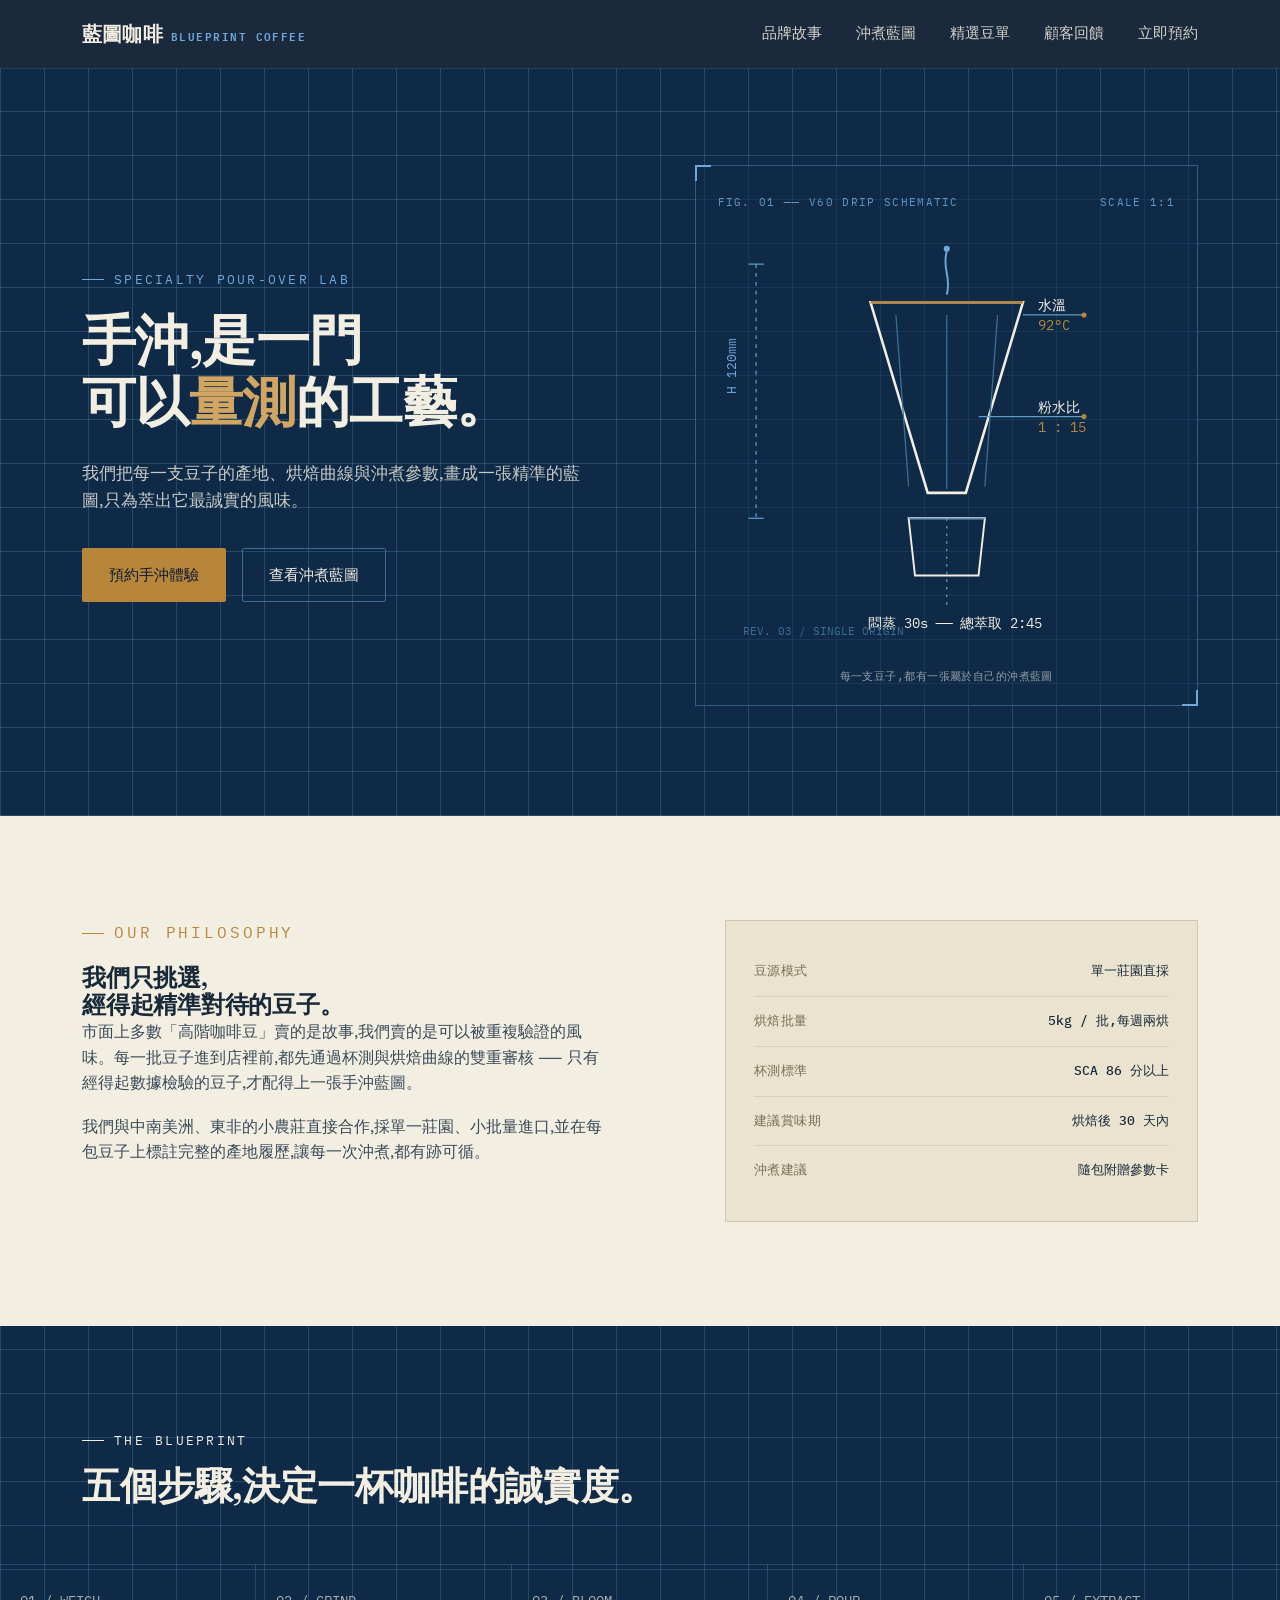
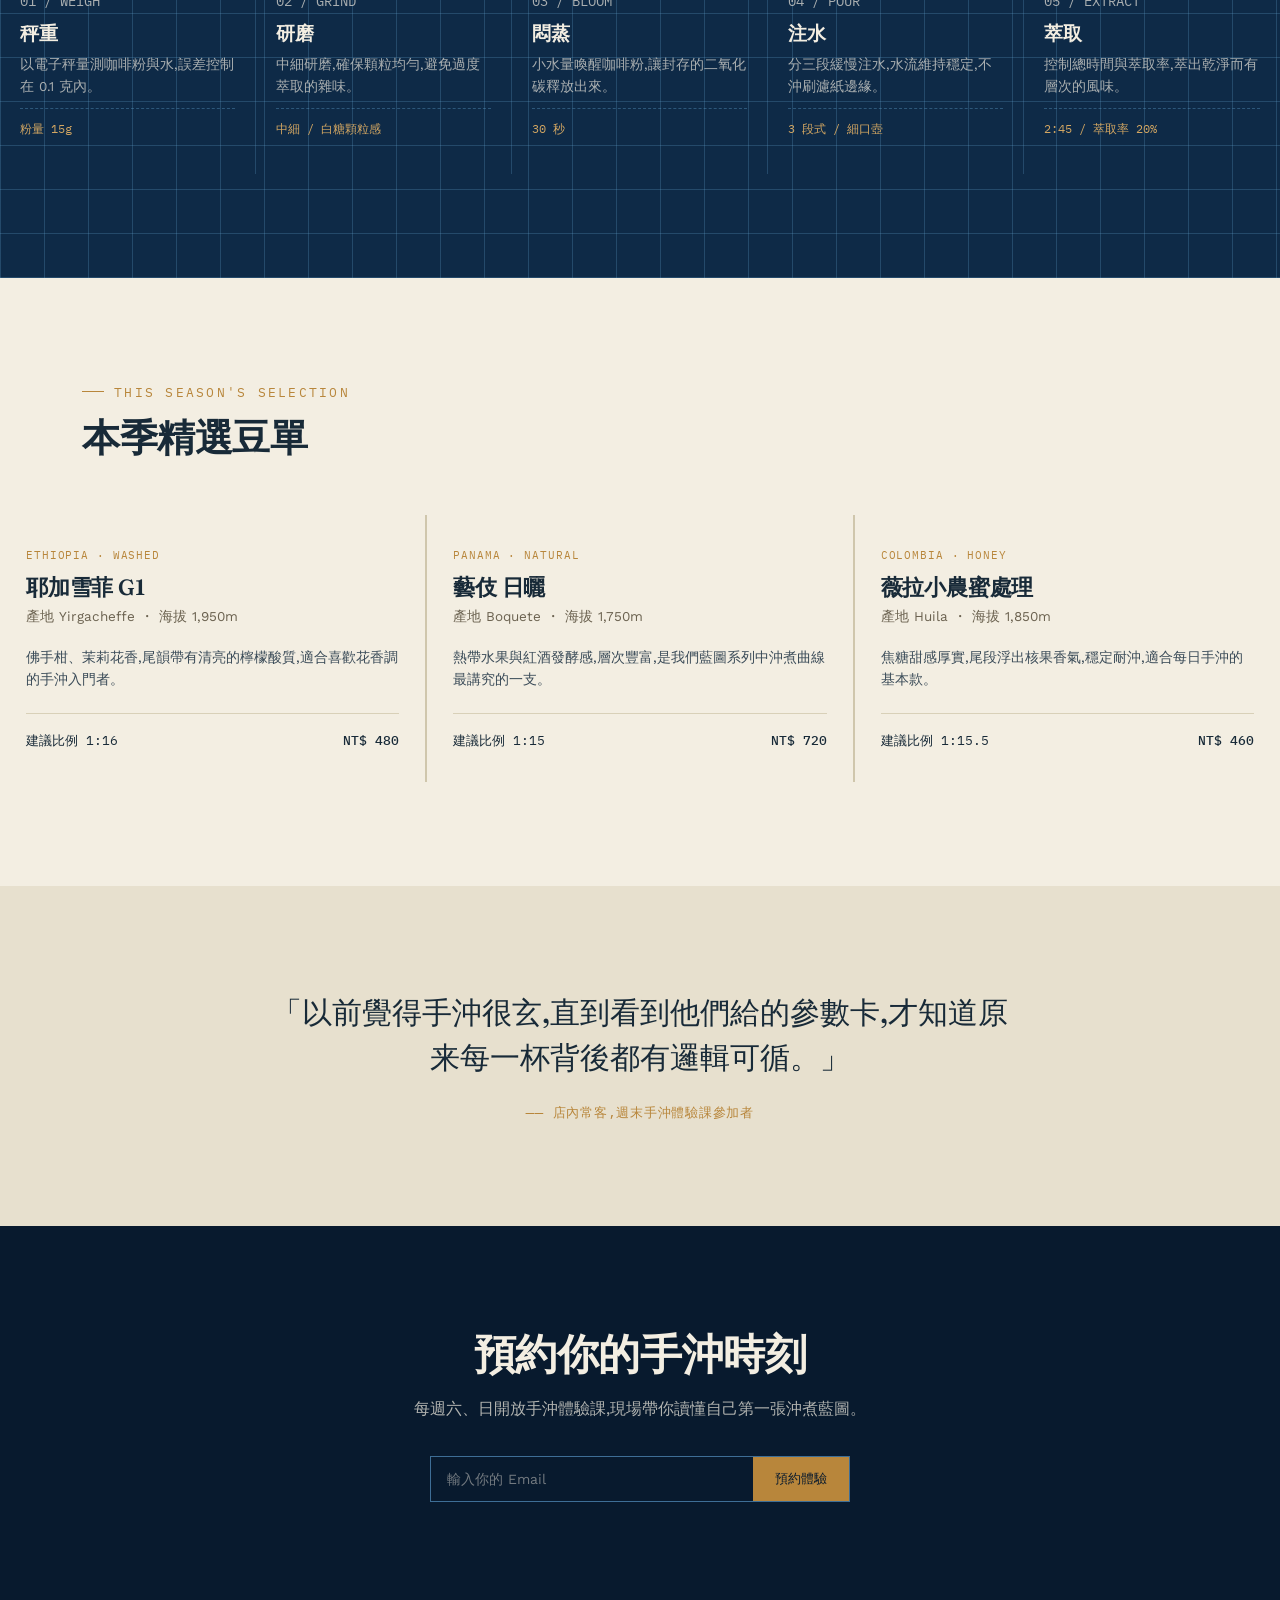
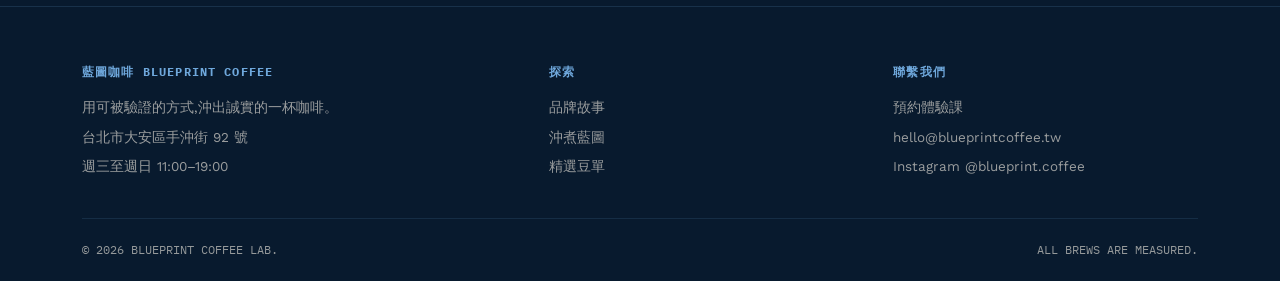
<file: docs/index.html>
<!DOCTYPE html>
<html lang="zh-Hant">
<head>
<meta charset="UTF-8">
<meta name="viewport" content="width=device-width, initial-scale=1.0">
<title>藍圖咖啡 Blueprint Coffee ── 精準手沖,誠實風味</title>
<link rel="preconnect" href="https://fonts.googleapis.com">
<link rel="preconnect" href="https://fonts.gstatic.com" crossorigin>
<link href="https://fonts.googleapis.com/css2?family=Fraunces:opsz,wght@9..144,400;9..144,500;9..144,600;9..144,700&family=Work+Sans:wght@300;400;500;600&family=IBM+Plex+Mono:wght@400;500&display=swap" rel="stylesheet">
<style>
  :root{
    --ink-black:#081A2E;
    --blueprint:#0E2A47;
    --blueprint-line:#3E6E96;
    --blueprint-line-soft:rgba(94,155,197,0.28);
    --paper:#F3EEE2;
    --paper-dim:#E7E0CE;
    --brass:#B8863B;
    --brass-light:#D2A662;
    --sky:#6FA8DC;
    --ink-on-paper:#182A38;
    --max-w:1180px;
  }

  *{margin:0;padding:0;box-sizing:border-box;}
  html{scroll-behavior:smooth;}
  body{
    font-family:'Work Sans', sans-serif;
    background:var(--paper);
    color:var(--ink-on-paper);
    line-height:1.6;
    -webkit-font-smoothing:antialiased;
  }
  a{color:inherit;text-decoration:none;}
  img,svg{display:block;max-width:100%;}
  .container{max-width:var(--max-w);margin:0 auto;padding:0 32px;}
  .eyebrow{
    font-family:'IBM Plex Mono', monospace;
    font-size:12.5px;
    letter-spacing:0.18em;
    text-transform:uppercase;
    display:flex;
    align-items:center;
    gap:10px;
  }
  .eyebrow::before{
    content:"";
    width:22px;height:1px;
    background:currentColor;
    display:inline-block;
  }
  h1,h2,h3{
    font-family:'Fraunces', serif;
    font-weight:600;
    line-height:1.15;
    letter-spacing:-0.01em;
  }
  .btn{
    display:inline-flex;
    align-items:center;
    gap:10px;
    padding:14px 26px;
    border-radius:2px;
    font-family:'Work Sans', sans-serif;
    font-size:15px;
    font-weight:500;
    border:1px solid transparent;
    cursor:pointer;
    transition:transform .25s ease, background .25s ease, border-color .25s ease, color .25s ease;
  }
  .btn:focus-visible{outline:2px solid var(--sky);outline-offset:3px;}
  .btn-primary{background:var(--brass);color:var(--ink-black);}
  .btn-primary:hover{background:var(--brass-light);transform:translateY(-1px);}
  .btn-ghost{border-color:var(--blueprint-line);color:var(--paper);}
  .btn-ghost:hover{border-color:var(--sky);color:var(--sky);}
  .btn-ghost.on-paper{border-color:var(--ink-on-paper);color:var(--ink-on-paper);}
  .btn-ghost.on-paper:hover{border-color:var(--brass);color:var(--brass);}

  /* ---------- NAV ---------- */
  header{
    position:sticky;top:0;z-index:50;
    background:rgba(8,26,46,0.92);
    backdrop-filter:blur(6px);
    border-bottom:1px solid rgba(94,155,197,0.2);
  }
  nav{
    max-width:var(--max-w);margin:0 auto;padding:18px 32px;
    display:flex;align-items:center;justify-content:space-between;
    color:var(--paper);
  }
  .logo{
    font-family:'Fraunces', serif;
    font-size:20px;font-weight:600;letter-spacing:0.01em;
    color:var(--paper);display:flex;align-items:baseline;gap:8px;
  }
  .logo span{
    font-family:'IBM Plex Mono', monospace;
    font-size:10.5px;letter-spacing:0.14em;color:var(--sky);
  }
  .nav-links{display:flex;gap:34px;font-size:14.5px;}
  .nav-links a{opacity:0.85;transition:opacity .2s;}
  .nav-links a:hover{opacity:1;color:var(--sky);}
  .nav-toggle{display:none;background:none;border:none;color:var(--paper);font-size:24px;cursor:pointer;}

  @media (max-width:860px){
    .nav-links{
      position:absolute;top:100%;left:0;right:0;
      background:var(--ink-black);
      flex-direction:column;gap:0;
      max-height:0;overflow:hidden;
      transition:max-height .3s ease;
    }
    .nav-links.open{max-height:320px;}
    .nav-links a{padding:16px 32px;border-top:1px solid rgba(94,155,197,0.15);}
    .nav-toggle{display:block;}
  }

  /* ---------- HERO ---------- */
  .hero{
    background:
      repeating-linear-gradient(0deg, var(--blueprint-line-soft) 0, var(--blueprint-line-soft) 1px, transparent 1px, transparent 44px),
      repeating-linear-gradient(90deg, var(--blueprint-line-soft) 0, var(--blueprint-line-soft) 1px, transparent 1px, transparent 44px),
      var(--blueprint);
    color:var(--paper);
    padding:96px 0 110px;
    position:relative;
    overflow:hidden;
  }
  .hero-grid{
    max-width:var(--max-w);margin:0 auto;padding:0 32px;
    display:grid;grid-template-columns:1.05fr 0.95fr;gap:56px;align-items:center;
  }
  .hero h1{font-size:clamp(34px,4.6vw,54px);margin:20px 0 26px;color:var(--paper);}
  .hero h1 em{font-style:normal;color:var(--brass-light);}
  .hero p.lede{font-size:17px;max-width:46ch;color:rgba(243,238,226,0.82);margin-bottom:34px;}
  .hero-cta{display:flex;gap:16px;flex-wrap:wrap;}
  .hero-eyebrow{color:var(--sky);margin-bottom:6px;}

  .blueprint-plate{
    position:relative;
    border:1px solid rgba(94,155,197,0.45);
    background:rgba(15,42,71,0.55);
    padding:28px 22px 20px;
  }
  .blueprint-plate::before,.blueprint-plate::after,
  .plate-corner-tl,.plate-corner-br{
    content:"";position:absolute;width:14px;height:14px;
    border-color:var(--sky);
  }
  .blueprint-plate::before{top:-1px;left:-1px;border-top:2px solid var(--sky);border-left:2px solid var(--sky);}
  .blueprint-plate::after{bottom:-1px;right:-1px;border-bottom:2px solid var(--sky);border-right:2px solid var(--sky);}
  .plate-label{
    font-family:'IBM Plex Mono', monospace;font-size:11px;letter-spacing:0.12em;
    color:var(--sky);display:flex;justify-content:space-between;margin-bottom:14px;opacity:0.85;
  }
  .plate-caption{
    font-family:'IBM Plex Mono', monospace;font-size:11px;color:rgba(243,238,226,0.6);
    text-align:center;margin-top:10px;letter-spacing:0.04em;
  }

  @media (max-width:900px){
    .hero-grid{grid-template-columns:1fr;}
    .hero{padding:64px 0 76px;}
  }

  /* ---------- SECTION SHARED ---------- */
  section{padding:104px 0;}
  .section-head{max-width:640px;margin-bottom:56px;}
  .section-head h2{font-size:clamp(26px,3.2vw,38px);margin-top:14px;}
  .on-dark{background:var(--ink-black);color:var(--paper);}
  .on-dark .eyebrow{color:var(--sky);}
  .on-paper .eyebrow{color:var(--brass);}

  /* ---------- ABOUT / SPEC SHEET ---------- */
  .about-grid{display:grid;grid-template-columns:1.1fr 0.9fr;gap:64px;align-items:start;}
  .about-grid p{font-size:16px;color:#3a4b58;max-width:52ch;margin-bottom:18px;}
  .spec-sheet{border:1px solid #cfc6ac;background:#EAE3D0;padding:26px 28px;}
  .spec-row{
    display:flex;justify-content:space-between;gap:20px;
    padding:14px 0;border-bottom:1px solid #d8d0b8;
    font-family:'IBM Plex Mono', monospace;font-size:13px;
  }
  .spec-row:last-child{border-bottom:none;}
  .spec-row dt{color:#7a6f52;letter-spacing:0.04em;}
  .spec-row dd{font-weight:500;color:var(--ink-on-paper);text-align:right;}

  @media (max-width:860px){ .about-grid{grid-template-columns:1fr;} }

  /* ---------- PROCESS BLUEPRINT ---------- */
  .process{
    background:
      repeating-linear-gradient(0deg, var(--blueprint-line-soft) 0, var(--blueprint-line-soft) 1px, transparent 1px, transparent 44px),
      repeating-linear-gradient(90deg, var(--blueprint-line-soft) 0, var(--blueprint-line-soft) 1px, transparent 1px, transparent 44px),
      var(--blueprint);
    color:var(--paper);
  }
  .steps{
    display:grid;grid-template-columns:repeat(5,1fr);gap:0;
    border-top:1px solid var(--blueprint-line-soft);
  }
  .step{
    padding:26px 20px;border-right:1px solid var(--blueprint-line-soft);position:relative;
  }
  .step:last-child{border-right:none;}
  .step-index{font-family:'IBM Plex Mono', monospace;font-size:12px;color:var(--sky);margin-bottom:14px;}
  .step h3{font-size:19px;color:var(--paper);margin-bottom:10px;font-weight:600;}
  .step p{font-size:13.5px;color:rgba(243,238,226,0.68);margin-bottom:10px;}
  .step .metric{
    font-family:'IBM Plex Mono', monospace;font-size:12px;color:var(--brass-light);
    border-top:1px dashed rgba(94,155,197,0.4);padding-top:10px;
  }
  @media (max-width:960px){
    .steps{grid-template-columns:1fr 1fr;}
    .step{border-right:1px solid var(--blueprint-line-soft);border-bottom:1px solid var(--blueprint-line-soft);}
    .step:nth-child(2n){border-right:none;}
  }
  @media (max-width:560px){
    .steps{grid-template-columns:1fr;}
    .step{border-right:none;}
  }

  /* ---------- BEANS ---------- */
  .bean-grid{display:grid;grid-template-columns:repeat(3,1fr);gap:2px;background:#cfc6ac;}
  .bean-card{
    background:var(--paper);padding:32px 26px;position:relative;
    display:flex;flex-direction:column;height:100%;
  }
  .bean-tag{
    font-family:'IBM Plex Mono', monospace;font-size:11px;color:var(--brass);
    letter-spacing:0.08em;margin-bottom:10px;
  }
  .bean-card h3{font-size:22px;margin-bottom:6px;}
  .bean-origin{font-size:13.5px;color:#6b6250;margin-bottom:18px;}
  .bean-notes{font-size:14px;color:#3a4b58;margin-bottom:22px;flex-grow:1;}
  .bean-meta{
    display:flex;justify-content:space-between;align-items:center;
    border-top:1px solid #d8d0b8;padding-top:16px;
    font-family:'IBM Plex Mono', monospace;font-size:12.5px;
  }
  .bean-price{color:var(--ink-on-paper);font-weight:500;}
  @media (max-width:900px){ .bean-grid{grid-template-columns:1fr 1fr;} }
  @media (max-width:600px){ .bean-grid{grid-template-columns:1fr;} }

  /* ---------- QUOTE ---------- */
  .quote-section{background:var(--paper-dim);}
  .quote-wrap{max-width:760px;margin:0 auto;text-align:center;}
  blockquote{
    font-family:'Fraunces', serif;font-size:clamp(22px,2.6vw,30px);
    font-weight:500;line-height:1.5;color:var(--ink-on-paper);margin-bottom:22px;
  }
  .quote-attr{font-family:'IBM Plex Mono', monospace;font-size:12.5px;color:var(--brass);letter-spacing:0.06em;}

  /* ---------- CTA / FOOTER ---------- */
  .cta-section{background:var(--ink-black);color:var(--paper);text-align:center;}
  .cta-section h2{font-size:clamp(28px,3.6vw,42px);margin-bottom:18px;}
  .cta-section p{color:rgba(243,238,226,0.72);max-width:48ch;margin:0 auto 34px;}
  .cta-form{
    display:flex;max-width:420px;margin:0 auto;gap:0;border:1px solid var(--blueprint-line);
  }
  .cta-form input{
    flex:1;background:transparent;border:none;padding:14px 16px;
    color:var(--paper);font-family:'Work Sans', sans-serif;font-size:14px;
  }
  .cta-form input::placeholder{color:rgba(243,238,226,0.45);}
  .cta-form input:focus{outline:none;}
  .cta-form button{
    background:var(--brass);color:var(--ink-black);border:none;
    padding:0 22px;font-weight:500;cursor:pointer;font-family:'Work Sans', sans-serif;
    transition:background .2s;
  }
  .cta-form button:hover{background:var(--brass-light);}

  footer{background:var(--ink-black);border-top:1px solid rgba(94,155,197,0.18);color:rgba(243,238,226,0.6);}
  .footer-grid{
    display:grid;grid-template-columns:1.4fr 1fr 1fr;gap:40px;padding:56px 0 32px;
    font-size:13.5px;
  }
  .footer-grid h4{
    font-family:'IBM Plex Mono', monospace;font-size:11.5px;letter-spacing:0.1em;
    color:var(--sky);margin-bottom:16px;text-transform:uppercase;
  }
  .footer-grid p, .footer-grid a{display:block;margin-bottom:8px;color:rgba(243,238,226,0.62);}
  .footer-grid a:hover{color:var(--paper);}
  .footer-bottom{
    border-top:1px solid rgba(94,155,197,0.15);padding:22px 0;
    font-family:'IBM Plex Mono', monospace;font-size:11.5px;
    display:flex;justify-content:space-between;flex-wrap:wrap;gap:10px;
  }
  @media (max-width:700px){ .footer-grid{grid-template-columns:1fr;} }

  /* ---------- REVEAL ---------- */
  .reveal{opacity:0;transform:translateY(18px);transition:opacity .7s ease, transform .7s ease;}
  .reveal.in{opacity:1;transform:translateY(0);}
  @media (prefers-reduced-motion: reduce){
    .reveal{opacity:1;transform:none;transition:none;}
    html{scroll-behavior:auto;}
  }
</style>
</head>
<body>

<header>
  <nav>
    <a href="#top" class="logo">藍圖咖啡<span>BLUEPRINT COFFEE</span></a>
    <button class="nav-toggle" id="navToggle" aria-label="開啟選單" aria-expanded="false">☰</button>
    <div class="nav-links" id="navLinks">
      <a href="#about">品牌故事</a>
      <a href="#process">沖煮藍圖</a>
      <a href="#beans">精選豆單</a>
      <a href="#quote">顧客回饋</a>
      <a href="#cta">立即預約</a>
    </div>
  </nav>
</header>

<section class="hero" id="top">
  <div class="hero-grid">
    <div>
      <p class="eyebrow hero-eyebrow">SPECIALTY POUR-OVER LAB</p>
      <h1>手沖,是一門<br>可以<em>量測</em>的工藝。</h1>
      <p class="lede">我們把每一支豆子的產地、烘焙曲線與沖煮參數,畫成一張精準的藍圖,只為萃出它最誠實的風味。</p>
      <div class="hero-cta">
        <a href="#cta" class="btn btn-primary">預約手沖體驗</a>
        <a href="#process" class="btn btn-ghost">查看沖煮藍圖</a>
      </div>
    </div>

    <div class="blueprint-plate reveal">
      <div class="plate-label"><span>FIG. 01 ── V60 DRIP SCHEMATIC</span><span>SCALE 1:1</span></div>
      <svg viewBox="0 0 360 340" xmlns="http://www.w3.org/2000/svg" role="img" aria-label="V60 手沖濾杯示意圖,標註水溫、粉水比、悶蒸與總萃取時間">
        <!-- dimension lines -->
        <line x1="30" y1="30" x2="30" y2="230" stroke="#5E9BC5" stroke-width="1" stroke-dasharray="3 4"/>
        <line x1="24" y1="30" x2="36" y2="30" stroke="#5E9BC5" stroke-width="1"/>
        <line x1="24" y1="230" x2="36" y2="230" stroke="#5E9BC5" stroke-width="1"/>
        <text x="14" y="132" fill="#6FA8DC" font-size="10" font-family="IBM Plex Mono, monospace" transform="rotate(-90 14 132)">H 120mm</text>

        <!-- dripper cone -->
        <path d="M120 60 L240 60 L195 210 L165 210 Z" fill="none" stroke="#F3EEE2" stroke-width="2"/>
        <path d="M120 60 L240 60" stroke="#B8863B" stroke-width="2"/>
        <!-- ribs -->
        <line x1="140" y1="70" x2="150" y2="205" stroke="#3E6E96" stroke-width="1"/>
        <line x1="180" y1="70" x2="180" y2="207" stroke="#3E6E96" stroke-width="1"/>
        <line x1="220" y1="70" x2="210" y2="205" stroke="#3E6E96" stroke-width="1"/>

        <!-- server -->
        <path d="M150 230 L210 230 L205 275 L155 275 Z" fill="none" stroke="#F3EEE2" stroke-width="1.5"/>
        <line x1="150" y1="230" x2="210" y2="230" stroke="#5E9BC5" stroke-width="1"/>

        <!-- pour line + droplets -->
        <path d="M180 20 C176 34, 184 40, 180 54" stroke="#6FA8DC" stroke-width="1.5" fill="none"/>
        <circle cx="180" cy="18" r="2.4" fill="#6FA8DC"/>

        <!-- annotation callouts -->
        <line x1="240" y1="70" x2="288" y2="70" stroke="#5E9BC5" stroke-width="1"/>
        <circle cx="288" cy="70" r="2" fill="#B8863B"/>
        <text x="252" y="66" fill="#F3EEE2" font-size="11" font-family="IBM Plex Mono, monospace">水溫</text>
        <text x="252" y="82" fill="#B8863B" font-size="11" font-family="IBM Plex Mono, monospace">92°C</text>

        <line x1="205" y1="150" x2="288" y2="150" stroke="#5E9BC5" stroke-width="1"/>
        <circle cx="288" cy="150" r="2" fill="#B8863B"/>
        <text x="252" y="146" fill="#F3EEE2" font-size="11" font-family="IBM Plex Mono, monospace">粉水比</text>
        <text x="252" y="162" fill="#B8863B" font-size="11" font-family="IBM Plex Mono, monospace">1 : 15</text>

        <line x1="180" y1="230" x2="180" y2="300" stroke="#5E9BC5" stroke-width="1" stroke-dasharray="2 4"/>
        <text x="118" y="316" fill="#F3EEE2" font-size="11" font-family="IBM Plex Mono, monospace">悶蒸 30s ── 總萃取 2:45</text>

        <!-- corner tick -->
        <text x="20" y="322" fill="#3E6E96" font-size="9" font-family="IBM Plex Mono, monospace">REV. 03 / SINGLE ORIGIN</text>
      </svg>
      <p class="plate-caption">每一支豆子,都有一張屬於自己的沖煮藍圖</p>
    </div>
  </div>
</section>

<section class="on-paper" id="about">
  <div class="container">
    <div class="about-grid">
      <div class="reveal">
        <p class="eyebrow">OUR PHILOSOPHY</p>
        <h2>我們只挑選,<br>經得起精準對待的豆子。</h2>
        <p>市面上多數「高階咖啡豆」賣的是故事,我們賣的是可以被重複驗證的風味。每一批豆子進到店裡前,都先通過杯測與烘焙曲線的雙重審核 ── 只有經得起數據檢驗的豆子,才配得上一張手沖藍圖。</p>
        <p>我們與中南美洲、東非的小農莊直接合作,採單一莊園、小批量進口,並在每包豆子上標註完整的產地履歷,讓每一次沖煮,都有跡可循。</p>
      </div>
      <dl class="spec-sheet reveal">
        <div class="spec-row"><dt>豆源模式</dt><dd>單一莊園直採</dd></div>
        <div class="spec-row"><dt>烘焙批量</dt><dd>5kg / 批,每週兩烘</dd></div>
        <div class="spec-row"><dt>杯測標準</dt><dd>SCA 86 分以上</dd></div>
        <div class="spec-row"><dt>建議賞味期</dt><dd>烘焙後 30 天內</dd></div>
        <div class="spec-row"><dt>沖煮建議</dt><dd>隨包附贈參數卡</dd></div>
      </dl>
    </div>
  </div>
</section>

<section class="process" id="process">
  <div class="container">
    <div class="section-head reveal">
      <p class="eyebrow">THE BLUEPRINT</p>
      <h2>五個步驟,決定一杯咖啡的誠實度。</h2>
    </div>
  </div>
  <div class="steps reveal">
    <div class="step">
      <p class="step-index">01 / WEIGH</p>
      <h3>秤重</h3>
      <p>以電子秤量測咖啡粉與水,誤差控制在 0.1 克內。</p>
      <p class="metric">粉量 15g</p>
    </div>
    <div class="step">
      <p class="step-index">02 / GRIND</p>
      <h3>研磨</h3>
      <p>中細研磨,確保顆粒均勻,避免過度萃取的雜味。</p>
      <p class="metric">中細 / 白糖顆粒感</p>
    </div>
    <div class="step">
      <p class="step-index">03 / BLOOM</p>
      <h3>悶蒸</h3>
      <p>小水量喚醒咖啡粉,讓封存的二氧化碳釋放出來。</p>
      <p class="metric">30 秒</p>
    </div>
    <div class="step">
      <p class="step-index">04 / POUR</p>
      <h3>注水</h3>
      <p>分三段緩慢注水,水流維持穩定,不沖刷濾紙邊緣。</p>
      <p class="metric">3 段式 / 細口壺</p>
    </div>
    <div class="step">
      <p class="step-index">05 / EXTRACT</p>
      <h3>萃取</h3>
      <p>控制總時間與萃取率,萃出乾淨而有層次的風味。</p>
      <p class="metric">2:45 / 萃取率 20%</p>
    </div>
  </div>
</section>

<section class="on-paper" id="beans">
  <div class="container">
    <div class="section-head reveal">
      <p class="eyebrow">THIS SEASON'S SELECTION</p>
      <h2>本季精選豆單</h2>
    </div>
  </div>
  <div class="bean-grid reveal">
    <div class="bean-card">
      <p class="bean-tag">ETHIOPIA · WASHED</p>
      <h3>耶加雪菲 G1</h3>
      <p class="bean-origin">產地 Yirgacheffe ・ 海拔 1,950m</p>
      <p class="bean-notes">佛手柑、茉莉花香,尾韻帶有清亮的檸檬酸質,適合喜歡花香調的手沖入門者。</p>
      <div class="bean-meta"><span>建議比例 1:16</span><span class="bean-price">NT$ 480</span></div>
    </div>
    <div class="bean-card">
      <p class="bean-tag">PANAMA · NATURAL</p>
      <h3>藝伎 日曬</h3>
      <p class="bean-origin">產地 Boquete ・ 海拔 1,750m</p>
      <p class="bean-notes">熱帶水果與紅酒發酵感,層次豐富,是我們藍圖系列中沖煮曲線最講究的一支。</p>
      <div class="bean-meta"><span>建議比例 1:15</span><span class="bean-price">NT$ 720</span></div>
    </div>
    <div class="bean-card">
      <p class="bean-tag">COLOMBIA · HONEY</p>
      <h3>薇拉小農蜜處理</h3>
      <p class="bean-origin">產地 Huila ・ 海拔 1,850m</p>
      <p class="bean-notes">焦糖甜感厚實,尾段浮出核果香氣,穩定耐沖,適合每日手沖的基本款。</p>
      <div class="bean-meta"><span>建議比例 1:15.5</span><span class="bean-price">NT$ 460</span></div>
    </div>
  </div>
</section>

<section class="quote-section" id="quote">
  <div class="container">
    <div class="quote-wrap reveal">
      <blockquote>「以前覺得手沖很玄,直到看到他們給的參數卡,才知道原来每一杯背後都有邏輯可循。」</blockquote>
      <p class="quote-attr">── 店內常客,週末手沖體驗課參加者</p>
    </div>
  </div>
</section>

<section class="cta-section" id="cta">
  <div class="container">
    <h2 class="reveal">預約你的手沖時刻</h2>
    <p class="reveal">每週六、日開放手沖體驗課,現場帶你讀懂自己第一張沖煮藍圖。</p>
    <form class="cta-form reveal" onsubmit="event.preventDefault(); this.querySelector('button').textContent='已收到,我們會盡快聯繫';">
      <input type="email" placeholder="輸入你的 Email" required aria-label="Email">
      <button type="submit">預約體驗</button>
    </form>
  </div>
</section>

<footer>
  <div class="container">
    <div class="footer-grid">
      <div>
        <h4>藍圖咖啡 BLUEPRINT COFFEE</h4>
        <p>用可被驗證的方式,沖出誠實的一杯咖啡。</p>
        <p>台北市大安區手沖街 92 號</p>
        <p>週三至週日 11:00–19:00</p>
      </div>
      <div>
        <h4>探索</h4>
        <a href="#about">品牌故事</a>
        <a href="#process">沖煮藍圖</a>
        <a href="#beans">精選豆單</a>
      </div>
      <div>
        <h4>聯繫我們</h4>
        <a href="#cta">預約體驗課</a>
        <a href="mailto:hello@blueprintcoffee.tw">hello@blueprintcoffee.tw</a>
        <a href="#top">Instagram @blueprint.coffee</a>
      </div>
    </div>
    <div class="footer-bottom">
      <span>© 2026 BLUEPRINT COFFEE LAB.</span>
      <span>ALL BREWS ARE MEASURED.</span>
    </div>
  </div>
</footer>

<script>
  // mobile nav toggle
  const navToggle = document.getElementById('navToggle');
  const navLinks = document.getElementById('navLinks');
  navToggle.addEventListener('click', () => {
    const isOpen = navLinks.classList.toggle('open');
    navToggle.setAttribute('aria-expanded', isOpen);
  });
  navLinks.querySelectorAll('a').forEach(a => a.addEventListener('click', () => {
    navLinks.classList.remove('open');
    navToggle.setAttribute('aria-expanded', 'false');
  }));

  // scroll reveal
  const prefersReduced = window.matchMedia('(prefers-reduced-motion: reduce)').matches;
  if (!prefersReduced && 'IntersectionObserver' in window) {
    const io = new IntersectionObserver((entries) => {
      entries.forEach(entry => {
        if (entry.isIntersecting) {
          entry.target.classList.add('in');
          io.unobserve(entry.target);
        }
      });
    }, { threshold: 0.15 });
    document.querySelectorAll('.reveal').forEach(el => io.observe(el));
  } else {
    document.querySelectorAll('.reveal').forEach(el => el.classList.add('in'));
  }
</script>

</body>
</html>
</file>
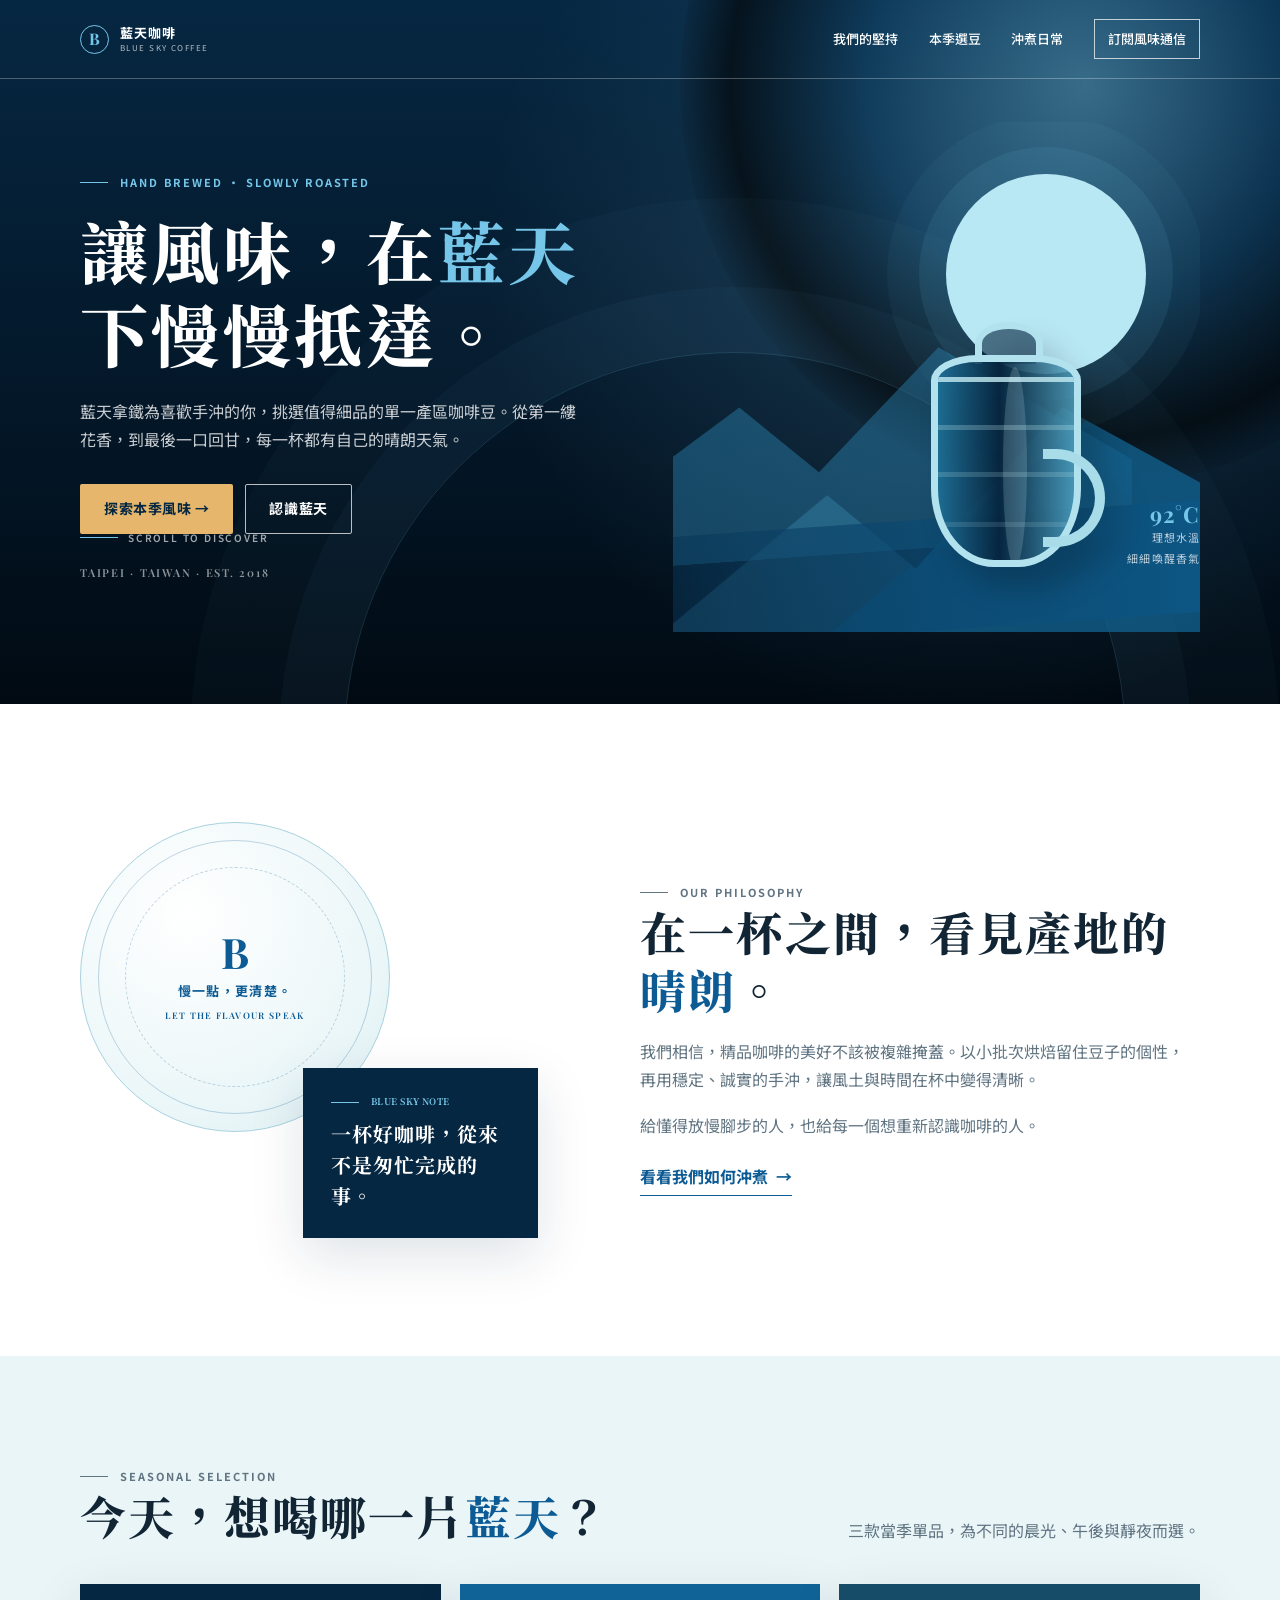
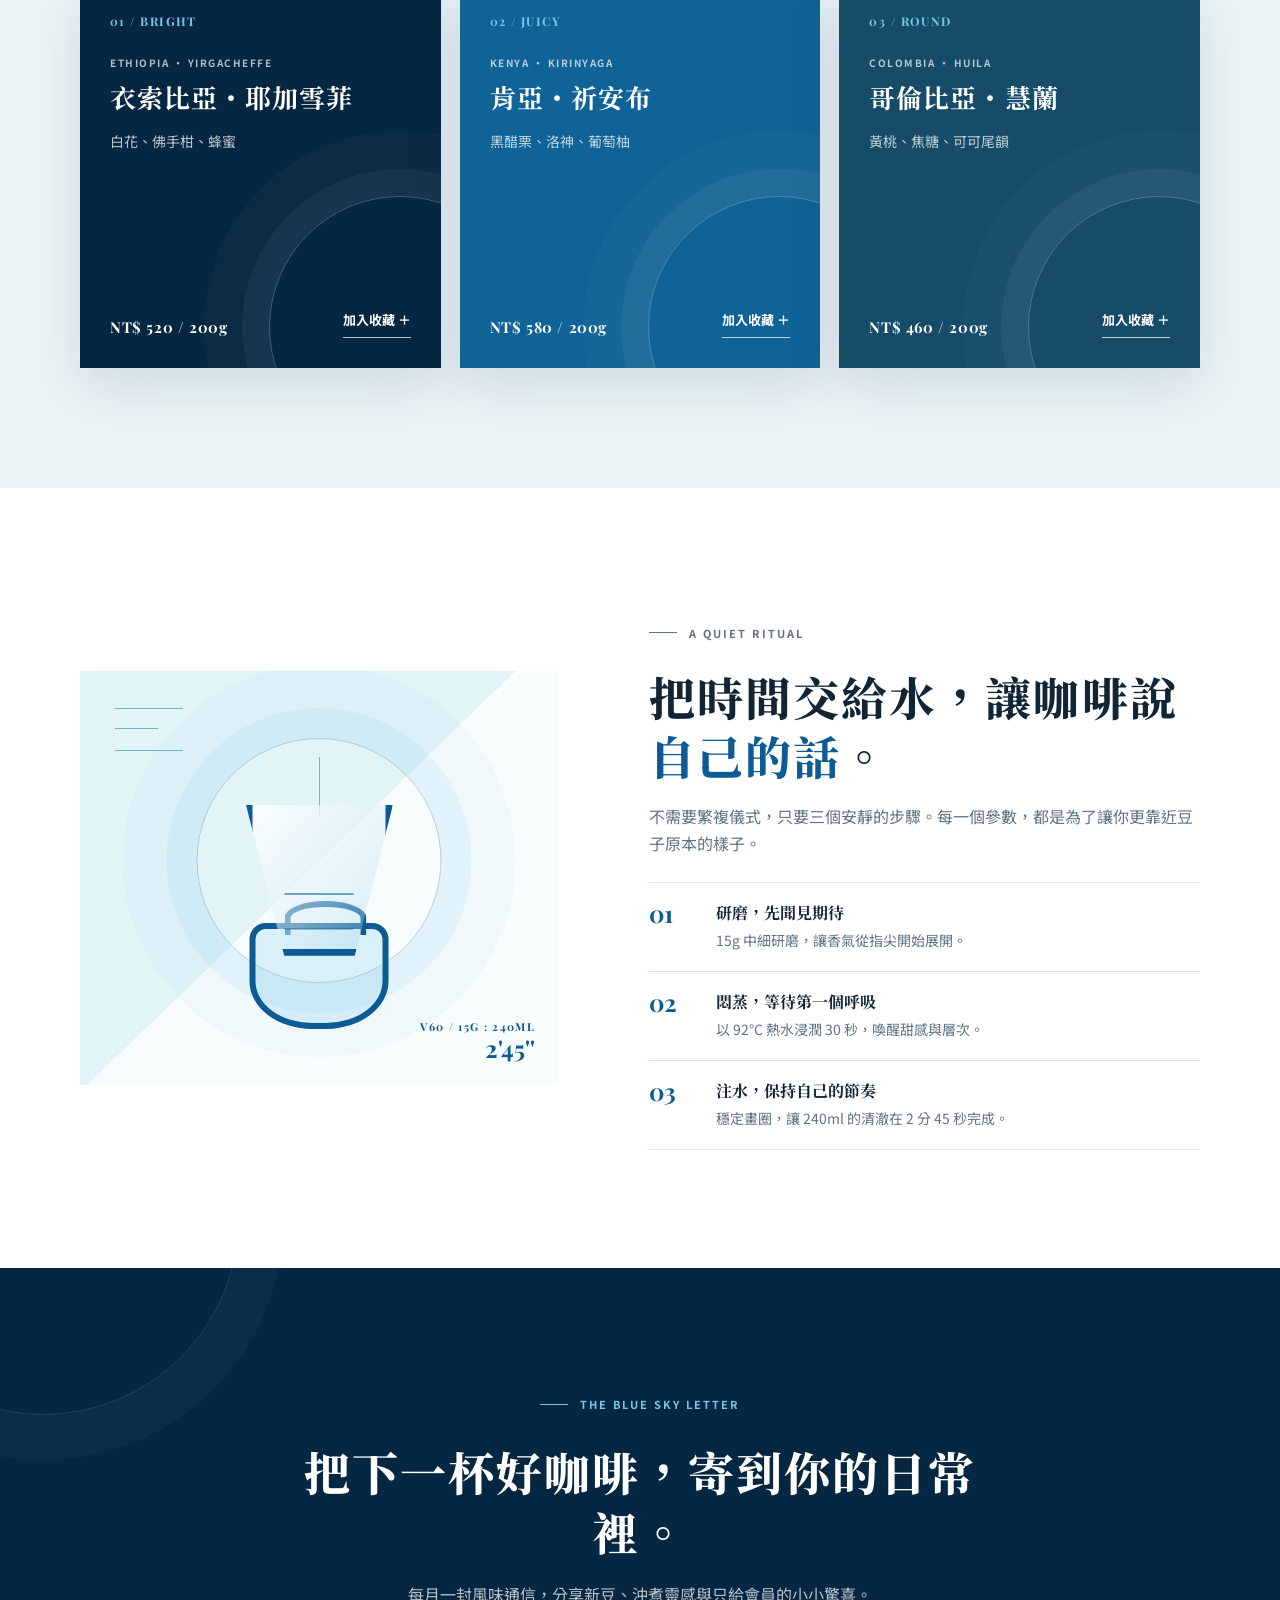
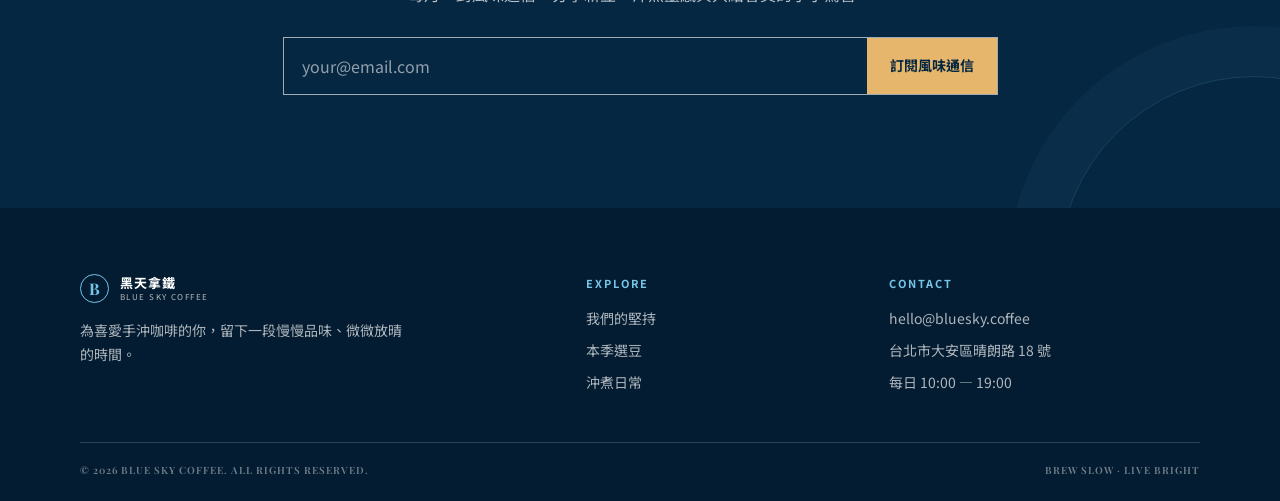
<file: onepage/index.html>
<!doctype html>
<html lang="zh-Hant">
<head>
  <meta charset="UTF-8">
  <meta name="viewport" content="width=device-width, initial-scale=1.0">
  <meta name="description" content="藍天咖啡，為手沖咖啡愛好者挑選當季精品咖啡豆，讓每一杯都清澈、明亮、值得細品。">
  <title>黑天咖啡｜讓風味，慢慢抵達</title>
  <link rel="preconnect" href="https://fonts.googleapis.com">
  <link rel="preconnect" href="https://fonts.gstatic.com" crossorigin>
  <link href="https://fonts.googleapis.com/css2?family=Noto+Sans+TC:wght@400;500;600;700&family=Noto+Serif+TC:wght@600;700;800;900&family=Playfair+Display:wght@600;700&display=swap" rel="stylesheet">
  <style>
    :root {
      --navy: #062742;
      --blue: #0c5b95;
      --sky: #75c6e8;
      --mist: #eaf5f7;
      --cream: #fbfaf6;
      --ink: #122534;
      --muted: #607482;
      --line: #d7e4e8;
      --sand: #e5b66b;
      --shadow: 0 18px 50px rgba(6, 39, 66, .13);
    }

    * { box-sizing: border-box; }
    html { scroll-behavior: smooth; }
    body {
      margin: 0;
      color: var(--ink);
      background: var(--cream);
      font: 16px/1.7 "Noto Sans TC", sans-serif;
      -webkit-font-smoothing: antialiased;
    }
    a { color: inherit; text-decoration: none; }
    button, input { font: inherit; }
    button { cursor: pointer; }
    .wrap { width: min(1120px, calc(100% - 48px)); margin: 0 auto; }
    .eyebrow {
      display: flex;
      align-items: center;
      gap: 12px;
      margin: 0 0 18px;
      color: var(--blue);
      font-size: 11px;
      font-weight: 700;
      letter-spacing: .18em;
    }
    .eyebrow::before { width: 28px; height: 1px; background: currentColor; content: ""; }
    .section-title {
      margin: 0;
      font: 800 clamp(30px, 4vw, 46px)/1.28 "Noto Serif TC", serif;
      letter-spacing: .045em;
    }
    .text-blue { color: var(--blue); }
    .button, .outline-link {
      display: inline-flex;
      min-height: 50px;
      align-items: center;
      justify-content: center;
      padding: 10px 23px;
      border: 1px solid transparent;
      border-radius: 2px;
      font-size: 14px;
      font-weight: 700;
      letter-spacing: .04em;
      transition: transform .25s ease, background-color .25s ease, color .25s ease, border-color .25s ease;
    }
    .button:hover, .outline-link:hover { transform: translateY(-2px); }
    .button--sand { color: var(--navy); background: var(--sand); }
    .button--sand:hover { background: #f1cb8b; }
    .button--dark { color: var(--navy); background: #fff; }
    .outline-link { border-color: rgba(255,255,255,.72); color: #fff; }
    .outline-link:hover { color: var(--navy); background: #fff; }
    :focus-visible { outline: 3px solid var(--sky); outline-offset: 4px; }

    /* Header & hero */
    .site-header { position: absolute; z-index: 20; top: 0; left: 0; width: 100%; border-bottom: 1px solid rgba(255,255,255,.28); }
    .nav { min-height: 78px; display: flex; align-items: center; justify-content: space-between; gap: 20px; }
    .brand { display: inline-flex; align-items: center; gap: 11px; color: #fff; }
    .brand-mark { width: 29px; height: 29px; display: grid; place-items: center; border: 1px solid var(--sky); border-radius: 50%; color: var(--sky); font: 700 16px/1 "Playfair Display", serif; }
    .brand-copy { display: grid; line-height: 1.05; }
    .brand-copy strong { font-size: 13px; letter-spacing: .08em; }
    .brand-copy small { margin-top: 4px; font-size: 8px; letter-spacing: .18em; opacity: .7; }
    .nav-links { display: flex; align-items: center; gap: clamp(16px, 2.4vw, 31px); }
    .nav-links a { position: relative; color: #fff; font-size: 13px; font-weight: 500; white-space: nowrap; }
    .nav-links a:not(.nav-cta)::after { position: absolute; right: 0; bottom: -5px; left: auto; width: 0; height: 1px; background: var(--sky); content: ""; transition: width .25s ease; }
    .nav-links a:not(.nav-cta):hover::after { right: auto; left: 0; width: 100%; }
    .nav-links .nav-cta { padding: 8px 13px; border: 1px solid rgba(255,255,255,.72); }
    .nav-links .nav-cta:hover { color: var(--navy); background: #fff; }
    .menu-toggle { display: none; width: 42px; height: 42px; border: 1px solid rgba(255,255,255,.7); color: #fff; background: transparent; font-size: 23px; line-height: 1; }

    .hero {
      position: relative;
      min-height: 704px;
      overflow: hidden;
      color: #fff;
      background: radial-gradient(circle at 75% 35%, rgba(117,198,232,.18) 0%, transparent 45%),
                  linear-gradient(180deg, var(--navy) 0%, #031525 65%, #010a12 100%);
      isolation: isolate;
    }
    .hero::before {
      position: absolute;
      z-index: -2;
      top: -320px;
      right: -210px;
      width: 810px;
      height: 810px;
      border-radius: 50%;
      background: radial-gradient(circle, rgba(117,198,232,.38), rgba(12,91,149,.18) 38%, rgba(0,0,0,.6) 62%, transparent 72%);
      content: "";
    }
    .hero::after {
      position: absolute;
      z-index: -1;
      right: 12%;
      bottom: -430px;
      width: 780px;
      height: 780px;
      border: 1px solid rgba(117,198,232,.18);
      border-radius: 50%;
      box-shadow: 0 0 0 65px rgba(117,198,232,.035), 0 0 0 154px rgba(117,198,232,.025);
      content: "";
    }
    .hero-grid { min-height: 704px; display: grid; grid-template-columns: 1.02fr .98fr; gap: 45px; align-items: center; padding: 122px 0 72px; }
    .hero-copy { position: relative; z-index: 2; }
    .hero .eyebrow { color: var(--sky); }
    .hero h1 { max-width: 650px; margin: 0 0 23px; font: 800 clamp(42px, 5.5vw, 68px)/1.22 "Noto Serif TC", serif; letter-spacing: .05em; }
    .hero h1 span { color: var(--sky); }
    .hero-lede { max-width: 500px; margin: 0; color: rgba(255,255,255,.79); font-size: 16px; }
    .hero-actions { display: flex; flex-wrap: wrap; gap: 12px; margin-top: 31px; }
    .hero-note { margin: 31px 0 0; color: rgba(255,255,255,.55); font: 600 11px/1.5 "Playfair Display", serif; letter-spacing: .16em; }
    .scroll-cue { position: absolute; bottom: 35px; left: 0; display: flex; align-items: center; gap: 10px; color: rgba(255,255,255,.63); font-size: 10px; font-weight: 600; letter-spacing: .18em; }
    .scroll-cue::before { width: 38px; height: 1px; background: var(--sky); content: ""; }

    .hero-art { position: relative; align-self: stretch; min-height: 470px; overflow: hidden; }
    .hero-art .sun { position: absolute; top: 52px; right: 54px; width: clamp(138px, 18vw, 200px); aspect-ratio: 1; border-radius: 50%; background: #b9e8f5; box-shadow: 0 0 0 27px rgba(117,198,232,.09), 0 0 0 59px rgba(117,198,232,.045); }
    .mountain { position: absolute; right: -11%; bottom: 6px; width: 116%; height: 260px; transform: skewY(-9deg); transform-origin: right bottom; background: linear-gradient(146deg, transparent 0 27%, rgba(61,145,184,.36) 27.3% 48%, rgba(17,97,143,.77) 48.3%); clip-path: polygon(0 62%, 28% 20%, 44% 57%, 68% 4%, 100% 57%, 100% 100%, 0 100%); }
    .mountain--back { right: 13%; bottom: 98px; width: 108%; height: 220px; opacity: .46; transform: skewY(-4deg); background: #2a81ae; clip-path: polygon(0 84%, 31% 30%, 45% 62%, 66% 9%, 100% 66%, 100% 100%, 0 100%); }
    .horizon { position: absolute; right: -4%; bottom: 0; width: 116%; height: 112px; background: linear-gradient(90deg, rgba(7,45,75,.5), #0d5684); transform: skewY(-4deg); }
    .coffee-vessel { position: absolute; z-index: 4; right: 18%; bottom: 36px; width: 192px; height: 274px; filter: drop-shadow(18px 22px 14px rgba(0,0,0,.22)); }
    .vessel-neck { position: absolute; top: 0; left: 62px; width: 68px; height: 42px; border: 7px solid #b3e2ef; border-bottom: 0; border-radius: 50% 50% 0 0; background: rgba(6,39,66,.62); }
    .vessel-body { position: absolute; top: 33px; left: 18px; width: 150px; height: 212px; border: 7px solid #b3e2ef; border-radius: 31% 31% 42% 42% / 12% 12% 37% 37%; background: linear-gradient(90deg, rgba(30,112,151,.9), rgba(5,35,60,.9) 45%, rgba(83,167,198,.8)); overflow: hidden; }
    .vessel-body::before { position: absolute; top: 15px; left: 0; width: 100%; height: 5px; background: rgba(197,237,244,.8); box-shadow: 0 48px rgba(197,237,244,.25), 0 95px rgba(197,237,244,.18), 0 145px rgba(197,237,244,.13); content: ""; }
    .vessel-body::after { position: absolute; top: 5px; left: 48%; width: 24px; height: 200px; border-radius: 50%; background: rgba(218,247,251,.17); content: ""; }
    .vessel-handle { position: absolute; right: 0; bottom: 49px; width: 62px; height: 98px; border: 10px solid #a9dce9; border-left: 0; border-radius: 0 53px 53px 0; }
    .art-label { position: absolute; z-index: 5; right: 0; bottom: 64px; display: grid; gap: 3px; color: rgba(255,255,255,.73); font-size: 11px; letter-spacing: .1em; text-align: right; }
    .art-label strong { color: var(--sky); font: 700 22px/1 "Playfair Display", serif; }

    /* Story */
    .story { padding: 118px 0; background: #fff; }
    .story-grid { display: grid; grid-template-columns: .9fr 1.1fr; gap: clamp(45px, 8vw, 105px); align-items: center; }
    .story-visual { position: relative; min-height: 416px; }
    .seal { position: absolute; top: 0; left: 0; width: 310px; height: 310px; display: grid; place-items: center; border: 1px solid #a8d2df; border-radius: 50%; color: var(--blue); background: radial-gradient(circle at 35% 30%, #fff 0, #eaf6f8 68%, #d9edf1 100%); }
    .seal::before, .seal::after { position: absolute; border: 1px solid rgba(12,91,149,.25); border-radius: 50%; content: ""; }
    .seal::before { inset: 17px; }
    .seal::after { inset: 44px; border-style: dashed; }
    .seal-inner { position: relative; z-index: 1; display: grid; gap: 7px; text-align: center; }
    .seal-inner b { font: 700 42px/1 "Playfair Display", serif; }
    .seal-inner span { font-size: 13px; font-weight: 700; letter-spacing: .1em; }
    .seal-inner small { font: 600 9px/1.5 "Playfair Display", serif; letter-spacing: .15em; }
    .blue-note { position: absolute; right: 0; bottom: 0; width: 235px; padding: 27px 28px; color: #fff; background: var(--navy); box-shadow: var(--shadow); }
    .blue-note .eyebrow { margin-bottom: 9px; color: var(--sky); font-size: 9px; }
    .blue-note p { margin: 0; font: 700 20px/1.55 "Noto Serif TC", serif; letter-spacing: .05em; }
    .story-copy p { margin: 19px 0 0; color: var(--muted); }
    .inline-link { display: inline-flex; align-items: center; gap: 8px; margin-top: 24px; padding-bottom: 5px; border-bottom: 1px solid var(--blue); color: var(--blue); font-weight: 700; }
    .inline-link:hover { color: var(--navy); }

    /* Coffee collection */
    .coffee { padding: 111px 0 120px; background: var(--mist); }
    .section-heading { display: flex; align-items: end; justify-content: space-between; gap: 40px; margin-bottom: 39px; }
    .section-heading p { max-width: 370px; margin: 0; color: var(--muted); }
    .coffee-grid { display: grid; grid-template-columns: repeat(3, 1fr); gap: 19px; }
    .coffee-card { position: relative; min-height: 384px; display: flex; flex-direction: column; overflow: hidden; padding: 30px; color: #fff; background: var(--navy); box-shadow: var(--shadow); }
    .coffee-card:nth-child(2) { background: #106396; }
    .coffee-card:nth-child(3) { background: #164c68; }
    .coffee-card::after { position: absolute; right: -90px; bottom: -90px; width: 260px; height: 260px; border: 1px solid rgba(255,255,255,.24); border-radius: 50%; box-shadow: 0 0 0 27px rgba(255,255,255,.045), 0 0 0 65px rgba(255,255,255,.025); content: ""; }
    .card-top, .coffee-card h3, .flavour, .card-footer { position: relative; z-index: 1; }
    .card-top { color: var(--sky); font: 700 12px/1.3 "Playfair Display", serif; letter-spacing: .12em; }
    .origin { margin: 25px 0 8px; color: rgba(255,255,255,.69); font-size: 10px; font-weight: 700; letter-spacing: .15em; }
    .coffee-card h3 { margin: 0; font: 700 26px/1.38 "Noto Serif TC", serif; letter-spacing: .04em; }
    .flavour { margin: 15px 0 0; color: rgba(255,255,255,.73); font-size: 14px; }
    .card-footer { display: flex; align-items: end; justify-content: space-between; gap: 14px; margin-top: auto; }
    .price { font: 700 15px/1.3 "Playfair Display", serif; letter-spacing: .04em; }
    .save-coffee { padding: 0 0 5px; border: 0; border-bottom: 1px solid rgba(255,255,255,.72); color: #fff; background: transparent; font-size: 13px; font-weight: 700; white-space: nowrap; transition: color .2s, border-color .2s; }
    .save-coffee:hover { border-color: var(--sand); color: var(--sand); }

    /* Brew */
    .brew { padding: 118px 0; background: #fff; }
    .brew-grid { display: grid; grid-template-columns: .93fr 1.07fr; gap: clamp(42px, 8vw, 90px); align-items: center; }
    .brew-art { position: relative; height: 414px; overflow: hidden; background: linear-gradient(136deg, #e3f4f7 0 48%, #f8fcfc 48% 100%); }
    .brew-art::before { position: absolute; top: 37px; left: 35px; width: 68px; height: 41px; border-top: 1px solid #6cb4ce; border-bottom: 1px solid #6cb4ce; content: ""; }
    .brew-art::after { position: absolute; top: 57px; left: 35px; width: 43px; border-top: 1px solid #6cb4ce; content: ""; }
    .water-rings { position: absolute; top: 67px; left: 50%; width: 245px; height: 245px; border: 1px solid rgba(12,91,149,.27); border-radius: 50%; transform: translateX(-50%); box-shadow: 0 0 0 30px rgba(117,198,232,.12), 0 0 0 74px rgba(117,198,232,.065); }
    .water-rings::before { position: absolute; top: 18px; left: 50%; width: 1px; height: 58px; background: #6bb8d1; content: ""; transform: translateX(-50%); }
    .dripper { position: absolute; z-index: 2; top: 134px; left: 50%; width: 147px; height: 151px; border: 7px solid var(--blue); border-top: 0; background: linear-gradient(130deg, rgba(255,255,255,.85), rgba(117,198,232,.25)); clip-path: polygon(0 0, 100% 0, 74% 100%, 26% 100%); transform: translateX(-50%); }
    .dripper::after { position: absolute; right: 32px; bottom: 19px; left: 32px; height: 33px; border-top: 2px solid rgba(12,91,149,.55); border-bottom: 2px solid rgba(12,91,149,.35); content: ""; }
    .carafe { position: absolute; z-index: 1; bottom: 56px; left: 50%; width: 139px; height: 106px; border: 6px solid var(--blue); border-radius: 16px 16px 45% 45%; background: rgba(117,198,232,.23); transform: translateX(-50%); }
    .carafe::before { position: absolute; top: -28px; left: 29px; width: 70px; height: 28px; border: 6px solid var(--blue); border-bottom: 0; border-radius: 50% 50% 0 0; content: ""; }
    .brew-caption { position: absolute; right: 24px; bottom: 19px; color: var(--blue); text-align: right; }
    .brew-caption span { display: block; font: 700 11px/1.5 "Playfair Display", serif; letter-spacing: .12em; }
    .brew-caption strong { font: 700 24px/1.1 "Playfair Display", serif; }
    .brew-copy > p { margin: 18px 0 25px; color: var(--muted); }
    .brew-steps { border-top: 1px solid var(--line); }
    .brew-step { display: grid; grid-template-columns: 52px 1fr; gap: 15px; padding: 18px 0; border-bottom: 1px solid var(--line); }
    .step-number { color: var(--blue); font: 700 24px/1 "Playfair Display", serif; }
    .brew-step h3 { margin: 0; font: 700 16px/1.5 "Noto Serif TC", serif; }
    .brew-step p { margin: 4px 0 0; color: var(--muted); font-size: 14px; }

    /* Subscribe and footer */
    .visit { position: relative; overflow: hidden; padding: 108px 0 113px; color: #fff; text-align: center; background: var(--navy); }
    .visit::before, .visit::after { position: absolute; width: 390px; height: 390px; border: 1px solid rgba(117,198,232,.17); border-radius: 50%; content: ""; }
    .visit::before { top: -245px; left: -153px; box-shadow: 0 0 0 45px rgba(117,198,232,.035); }
    .visit::after { right: -170px; bottom: -260px; box-shadow: 0 0 0 50px rgba(117,198,232,.035); }
    .visit .wrap { position: relative; z-index: 1; max-width: 715px; }
    .visit .eyebrow { justify-content: center; color: var(--sky); }
    .visit h2 { margin: 0; font: 800 clamp(30px, 4vw, 46px)/1.3 "Noto Serif TC", serif; letter-spacing: .045em; }
    .visit p { max-width: 510px; margin: 19px auto 29px; color: rgba(255,255,255,.72); }
    .subscribe-form { display: flex; min-height: 58px; border: 1px solid rgba(255,255,255,.62); }
    .subscribe-form input { min-width: 0; flex: 1; padding: 0 18px; border: 0; color: #fff; outline: none; background: transparent; }
    .subscribe-form input::placeholder { color: rgba(255,255,255,.56); }
    .subscribe-form button { padding: 0 23px; border: 0; color: var(--navy); background: var(--sand); font-size: 14px; font-weight: 700; white-space: nowrap; transition: background .2s; }
    .subscribe-form button:hover { background: #f1cb8b; }
    .site-footer { padding: 66px 0 23px; color: rgba(255,255,255,.68); background: #031c31; }
    .footer-grid { display: grid; grid-template-columns: 1.45fr .8fr 1fr; gap: 55px; padding-bottom: 48px; }
    .footer-brand .brand { margin-bottom: 16px; }
    .footer-brand p { max-width: 330px; margin: 0; font-size: 14px; }
    .footer-title { margin: 0 0 14px; color: var(--sky); font-size: 11px; font-weight: 700; letter-spacing: .18em; text-transform: uppercase; }
    .footer-links { display: grid; gap: 8px; font-size: 14px; }
    .footer-links a:hover { color: var(--sky); }
    .footer-links address { font-style: normal; }
    .footer-bottom { display: flex; justify-content: space-between; gap: 20px; padding-top: 20px; border-top: 1px solid rgba(255,255,255,.17); color: rgba(255,255,255,.44); font: 600 10px/1.5 "Playfair Display", serif; letter-spacing: .1em; }

    .toast { position: fixed; z-index: 50; right: 22px; bottom: 22px; max-width: min(370px, calc(100vw - 44px)); padding: 14px 18px; border-left: 3px solid var(--sand); color: #fff; background: var(--navy); box-shadow: var(--shadow); font-size: 14px; opacity: 0; pointer-events: none; transform: translateY(12px); transition: opacity .25s ease, transform .25s ease; }
    .toast.show { opacity: 1; transform: translateY(0); }
    .reveal { opacity: 0; transform: translateY(18px); transition: opacity .65s ease, transform .65s ease; }
    .reveal.visible { opacity: 1; transform: translateY(0); }

    @media (max-width: 820px) {
      .menu-toggle { display: grid; place-items: center; }
      .nav { position: relative; }
      .nav-links { position: absolute; top: 78px; right: -24px; left: -24px; max-height: 0; display: grid; gap: 0; overflow: hidden; background: #05233c; transition: max-height .35s ease; }
      .nav-links.open { max-height: 300px; border-top: 1px solid rgba(255,255,255,.16); }
      .nav-links a { display: block; padding: 13px 24px; }
      .nav-links .nav-cta { margin: 5px 24px 15px; padding: 10px 13px; text-align: center; }
      .hero { min-height: 710px; }
      .hero-grid { min-height: 710px; grid-template-columns: 1fr; gap: 0; padding: 118px 0 43px; }
      .hero-art { min-height: 276px; margin-top: -9px; }
      .hero-art .sun { top: 19px; right: 20%; width: 130px; }
      .mountain { height: 180px; }
      .mountain--back { bottom: 69px; height: 150px; }
      .coffee-vessel { right: 17%; bottom: -12px; transform: scale(.72); transform-origin: bottom right; }
      .art-label { display: none; }
      .scroll-cue { display: none; }
      .story-grid, .brew-grid { grid-template-columns: 1fr; }
      .story-visual { max-width: 525px; width: 100%; min-height: 400px; }
      .coffee-grid { grid-template-columns: repeat(2, 1fr); }
      .coffee-card:nth-child(3) { grid-column: span 2; }
      .footer-grid { grid-template-columns: 1fr 1fr; }
      .footer-brand { grid-column: 1 / -1; }
    }
    @media (max-width: 560px) {
      .wrap { width: calc(100% - 34px); }
      .nav-links { right: -17px; left: -17px; }
      .hero { min-height: 680px; }
      .hero-grid { min-height: 680px; padding-top: 106px; }
      .hero h1 { font-size: 40px; }
      .hero-lede { font-size: 14px; }
      .hero-actions { gap: 9px; margin-top: 24px; }
      .hero-actions .button, .hero-actions .outline-link { min-height: 46px; padding: 8px 15px; font-size: 13px; }
      .hero-note { margin-top: 21px; }
      .hero-art { min-height: 219px; }
      .hero-art .sun { width: 92px; }
      .coffee-vessel { right: 5%; bottom: -48px; transform: scale(.57); }
      .story, .coffee, .brew { padding: 76px 0; }
      .seal { width: 245px; height: 245px; }
      .seal-inner b { font-size: 35px; }
      .story-visual { min-height: 347px; }
      .blue-note { width: 185px; padding: 20px; }
      .blue-note p { font-size: 16px; }
      .section-heading { display: block; margin-bottom: 28px; }
      .section-heading p { margin-top: 14px; font-size: 14px; }
      .coffee-grid { grid-template-columns: 1fr; }
      .coffee-card, .coffee-card:nth-child(3) { min-height: 330px; grid-column: auto; }
      .coffee-card { padding: 25px; }
      .brew-art { height: 310px; }
      .water-rings { top: 45px; width: 178px; height: 178px; box-shadow: 0 0 0 23px rgba(117,198,232,.12), 0 0 0 53px rgba(117,198,232,.065); }
      .dripper { top: 95px; transform: translateX(-50%) scale(.75); }
      .carafe { bottom: 37px; transform: translateX(-50%) scale(.75); }
      .visit { padding: 76px 0; }
      .subscribe-form { display: grid; gap: 0; border: 0; }
      .subscribe-form input { min-height: 54px; border: 1px solid rgba(255,255,255,.62); }
      .subscribe-form button { min-height: 54px; margin-top: 10px; }
      .footer-grid { grid-template-columns: 1fr; gap: 33px; }
      .footer-brand { grid-column: auto; }
      .footer-bottom { display: grid; gap: 8px; }
    }
    @media (prefers-reduced-motion: reduce) {
      html { scroll-behavior: auto; }
      *, *::before, *::after { transition-duration: .01ms !important; animation-duration: .01ms !important; animation-iteration-count: 1 !important; }
      .reveal { opacity: 1; transform: none; }
    }
  </style>
</head>
<body>
  <header class="site-header" id="top">
    <nav class="nav wrap" aria-label="主要導覽">
      <a class="brand" href="#top" aria-label="回到藍天咖啡首頁">
        <span class="brand-mark" aria-hidden="true">B</span>
        <span class="brand-copy"><strong>藍天咖啡</strong><small>BLUE SKY COFFEE</small></span>
      </a>
      <button class="menu-toggle" type="button" aria-controls="navLinks" aria-expanded="false" aria-label="開啟導覽選單">☰</button>
      <div class="nav-links" id="navLinks">
        <a href="#story">我們的堅持</a>
        <a href="#coffee">本季選豆</a>
        <a href="#brew">沖煮日常</a>
        <a class="nav-cta" href="#visit">訂閱風味通信</a>
      </div>
    </nav>
  </header>

  <main>
    <section class="hero" aria-labelledby="heroTitle">
      <div class="wrap hero-grid">
        <div class="hero-copy">
          <p class="eyebrow">HAND BREWED · SLOWLY ROASTED</p>
          <h1 id="heroTitle">讓風味，在<span>藍天</span>下慢慢抵達。</h1>
          <p class="hero-lede">藍天拿鐵為喜歡手沖的你，挑選值得細品的單一產區咖啡豆。從第一縷花香，到最後一口回甘，每一杯都有自己的晴朗天氣。</p>
          <div class="hero-actions">
            <a class="button button--sand" href="#coffee">探索本季風味 →</a>
            <a class="outline-link" href="#story">認識藍天</a>
          </div>
          <p class="hero-note">TAIPEI · TAIWAN · EST. 2018</p>
          <span class="scroll-cue">SCROLL TO DISCOVER</span>
        </div>
        <div class="hero-art" aria-hidden="true">
          <div class="sun"></div>
          <div class="mountain mountain--back"></div>
          <div class="mountain"></div>
          <div class="horizon"></div>
          <div class="coffee-vessel"><div class="vessel-neck"></div><div class="vessel-body"></div><div class="vessel-handle"></div></div>
          <div class="art-label"><strong>92°C</strong><span>理想水溫</span><span>細細喚醒香氣</span></div>
        </div>
      </div>
    </section>

    <section class="story" id="story" aria-labelledby="storyTitle">
      <div class="wrap story-grid">
        <div class="story-visual reveal" aria-hidden="true">
          <div class="seal"><div class="seal-inner"><b>B</b><span>慢一點，更清楚。</span><small>LET THE FLAVOUR SPEAK</small></div></div>
          <aside class="blue-note"><p class="eyebrow">BLUE SKY NOTE</p><p>一杯好咖啡，從來不是匆忙完成的事。</p></aside>
        </div>
        <div class="story-copy reveal">
          <p class="eyebrow">OUR PHILOSOPHY</p>
          <h2 class="section-title" id="storyTitle">在一杯之間，看見產地的<span class="text-blue">晴朗</span>。</h2>
          <p>我們相信，精品咖啡的美好不該被複雜掩蓋。以小批次烘焙留住豆子的個性，再用穩定、誠實的手沖，讓風土與時間在杯中變得清晰。</p>
          <p>給懂得放慢腳步的人，也給每一個想重新認識咖啡的人。</p>
          <a class="inline-link" href="#brew">看看我們如何沖煮 <span aria-hidden="true">→</span></a>
        </div>
      </div>
    </section>

    <section class="coffee" id="coffee" aria-labelledby="coffeeTitle">
      <div class="wrap">
        <div class="section-heading reveal">
          <div><p class="eyebrow">SEASONAL SELECTION</p><h2 class="section-title" id="coffeeTitle">今天，想喝哪一片<span class="text-blue">藍天</span>？</h2></div>
          <p>三款當季單品，為不同的晨光、午後與靜夜而選。</p>
        </div>
        <div class="coffee-grid">
          <article class="coffee-card reveal">
            <div class="card-top">01 / BRIGHT</div><p class="origin">ETHIOPIA · YIRGACHEFFE</p><h3>衣索比亞・耶加雪菲</h3><p class="flavour">白花、佛手柑、蜂蜜</p>
            <div class="card-footer"><span class="price">NT$ 520 / 200g</span><button class="save-coffee" type="button" data-coffee="衣索比亞・耶加雪菲">加入收藏 ＋</button></div>
          </article>
          <article class="coffee-card reveal">
            <div class="card-top">02 / JUICY</div><p class="origin">KENYA · KIRINYAGA</p><h3>肯亞・祈安布</h3><p class="flavour">黑醋栗、洛神、葡萄柚</p>
            <div class="card-footer"><span class="price">NT$ 580 / 200g</span><button class="save-coffee" type="button" data-coffee="肯亞・祈安布">加入收藏 ＋</button></div>
          </article>
          <article class="coffee-card reveal">
            <div class="card-top">03 / ROUND</div><p class="origin">COLOMBIA · HUILA</p><h3>哥倫比亞・慧蘭</h3><p class="flavour">黃桃、焦糖、可可尾韻</p>
            <div class="card-footer"><span class="price">NT$ 460 / 200g</span><button class="save-coffee" type="button" data-coffee="哥倫比亞・慧蘭">加入收藏 ＋</button></div>
          </article>
        </div>
      </div>
    </section>

    <section class="brew" id="brew" aria-labelledby="brewTitle">
      <div class="wrap brew-grid">
        <div class="brew-art reveal" aria-hidden="true"><div class="water-rings"></div><div class="dripper"></div><div class="carafe"></div><div class="brew-caption"><span>V60 / 15G : 240ML</span><strong>2'45''</strong></div></div>
        <div class="brew-copy reveal">
          <p class="eyebrow">A QUIET RITUAL</p>
          <h2 class="section-title" id="brewTitle">把時間交給水，讓咖啡說<span class="text-blue">自己的話</span>。</h2>
          <p>不需要繁複儀式，只要三個安靜的步驟。每一個參數，都是為了讓你更靠近豆子原本的樣子。</p>
          <div class="brew-steps">
            <div class="brew-step"><span class="step-number">01</span><div><h3>研磨，先聞見期待</h3><p>15g 中細研磨，讓香氣從指尖開始展開。</p></div></div>
            <div class="brew-step"><span class="step-number">02</span><div><h3>悶蒸，等待第一個呼吸</h3><p>以 92°C 熱水浸潤 30 秒，喚醒甜感與層次。</p></div></div>
            <div class="brew-step"><span class="step-number">03</span><div><h3>注水，保持自己的節奏</h3><p>穩定畫圈，讓 240ml 的清澈在 2 分 45 秒完成。</p></div></div>
          </div>
        </div>
      </div>
    </section>

    <section class="visit" id="visit" aria-labelledby="visitTitle">
      <div class="wrap reveal">
        <p class="eyebrow">THE BLUE SKY LETTER</p>
        <h2 id="visitTitle">把下一杯好咖啡，寄到你的日常裡。</h2>
        <p>每月一封風味通信，分享新豆、沖煮靈感與只給會員的小小驚喜。</p>
        <form class="subscribe-form" id="subscribeForm">
          <input type="email" aria-label="電子郵件地址" placeholder="your@email.com" required>
          <button type="submit">訂閱風味通信</button>
        </form>
      </div>
    </section>
  </main>

  <footer class="site-footer">
    <div class="wrap footer-grid">
      <div class="footer-brand"><a class="brand" href="#top" aria-label="回到藍天咖啡首頁"><span class="brand-mark" aria-hidden="true">B</span><span class="brand-copy"><strong>黑天拿鐵</strong><small>BLUE SKY COFFEE</small></span></a><p>為喜愛手沖咖啡的你，留下一段慢慢品味、微微放晴的時間。</p></div>
      <div><p class="footer-title">Explore</p><div class="footer-links"><a href="#story">我們的堅持</a><a href="#coffee">本季選豆</a><a href="#brew">沖煮日常</a></div></div>
      <div><p class="footer-title">Contact</p><div class="footer-links"><a href="mailto:hello@bluesky.coffee">hello@bluesky.coffee</a><address>台北市大安區晴朗路 18 號</address><span>每日 10:00 — 19:00</span></div></div>
    </div>
    <div class="wrap footer-bottom"><span>© 2026 BLUE SKY COFFEE. ALL RIGHTS RESERVED.</span><span>BREW SLOW · LIVE BRIGHT</span></div>
  </footer>
  <div class="toast" role="status" aria-live="polite"></div>

  <script>
    (() => {
      const menuButton = document.querySelector('.menu-toggle');
      const navLinks = document.querySelector('.nav-links');
      const toast = document.querySelector('.toast');
      let toastTimer;

      const closeMenu = () => {
        navLinks.classList.remove('open');
        menuButton.setAttribute('aria-expanded', 'false');
        menuButton.setAttribute('aria-label', '開啟導覽選單');
        menuButton.textContent = '☰';
      };
      menuButton.addEventListener('click', () => {
        const opening = !navLinks.classList.contains('open');
        navLinks.classList.toggle('open', opening);
        menuButton.setAttribute('aria-expanded', String(opening));
        menuButton.setAttribute('aria-label', opening ? '關閉導覽選單' : '開啟導覽選單');
        menuButton.textContent = opening ? '×' : '☰';
      });
      navLinks.querySelectorAll('a').forEach(link => link.addEventListener('click', closeMenu));

      const showToast = message => {
        clearTimeout(toastTimer);
        toast.textContent = message;
        toast.classList.add('show');
        toastTimer = setTimeout(() => toast.classList.remove('show'), 2600);
      };
      document.querySelectorAll('[data-coffee]').forEach(button => {
        button.addEventListener('click', () => showToast(`已將「${button.dataset.coffee}」加入你的收藏。`));
      });
      document.querySelector('#subscribeForm').addEventListener('submit', event => {
        event.preventDefault();
        event.currentTarget.reset();
        showToast('謝謝訂閱，下一封晴朗的風味通信即將寄出。');
      });

      const revealItems = document.querySelectorAll('.reveal');
      const reducedMotion = window.matchMedia('(prefers-reduced-motion: reduce)').matches;
      if (!('IntersectionObserver' in window) || reducedMotion) {
        revealItems.forEach(item => item.classList.add('visible'));
      } else {
        const observer = new IntersectionObserver(entries => {
          entries.forEach(entry => {
            if (entry.isIntersecting) {
              entry.target.classList.add('visible');
              observer.unobserve(entry.target);
            }
          });
        }, { threshold: .12 });
        revealItems.forEach(item => observer.observe(item));
      }
    })();
  </script>
</body>
</html>
</file>
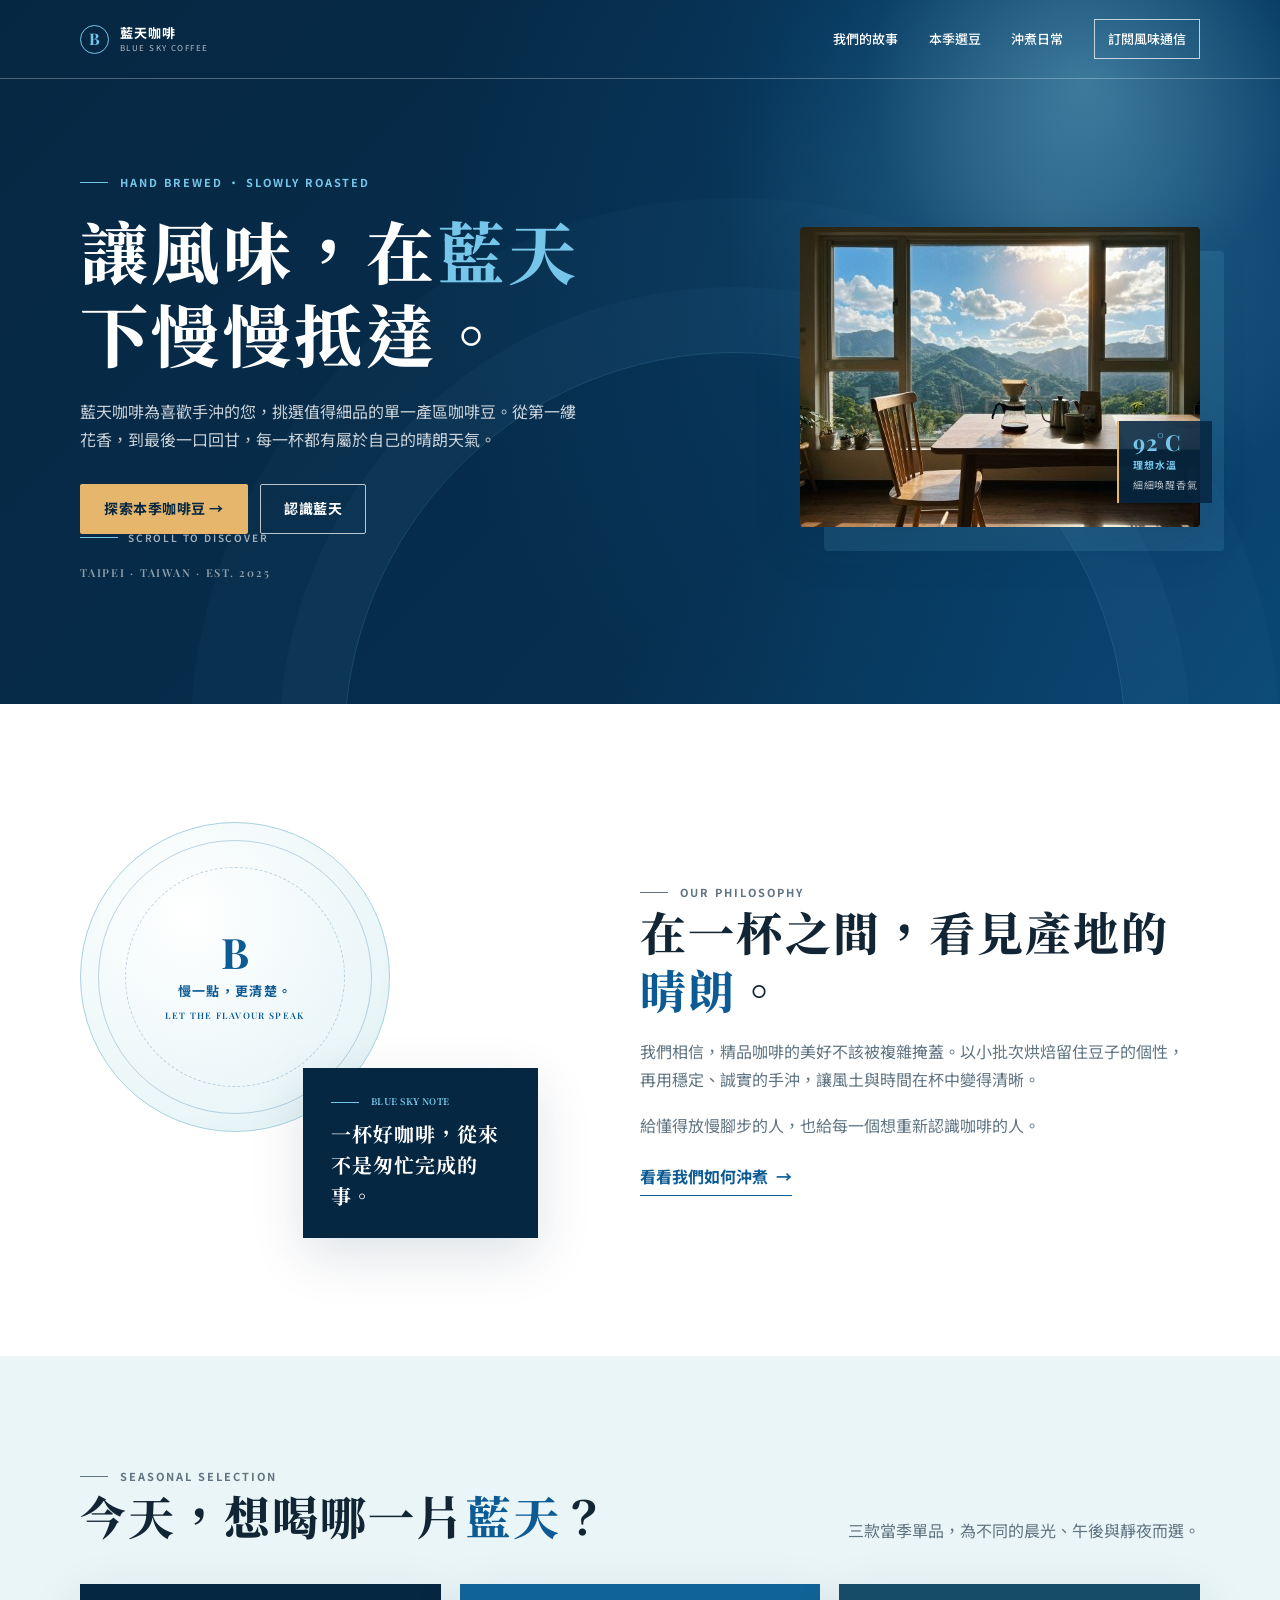
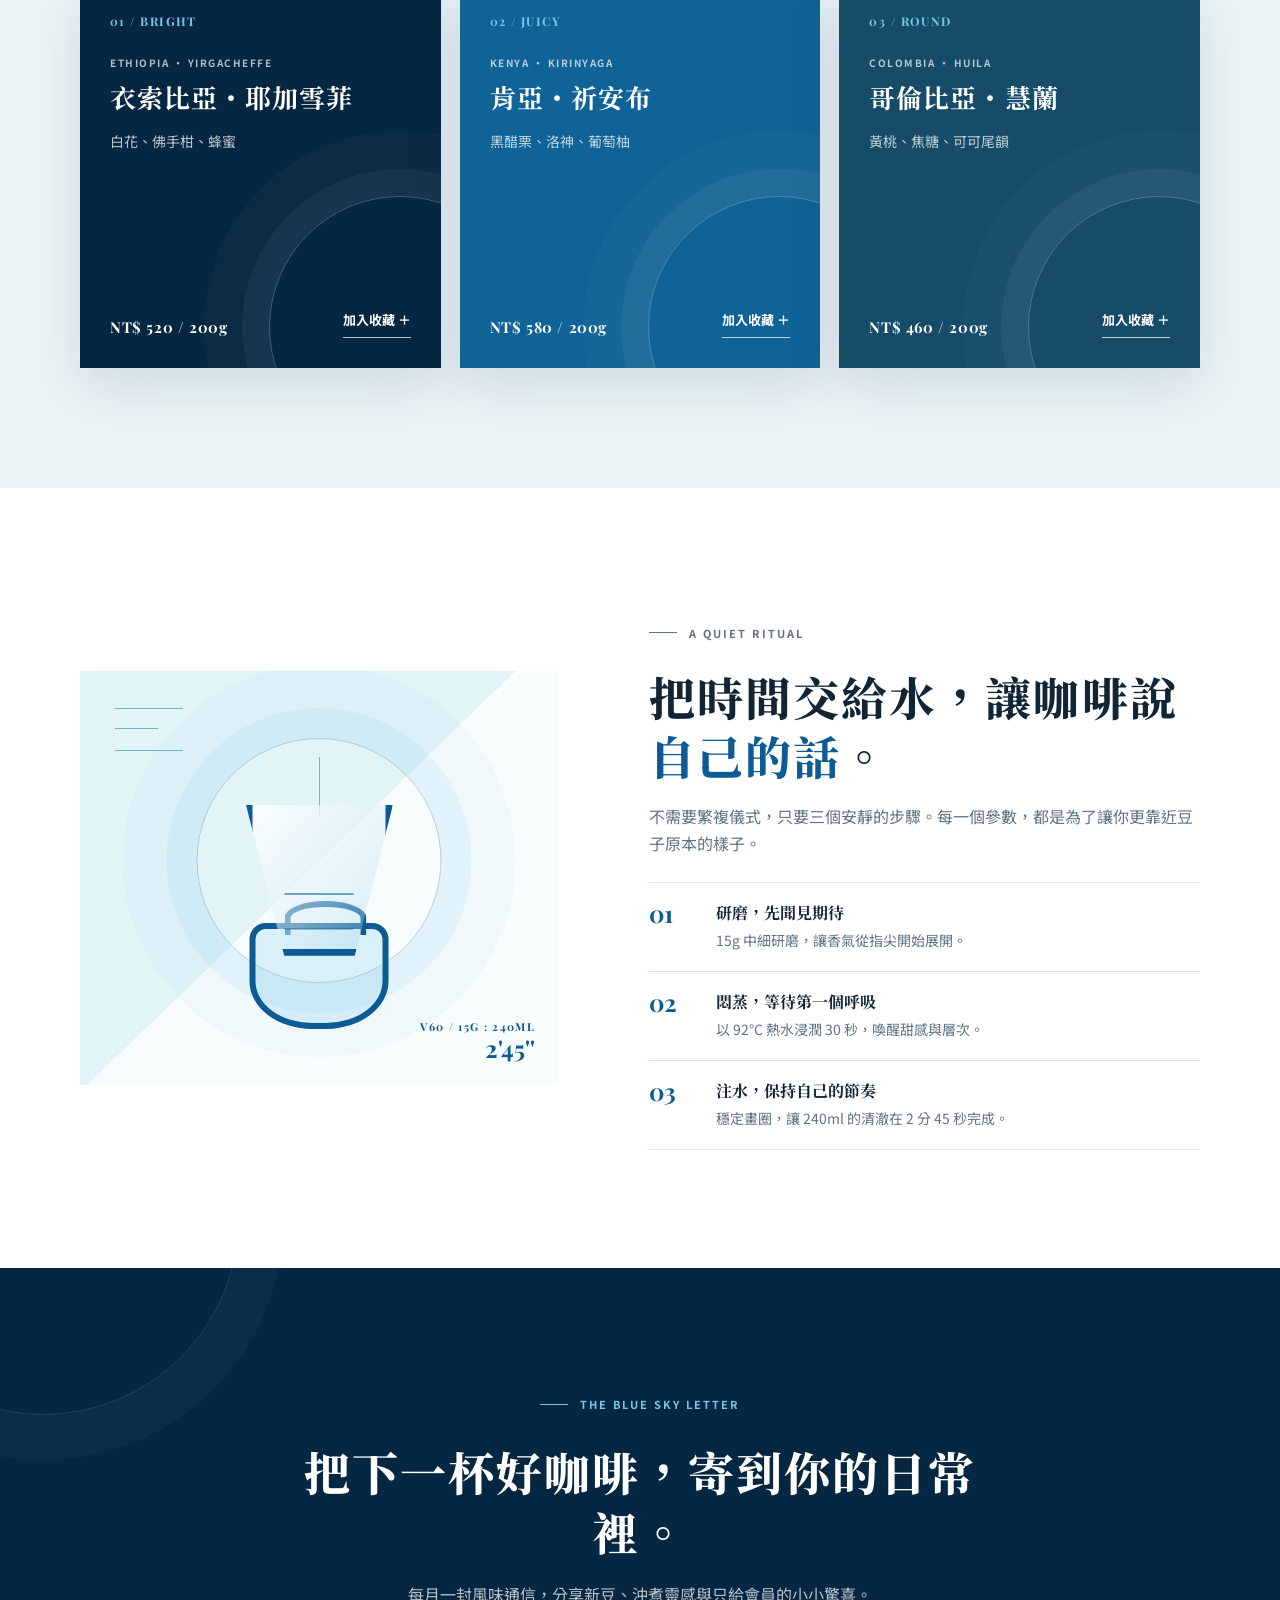
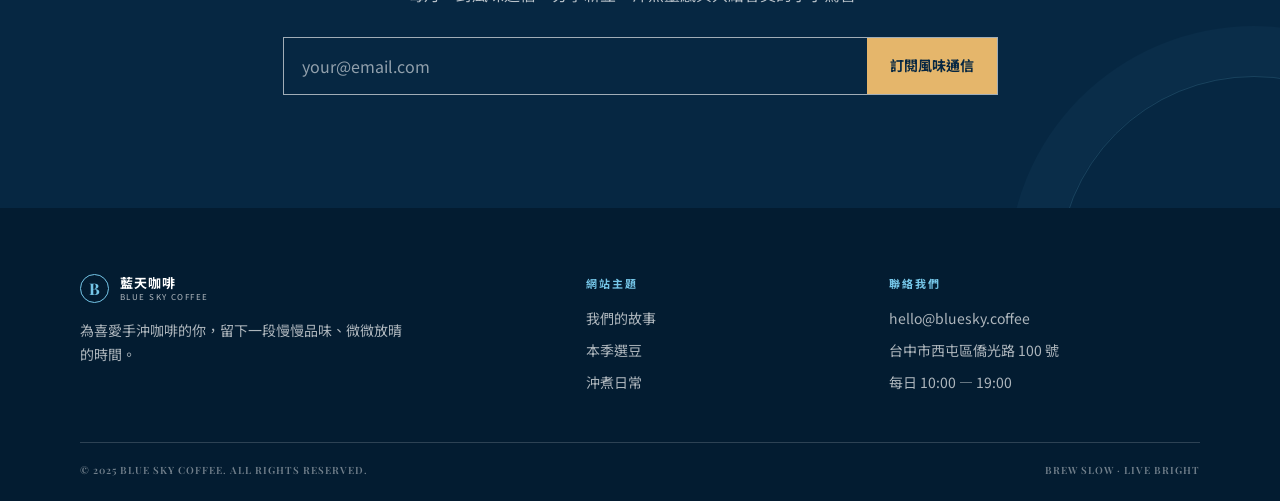
<file: onepage1/index.html>
<!doctype html>
<html lang="zh-Hant">
<head>
  <meta charset="UTF-8">
  <meta name="viewport" content="width=device-width, initial-scale=1.0">
  <meta name="description" content="藍天咖啡，為手沖咖啡愛好者挑選當季精品咖啡豆，讓每一杯都清澈、明亮、值得細品。">
  <title>藍天咖啡｜讓風味，慢慢抵達</title>
  <link rel="preconnect" href="https://fonts.googleapis.com">
  <link rel="preconnect" href="https://fonts.gstatic.com" crossorigin>
  <link href="https://fonts.googleapis.com/css2?family=Noto+Sans+TC:wght@400;500;600;700&family=Noto+Serif+TC:wght@600;700;800;900&family=Playfair+Display:wght@600;700&display=swap" rel="stylesheet">
  <style>
    :root {
      --navy: #062742;
      --blue: #0c5b95;
      --sky: #75c6e8;
      --mist: #eaf5f7;
      --cream: #fbfaf6;
      --ink: #122534;
      --muted: #607482;
      --line: #d7e4e8;
      --sand: #e5b66b;
      --shadow: 0 18px 50px rgba(6, 39, 66, .13);
    }

    * { box-sizing: border-box; }
    html { scroll-behavior: smooth; }
    body {
      margin: 0;
      color: var(--ink);
      background: var(--cream);
      font: 16px/1.7 "Noto Sans TC", sans-serif;
      -webkit-font-smoothing: antialiased;
    }
    a { color: inherit; text-decoration: none; }
    button, input { font: inherit; }
    button { cursor: pointer; }
    .wrap { width: min(1120px, calc(100% - 48px)); margin: 0 auto; }
    .eyebrow {
      display: flex;
      align-items: center;
      gap: 12px;
      margin: 0 0 18px;
      color: var(--blue);
      font-size: 11px;
      font-weight: 700;
      letter-spacing: .18em;
    }
    .eyebrow::before { width: 28px; height: 1px; background: currentColor; content: ""; }
    .section-title {
      margin: 0;
      font: 800 clamp(30px, 4vw, 46px)/1.28 "Noto Serif TC", serif;
      letter-spacing: .045em;
    }
    .text-blue { color: var(--blue); }
    .button, .outline-link {
      display: inline-flex;
      min-height: 50px;
      align-items: center;
      justify-content: center;
      padding: 10px 23px;
      border: 1px solid transparent;
      border-radius: 2px;
      font-size: 14px;
      font-weight: 700;
      letter-spacing: .04em;
      transition: transform .25s ease, background-color .25s ease, color .25s ease, border-color .25s ease;
    }
    .button:hover, .outline-link:hover { transform: translateY(-2px); }
    .button--sand { color: var(--navy); background: var(--sand); }
    .button--sand:hover { background: #f1cb8b; }
    .button--dark { color: var(--navy); background: #fff; }
    .outline-link { border-color: rgba(255,255,255,.72); color: #fff; }
    .outline-link:hover { color: var(--navy); background: #fff; }
    :focus-visible { outline: 3px solid var(--sky); outline-offset: 4px; }

    /* Header & hero */
    .site-header { position: absolute; z-index: 20; top: 0; left: 0; width: 100%; border-bottom: 1px solid rgba(255,255,255,.28); }
    .nav { min-height: 78px; display: flex; align-items: center; justify-content: space-between; gap: 20px; }
    .brand { display: inline-flex; align-items: center; gap: 11px; color: #fff; }
    .brand-mark { width: 29px; height: 29px; display: grid; place-items: center; border: 1px solid var(--sky); border-radius: 50%; color: var(--sky); font: 700 16px/1 "Playfair Display", serif; }
    .brand-copy { display: grid; line-height: 1.05; }
    .brand-copy strong { font-size: 13px; letter-spacing: .08em; }
    .brand-copy small { margin-top: 4px; font-size: 8px; letter-spacing: .18em; opacity: .7; }
    .nav-links { display: flex; align-items: center; gap: clamp(16px, 2.4vw, 31px); }
    .nav-links a { position: relative; color: #fff; font-size: 13px; font-weight: 500; white-space: nowrap; }
    .nav-links a:not(.nav-cta)::after { position: absolute; right: 0; bottom: -5px; left: auto; width: 0; height: 1px; background: var(--sky); content: ""; transition: width .25s ease; }
    .nav-links a:not(.nav-cta):hover::after { right: auto; left: 0; width: 100%; }
    .nav-links .nav-cta { padding: 8px 13px; border: 1px solid rgba(255,255,255,.72); }
    .nav-links .nav-cta:hover { color: var(--navy); background: #fff; }
    .menu-toggle { display: none; width: 42px; height: 42px; border: 1px solid rgba(255,255,255,.7); color: #fff; background: transparent; font-size: 23px; line-height: 1; }

    .hero {
      position: relative;
      min-height: 704px;
      overflow: hidden;
      color: #fff;
      background: radial-gradient(circle at 82% 32%, rgba(117,198,232,.32) 0, rgba(12,91,149,.18) 28%, transparent 55%),
                  linear-gradient(135deg, var(--navy) 0%, #062e4e 65%, #0a4773 100%);
      isolation: isolate;
    }
    .hero::before {
      position: absolute;
      z-index: -2;
      top: -320px;
      right: -210px;
      width: 810px;
      height: 810px;
      border-radius: 50%;
      background: radial-gradient(circle, rgba(117,198,232,.38), rgba(12,91,149,.18) 38%, transparent 69%);
      content: "";
    }
    .hero::after {
      position: absolute;
      z-index: -1;
      right: 12%;
      bottom: -430px;
      width: 780px;
      height: 780px;
      border: 1px solid rgba(117,198,232,.18);
      border-radius: 50%;
      box-shadow: 0 0 0 65px rgba(117,198,232,.035), 0 0 0 154px rgba(117,198,232,.025);
      content: "";
    }
    .hero-grid { min-height: 704px; display: grid; grid-template-columns: 1.02fr .98fr; gap: 45px; align-items: center; padding: 122px 0 72px; }
    .hero-copy { position: relative; z-index: 2; }
    .hero .eyebrow { color: var(--sky); }
    .hero h1 { max-width: 650px; margin: 0 0 23px; font: 800 clamp(42px, 5.5vw, 68px)/1.22 "Noto Serif TC", serif; letter-spacing: .05em; }
    .hero h1 span { color: var(--sky); }
    .hero-lede { max-width: 500px; margin: 0; color: rgba(255,255,255,.79); font-size: 16px; }
    .hero-actions { display: flex; flex-wrap: wrap; gap: 12px; margin-top: 31px; }
    .hero-note { margin: 31px 0 0; color: rgba(255,255,255,.55); font: 600 11px/1.5 "Playfair Display", serif; letter-spacing: .16em; }
    .scroll-cue { position: absolute; bottom: 35px; left: 0; display: flex; align-items: center; gap: 10px; color: rgba(255,255,255,.63); font-size: 10px; font-weight: 600; letter-spacing: .18em; }
    .scroll-cue::before { width: 38px; height: 1px; background: var(--sky); content: ""; }

    .hero-art {
      position: relative;
      display: flex;
      justify-content: flex-end;
      align-items: center;
      min-height: 400px;
    }
    .hero-photo-wrap {
      position: relative;
      display: inline-block;
      max-width: 100%;
    }
    .hero-photo {
      display: block;
      width: 400px;
      height: 300px;
      max-width: 100%;
      height: auto;
      aspect-ratio: 4 / 3;
      object-fit: cover;
      border-radius: 4px;
      box-shadow: 24px 24px 0 rgba(117,198,232,.13), var(--shadow);
    }
    .art-label {
      position: absolute;
      z-index: 5;
      right: -12px;
      bottom: 24px;
      display: grid;
      gap: 3px;
      padding: 10px 14px;
      border-left: 2px solid var(--sand);
      background: rgba(6,39,66,.88);
      color: rgba(255,255,255,.9);
      font-size: 11px;
      letter-spacing: .08em;
      text-align: left;
      box-shadow: var(--shadow);
    }
    .art-label strong {
      color: var(--sky);
      font: 700 22px/1 "Playfair Display", serif;
    }
    .art-label span {
      color: var(--sky);
      font-size: 10px;
      font-weight: 700;
      letter-spacing: .1em;
    }
    .art-label small {
      color: rgba(255,255,255,.7);
      font-size: 10px;
    }

    /* Story */
    .story { padding: 118px 0; background: #fff; }
    .story-grid { display: grid; grid-template-columns: .9fr 1.1fr; gap: clamp(45px, 8vw, 105px); align-items: center; }
    .story-visual { position: relative; min-height: 416px; }
    .seal { position: absolute; top: 0; left: 0; width: 310px; height: 310px; display: grid; place-items: center; border: 1px solid #a8d2df; border-radius: 50%; color: var(--blue); background: radial-gradient(circle at 35% 30%, #fff 0, #eaf6f8 68%, #d9edf1 100%); }
    .seal::before, .seal::after { position: absolute; border: 1px solid rgba(12,91,149,.25); border-radius: 50%; content: ""; }
    .seal::before { inset: 17px; }
    .seal::after { inset: 44px; border-style: dashed; }
    .seal-inner { position: relative; z-index: 1; display: grid; gap: 7px; text-align: center; }
    .seal-inner b { font: 700 42px/1 "Playfair Display", serif; }
    .seal-inner span { font-size: 13px; font-weight: 700; letter-spacing: .1em; }
    .seal-inner small { font: 600 9px/1.5 "Playfair Display", serif; letter-spacing: .15em; }
    .blue-note { position: absolute; right: 0; bottom: 0; width: 235px; padding: 27px 28px; color: #fff; background: var(--navy); box-shadow: var(--shadow); }
    .blue-note .eyebrow { margin-bottom: 9px; color: var(--sky); font-size: 9px; }
    .blue-note p { margin: 0; font: 700 20px/1.55 "Noto Serif TC", serif; letter-spacing: .05em; }
    .story-copy p { margin: 19px 0 0; color: var(--muted); }
    .inline-link { display: inline-flex; align-items: center; gap: 8px; margin-top: 24px; padding-bottom: 5px; border-bottom: 1px solid var(--blue); color: var(--blue); font-weight: 700; }
    .inline-link:hover { color: var(--navy); }

    /* Coffee collection */
    .coffee { padding: 111px 0 120px; background: var(--mist); }
    .section-heading { display: flex; align-items: end; justify-content: space-between; gap: 40px; margin-bottom: 39px; }
    .section-heading p { max-width: 370px; margin: 0; color: var(--muted); }
    .coffee-grid { display: grid; grid-template-columns: repeat(3, 1fr); gap: 19px; }
    .coffee-card { position: relative; min-height: 384px; display: flex; flex-direction: column; overflow: hidden; padding: 30px; color: #fff; background: var(--navy); box-shadow: var(--shadow); }
    .coffee-card:nth-child(2) { background: #106396; }
    .coffee-card:nth-child(3) { background: #164c68; }
    .coffee-card::after { position: absolute; right: -90px; bottom: -90px; width: 260px; height: 260px; border: 1px solid rgba(255,255,255,.24); border-radius: 50%; box-shadow: 0 0 0 27px rgba(255,255,255,.045), 0 0 0 65px rgba(255,255,255,.025); content: ""; }
    .card-top, .coffee-card h3, .flavour, .card-footer { position: relative; z-index: 1; }
    .card-top { color: var(--sky); font: 700 12px/1.3 "Playfair Display", serif; letter-spacing: .12em; }
    .origin { margin: 25px 0 8px; color: rgba(255,255,255,.69); font-size: 10px; font-weight: 700; letter-spacing: .15em; }
    .coffee-card h3 { margin: 0; font: 700 26px/1.38 "Noto Serif TC", serif; letter-spacing: .04em; }
    .flavour { margin: 15px 0 0; color: rgba(255,255,255,.73); font-size: 14px; }
    .card-footer { display: flex; align-items: end; justify-content: space-between; gap: 14px; margin-top: auto; }
    .price { font: 700 15px/1.3 "Playfair Display", serif; letter-spacing: .04em; }
    .save-coffee { padding: 0 0 5px; border: 0; border-bottom: 1px solid rgba(255,255,255,.72); color: #fff; background: transparent; font-size: 13px; font-weight: 700; white-space: nowrap; transition: color .2s, border-color .2s; }
    .save-coffee:hover { border-color: var(--sand); color: var(--sand); }

    /* Brew */
    .brew { padding: 118px 0; background: #fff; }
    .brew-grid { display: grid; grid-template-columns: .93fr 1.07fr; gap: clamp(42px, 8vw, 90px); align-items: center; }
    .brew-art { position: relative; height: 414px; overflow: hidden; background: linear-gradient(136deg, #e3f4f7 0 48%, #f8fcfc 48% 100%); }
    .brew-art::before { position: absolute; top: 37px; left: 35px; width: 68px; height: 41px; border-top: 1px solid #6cb4ce; border-bottom: 1px solid #6cb4ce; content: ""; }
    .brew-art::after { position: absolute; top: 57px; left: 35px; width: 43px; border-top: 1px solid #6cb4ce; content: ""; }
    .water-rings { position: absolute; top: 67px; left: 50%; width: 245px; height: 245px; border: 1px solid rgba(12,91,149,.27); border-radius: 50%; transform: translateX(-50%); box-shadow: 0 0 0 30px rgba(117,198,232,.12), 0 0 0 74px rgba(117,198,232,.065); }
    .water-rings::before { position: absolute; top: 18px; left: 50%; width: 1px; height: 58px; background: #6bb8d1; content: ""; transform: translateX(-50%); }
    .dripper { position: absolute; z-index: 2; top: 134px; left: 50%; width: 147px; height: 151px; border: 7px solid var(--blue); border-top: 0; background: linear-gradient(130deg, rgba(255,255,255,.85), rgba(117,198,232,.25)); clip-path: polygon(0 0, 100% 0, 74% 100%, 26% 100%); transform: translateX(-50%); }
    .dripper::after { position: absolute; right: 32px; bottom: 19px; left: 32px; height: 33px; border-top: 2px solid rgba(12,91,149,.55); border-bottom: 2px solid rgba(12,91,149,.35); content: ""; }
    .carafe { position: absolute; z-index: 1; bottom: 56px; left: 50%; width: 139px; height: 106px; border: 6px solid var(--blue); border-radius: 16px 16px 45% 45%; background: rgba(117,198,232,.23); transform: translateX(-50%); }
    .carafe::before { position: absolute; top: -28px; left: 29px; width: 70px; height: 28px; border: 6px solid var(--blue); border-bottom: 0; border-radius: 50% 50% 0 0; content: ""; }
    .brew-caption { position: absolute; right: 24px; bottom: 19px; color: var(--blue); text-align: right; }
    .brew-caption span { display: block; font: 700 11px/1.5 "Playfair Display", serif; letter-spacing: .12em; }
    .brew-caption strong { font: 700 24px/1.1 "Playfair Display", serif; }
    .brew-copy > p { margin: 18px 0 25px; color: var(--muted); }
    .brew-steps { border-top: 1px solid var(--line); }
    .brew-step { display: grid; grid-template-columns: 52px 1fr; gap: 15px; padding: 18px 0; border-bottom: 1px solid var(--line); }
    .step-number { color: var(--blue); font: 700 24px/1 "Playfair Display", serif; }
    .brew-step h3 { margin: 0; font: 700 16px/1.5 "Noto Serif TC", serif; }
    .brew-step p { margin: 4px 0 0; color: var(--muted); font-size: 14px; }

    /* Subscribe and footer */
    .visit { position: relative; overflow: hidden; padding: 108px 0 113px; color: #fff; text-align: center; background: var(--navy); }
    .visit::before, .visit::after { position: absolute; width: 390px; height: 390px; border: 1px solid rgba(117,198,232,.17); border-radius: 50%; content: ""; }
    .visit::before { top: -245px; left: -153px; box-shadow: 0 0 0 45px rgba(117,198,232,.035); }
    .visit::after { right: -170px; bottom: -260px; box-shadow: 0 0 0 50px rgba(117,198,232,.035); }
    .visit .wrap { position: relative; z-index: 1; max-width: 715px; }
    .visit .eyebrow { justify-content: center; color: var(--sky); }
    .visit h2 { margin: 0; font: 800 clamp(30px, 4vw, 46px)/1.3 "Noto Serif TC", serif; letter-spacing: .045em; }
    .visit p { max-width: 510px; margin: 19px auto 29px; color: rgba(255,255,255,.72); }
    .subscribe-form { display: flex; min-height: 58px; border: 1px solid rgba(255,255,255,.62); }
    .subscribe-form input { min-width: 0; flex: 1; padding: 0 18px; border: 0; color: #fff; outline: none; background: transparent; }
    .subscribe-form input::placeholder { color: rgba(255,255,255,.56); }
    .subscribe-form button { padding: 0 23px; border: 0; color: var(--navy); background: var(--sand); font-size: 14px; font-weight: 700; white-space: nowrap; transition: background .2s; }
    .subscribe-form button:hover { background: #f1cb8b; }
    .site-footer { padding: 66px 0 23px; color: rgba(255,255,255,.68); background: #031c31; }
    .footer-grid { display: grid; grid-template-columns: 1.45fr .8fr 1fr; gap: 55px; padding-bottom: 48px; }
    .footer-brand .brand { margin-bottom: 16px; }
    .footer-brand p { max-width: 330px; margin: 0; font-size: 14px; }
    .footer-title { margin: 0 0 14px; color: var(--sky); font-size: 11px; font-weight: 700; letter-spacing: .18em; }
    .footer-links { display: grid; gap: 8px; font-size: 14px; }
    .footer-links a:hover { color: var(--sky); }
    .footer-links address { font-style: normal; }
    .footer-bottom { display: flex; justify-content: space-between; gap: 20px; padding-top: 20px; border-top: 1px solid rgba(255,255,255,.17); color: rgba(255,255,255,.44); font: 600 10px/1.5 "Playfair Display", serif; letter-spacing: .1em; }

    .toast { position: fixed; z-index: 50; right: 22px; bottom: 22px; max-width: min(370px, calc(100vw - 44px)); padding: 14px 18px; border-left: 3px solid var(--sand); color: #fff; background: var(--navy); box-shadow: var(--shadow); font-size: 14px; opacity: 0; pointer-events: none; transform: translateY(12px); transition: opacity .25s ease, transform .25s ease; }
    .toast.show { opacity: 1; transform: translateY(0); }
    .reveal { opacity: 0; transform: translateY(18px); transition: opacity .65s ease, transform .65s ease; }
    .reveal.visible { opacity: 1; transform: translateY(0); }

    @media (max-width: 820px) {
      .menu-toggle { display: grid; place-items: center; }
      .nav { position: relative; }
      .nav-links { position: absolute; top: 78px; right: -24px; left: -24px; max-height: 0; display: grid; gap: 0; overflow: hidden; background: #05233c; transition: max-height .35s ease; }
      .nav-links.open { max-height: 300px; border-top: 1px solid rgba(255,255,255,.16); }
      .nav-links a { display: block; padding: 13px 24px; }
      .nav-links .nav-cta { margin: 5px 24px 15px; padding: 10px 13px; text-align: center; }
      .hero { min-height: 710px; }
      .hero-grid { min-height: 710px; grid-template-columns: 1fr; gap: 24px; padding: 118px 0 43px; }
      .hero-art { min-height: auto; justify-content: flex-start; margin-top: 10px; }
      .hero-photo { width: 330px; }
      .scroll-cue { display: none; }
      .story-grid, .brew-grid { grid-template-columns: 1fr; }
      .story-visual { max-width: 525px; width: 100%; min-height: 400px; }
      .coffee-grid { grid-template-columns: repeat(2, 1fr); }
      .coffee-card:nth-child(3) { grid-column: span 2; }
      .footer-grid { grid-template-columns: 1fr 1fr; }
      .footer-brand { grid-column: 1 / -1; }
    }
    @media (max-width: 560px) {
      .wrap { width: calc(100% - 34px); }
      .nav-links { right: -17px; left: -17px; }
      .hero { min-height: 680px; }
      .hero-grid { min-height: 680px; padding-top: 106px; }
      .hero h1 { font-size: 40px; }
      .hero-lede { font-size: 14px; }
      .hero-actions { gap: 9px; margin-top: 24px; }
      .hero-actions .button, .hero-actions .outline-link { min-height: 46px; padding: 8px 15px; font-size: 13px; }
      .hero-note { margin-top: 21px; }
      .hero-art { min-height: auto; }
      .hero-photo { width: 260px; }
      .art-label { display: none; }
      .story, .coffee, .brew { padding: 76px 0; }
      .seal { width: 245px; height: 245px; }
      .seal-inner b { font-size: 35px; }
      .story-visual { min-height: 347px; }
      .blue-note { width: 185px; padding: 20px; }
      .blue-note p { font-size: 16px; }
      .section-heading { display: block; margin-bottom: 28px; }
      .section-heading p { margin-top: 14px; font-size: 14px; }
      .coffee-grid { grid-template-columns: 1fr; }
      .coffee-card, .coffee-card:nth-child(3) { min-height: 330px; grid-column: auto; }
      .coffee-card { padding: 25px; }
      .brew-art { height: 310px; }
      .water-rings { top: 45px; width: 178px; height: 178px; box-shadow: 0 0 0 23px rgba(117,198,232,.12), 0 0 0 53px rgba(117,198,232,.065); }
      .dripper { top: 95px; transform: translateX(-50%) scale(.75); }
      .carafe { bottom: 37px; transform: translateX(-50%) scale(.75); }
      .visit { padding: 76px 0; }
      .subscribe-form { display: grid; gap: 0; border: 0; }
      .subscribe-form input { min-height: 54px; border: 1px solid rgba(255,255,255,.62); }
      .subscribe-form button { min-height: 54px; margin-top: 10px; }
      .footer-grid { grid-template-columns: 1fr; gap: 33px; }
      .footer-brand { grid-column: auto; }
      .footer-bottom { display: grid; gap: 8px; }
    }
    @media (prefers-reduced-motion: reduce) {
      html { scroll-behavior: auto; }
      *, *::before, *::after { transition-duration: .01ms !important; animation-duration: .01ms !important; animation-iteration-count: 1 !important; }
      .reveal { opacity: 1; transform: none; }
    }
  </style>
</head>
<body>
  <header class="site-header" id="top">
    <nav class="nav wrap" aria-label="主要導覽">
      <a class="brand" href="#top" aria-label="回到藍天咖啡首頁">
        <span class="brand-mark" aria-hidden="true">B</span>
        <span class="brand-copy"><strong>藍天咖啡</strong><small>BLUE SKY COFFEE</small></span>
      </a>
      <button class="menu-toggle" type="button" aria-controls="navLinks" aria-expanded="false" aria-label="開啟導覽選單">☰</button>
      <div class="nav-links" id="navLinks">
        <a href="#story">我們的故事</a>
        <a href="#coffee">本季選豆</a>
        <a href="#brew">沖煮日常</a>
        <a class="nav-cta" href="#visit">訂閱風味通信</a>
      </div>
    </nav>
  </header>

  <main>
    <section class="hero" aria-labelledby="heroTitle">
      <div class="wrap hero-grid">
        <div class="hero-copy">
          <p class="eyebrow">HAND BREWED · SLOWLY ROASTED</p>
          <h1 id="heroTitle">讓風味，在<span>藍天</span>下慢慢抵達。</h1>
          <p class="hero-lede">藍天咖啡為喜歡手沖的您，挑選值得細品的單一產區咖啡豆。從第一縷花香，到最後一口回甘，每一杯都有屬於自己的晴朗天氣。</p>
          <div class="hero-actions">
            <a class="button button--sand" href="#coffee">探索本季咖啡豆 →</a>
            <a class="outline-link" href="#story">認識藍天</a>
          </div>
          <p class="hero-note">TAIPEI · TAIWAN · EST. 2025</p>
          <span class="scroll-cue">SCROLL TO DISCOVER</span>
        </div>
        <div class="hero-art" aria-hidden="true">
          <div class="hero-photo-wrap">
            <img class="hero-photo" src="images/hero.jpg" width="400" height="300" alt="">
            <div class="art-label"><strong>92°C</strong><span>理想水溫</span><small>細細喚醒香氣</small></div>
          </div>
        </div>
      </div>
    </section>

    <section class="story" id="story" aria-labelledby="storyTitle">
      <div class="wrap story-grid">
        <div class="story-visual reveal" aria-hidden="true">
          <div class="seal"><div class="seal-inner"><b>B</b><span>慢一點，更清楚。</span><small>LET THE FLAVOUR SPEAK</small></div></div>
          <aside class="blue-note"><p class="eyebrow">BLUE SKY NOTE</p><p>一杯好咖啡，從來不是匆忙完成的事。</p></aside>
        </div>
        <div class="story-copy reveal">
          <p class="eyebrow">OUR PHILOSOPHY</p>
          <h2 class="section-title" id="storyTitle">在一杯之間，看見產地的<span class="text-blue">晴朗</span>。</h2>
          <p>我們相信，精品咖啡的美好不該被複雜掩蓋。以小批次烘焙留住豆子的個性，再用穩定、誠實的手沖，讓風土與時間在杯中變得清晰。</p>
          <p>給懂得放慢腳步的人，也給每一個想重新認識咖啡的人。</p>
          <a class="inline-link" href="#brew">看看我們如何沖煮 <span aria-hidden="true">→</span></a>
        </div>
      </div>
    </section>

    <section class="coffee" id="coffee" aria-labelledby="coffeeTitle">
      <div class="wrap">
        <div class="section-heading reveal">
          <div><p class="eyebrow">SEASONAL SELECTION</p><h2 class="section-title" id="coffeeTitle">今天，想喝哪一片<span class="text-blue">藍天</span>？</h2></div>
          <p>三款當季單品，為不同的晨光、午後與靜夜而選。</p>
        </div>
        <div class="coffee-grid">
          <article class="coffee-card reveal">
            <div class="card-top">01 / BRIGHT</div><p class="origin">ETHIOPIA · YIRGACHEFFE</p><h3>衣索比亞・耶加雪菲</h3><p class="flavour">白花、佛手柑、蜂蜜</p>
            <div class="card-footer"><span class="price">NT$ 520 / 200g</span><button class="save-coffee" type="button" data-coffee="衣索比亞・耶加雪菲">加入收藏 ＋</button></div>
          </article>
          <article class="coffee-card reveal">
            <div class="card-top">02 / JUICY</div><p class="origin">KENYA · KIRINYAGA</p><h3>肯亞・祈安布</h3><p class="flavour">黑醋栗、洛神、葡萄柚</p>
            <div class="card-footer"><span class="price">NT$ 580 / 200g</span><button class="save-coffee" type="button" data-coffee="肯亞・祈安布">加入收藏 ＋</button></div>
          </article>
          <article class="coffee-card reveal">
            <div class="card-top">03 / ROUND</div><p class="origin">COLOMBIA · HUILA</p><h3>哥倫比亞・慧蘭</h3><p class="flavour">黃桃、焦糖、可可尾韻</p>
            <div class="card-footer"><span class="price">NT$ 460 / 200g</span><button class="save-coffee" type="button" data-coffee="哥倫比亞・慧蘭">加入收藏 ＋</button></div>
          </article>
        </div>
      </div>
    </section>

    <section class="brew" id="brew" aria-labelledby="brewTitle">
      <div class="wrap brew-grid">
        <div class="brew-art reveal" aria-hidden="true"><div class="water-rings"></div><div class="dripper"></div><div class="carafe"></div><div class="brew-caption"><span>V60 / 15G : 240ML</span><strong>2'45''</strong></div></div>
        <div class="brew-copy reveal">
          <p class="eyebrow">A QUIET RITUAL</p>
          <h2 class="section-title" id="brewTitle">把時間交給水，讓咖啡說<span class="text-blue">自己的話</span>。</h2>
          <p>不需要繁複儀式，只要三個安靜的步驟。每一個參數，都是為了讓你更靠近豆子原本的樣子。</p>
          <div class="brew-steps">
            <div class="brew-step"><span class="step-number">01</span><div><h3>研磨，先聞見期待</h3><p>15g 中細研磨，讓香氣從指尖開始展開。</p></div></div>
            <div class="brew-step"><span class="step-number">02</span><div><h3>悶蒸，等待第一個呼吸</h3><p>以 92°C 熱水浸潤 30 秒，喚醒甜感與層次。</p></div></div>
            <div class="brew-step"><span class="step-number">03</span><div><h3>注水，保持自己的節奏</h3><p>穩定畫圈，讓 240ml 的清澈在 2 分 45 秒完成。</p></div></div>
          </div>
        </div>
      </div>
    </section>

    <section class="visit" id="visit" aria-labelledby="visitTitle">
      <div class="wrap reveal">
        <p class="eyebrow">THE BLUE SKY LETTER</p>
        <h2 id="visitTitle">把下一杯好咖啡，寄到你的日常裡。</h2>
        <p>每月一封風味通信，分享新豆、沖煮靈感與只給會員的小小驚喜。</p>
        <form class="subscribe-form" id="subscribeForm">
          <input type="email" aria-label="電子郵件地址" placeholder="your@email.com" required>
          <button type="submit">訂閱風味通信</button>
        </form>
      </div>
    </section>
  </main>

  <footer class="site-footer">
    <div class="wrap footer-grid">
      <div class="footer-brand"><a class="brand" href="#top" aria-label="回到藍天咖啡首頁"><span class="brand-mark" aria-hidden="true">B</span><span class="brand-copy"><strong>藍天咖啡</strong><small>BLUE SKY COFFEE</small></span></a><p>為喜愛手沖咖啡的你，留下一段慢慢品味、微微放晴的時間。</p></div>
      <div><p class="footer-title">網站主題</p><div class="footer-links"><a href="#story">我們的故事</a><a href="#coffee">本季選豆</a><a href="#brew">沖煮日常</a></div></div>
      <div><p class="footer-title">聯絡我們</p><div class="footer-links"><a href="mailto:hello@bluesky.coffee">hello@bluesky.coffee</a><address>台中市西屯區僑光路 100 號</address><span>每日 10:00 — 19:00</span></div></div>
    </div>
    <div class="wrap footer-bottom"><span>© 2025 BLUE SKY COFFEE. ALL RIGHTS RESERVED.</span><span>BREW SLOW · LIVE BRIGHT</span></div>
  </footer>
  <div class="toast" role="status" aria-live="polite"></div>

  <script>
    (() => {
      const menuButton = document.querySelector('.menu-toggle');
      const navLinks = document.querySelector('.nav-links');
      const toast = document.querySelector('.toast');
      let toastTimer;

      const closeMenu = () => {
        navLinks.classList.remove('open');
        menuButton.setAttribute('aria-expanded', 'false');
        menuButton.setAttribute('aria-label', '開啟導覽選單');
        menuButton.textContent = '☰';
      };
      menuButton.addEventListener('click', () => {
        const opening = !navLinks.classList.contains('open');
        navLinks.classList.toggle('open', opening);
        menuButton.setAttribute('aria-expanded', String(opening));
        menuButton.setAttribute('aria-label', opening ? '關閉導覽選單' : '開啟導覽選單');
        menuButton.textContent = opening ? '×' : '☰';
      });
      navLinks.querySelectorAll('a').forEach(link => link.addEventListener('click', closeMenu));

      const showToast = message => {
        clearTimeout(toastTimer);
        toast.textContent = message;
        toast.classList.add('show');
        toastTimer = setTimeout(() => toast.classList.remove('show'), 2600);
      };
      document.querySelectorAll('[data-coffee]').forEach(button => {
        button.addEventListener('click', () => showToast(`已將「${button.dataset.coffee}」加入你的收藏。`));
      });
      document.querySelector('#subscribeForm').addEventListener('submit', event => {
        event.preventDefault();
        event.currentTarget.reset();
        showToast('謝謝訂閱，下一封晴朗的風味通信即將寄出。');
      });

      const revealItems = document.querySelectorAll('.reveal');
      const reducedMotion = window.matchMedia('(prefers-reduced-motion: reduce)').matches;
      if (!('IntersectionObserver' in window) || reducedMotion) {
        revealItems.forEach(item => item.classList.add('visible'));
      } else {
        const observer = new IntersectionObserver(entries => {
          entries.forEach(entry => {
            if (entry.isIntersecting) {
              entry.target.classList.add('visible');
              observer.unobserve(entry.target);
            }
          });
        }, { threshold: .12 });
        revealItems.forEach(item => observer.observe(item));
      }
    })();
  </script>
</body>
</html>
</file>
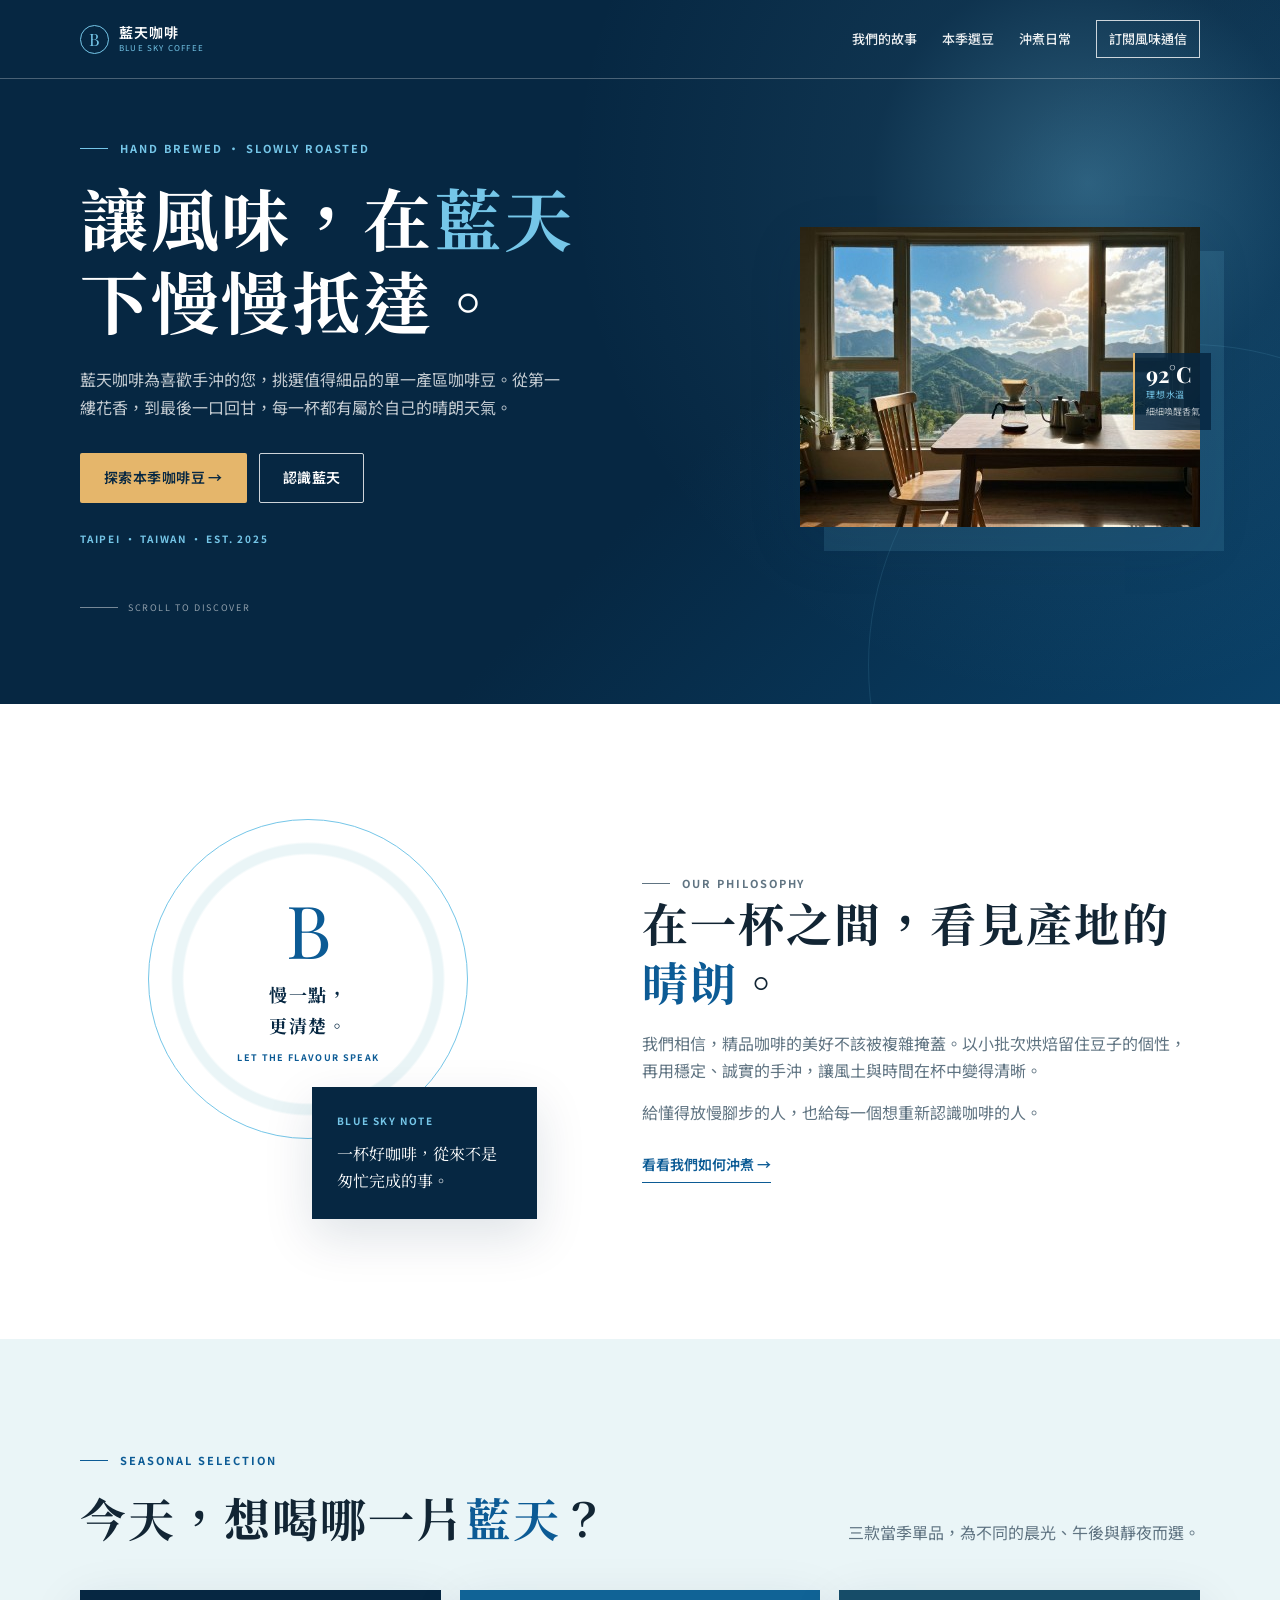
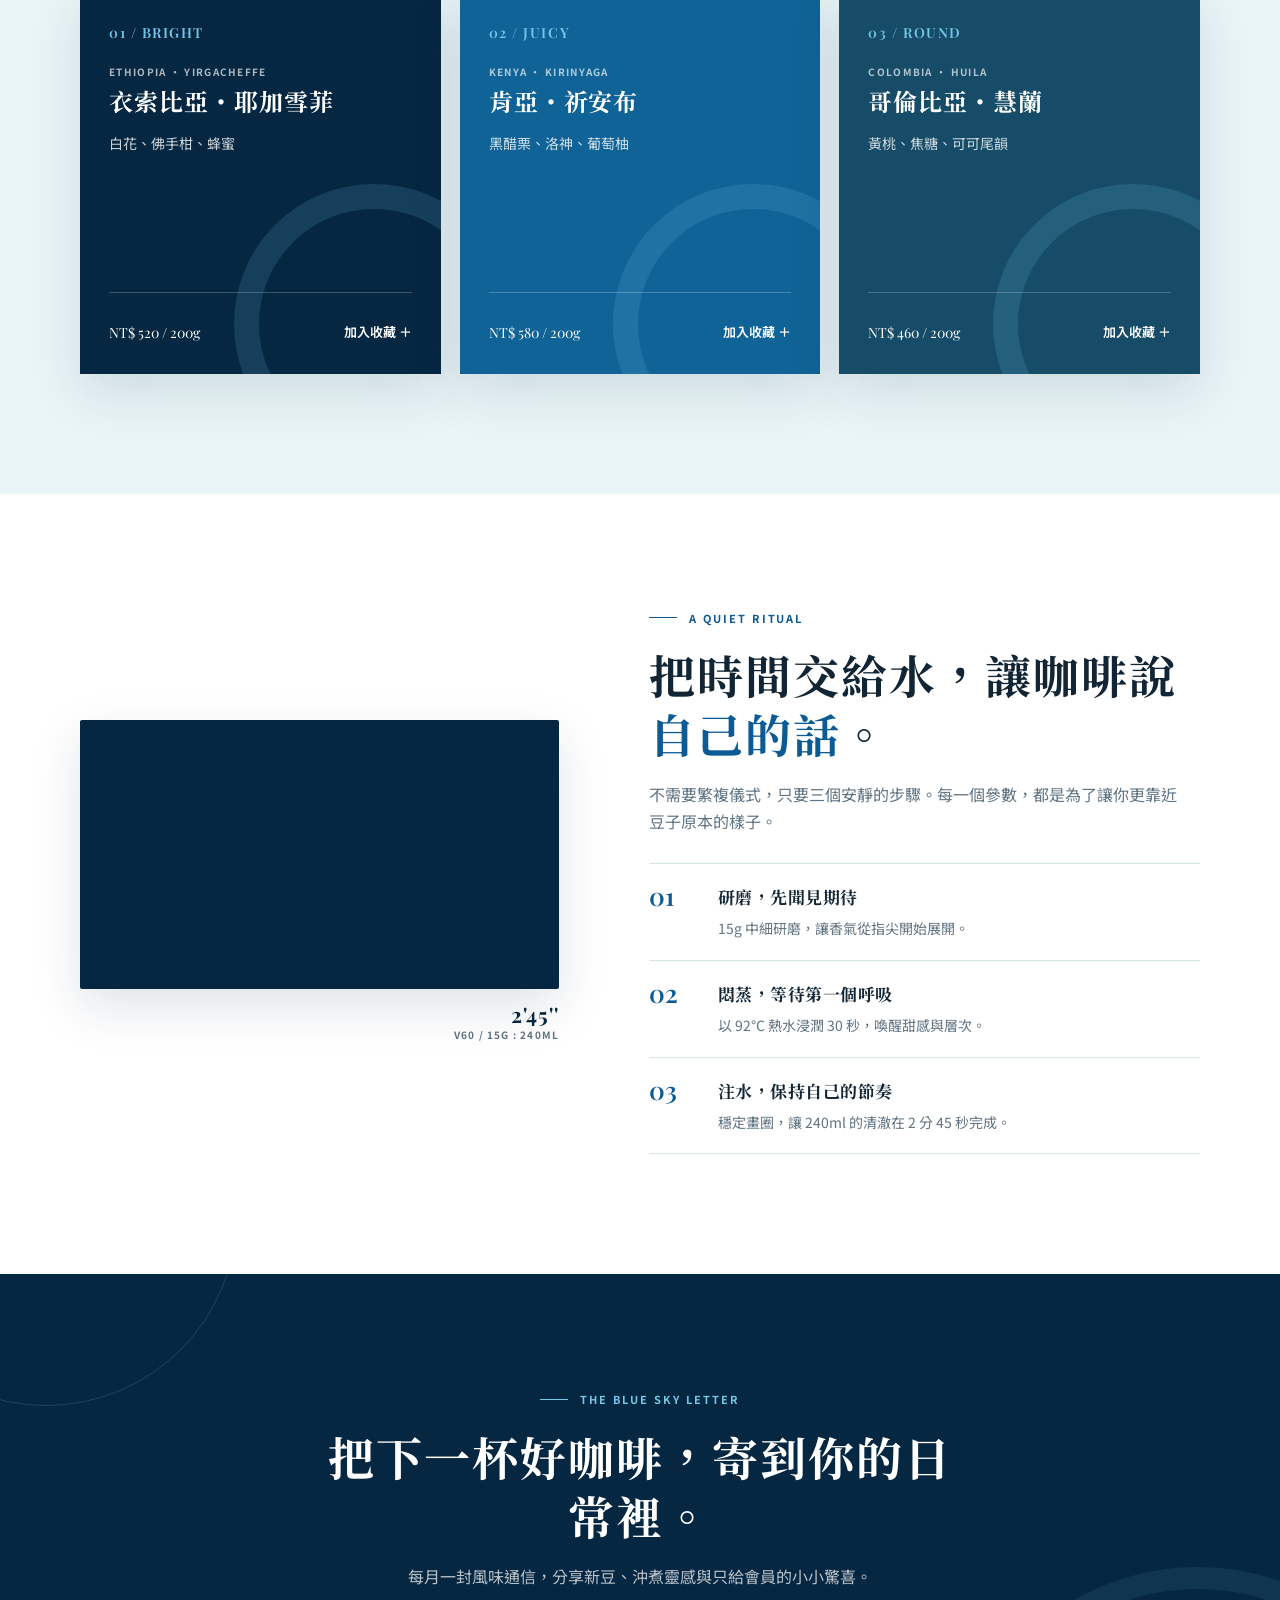
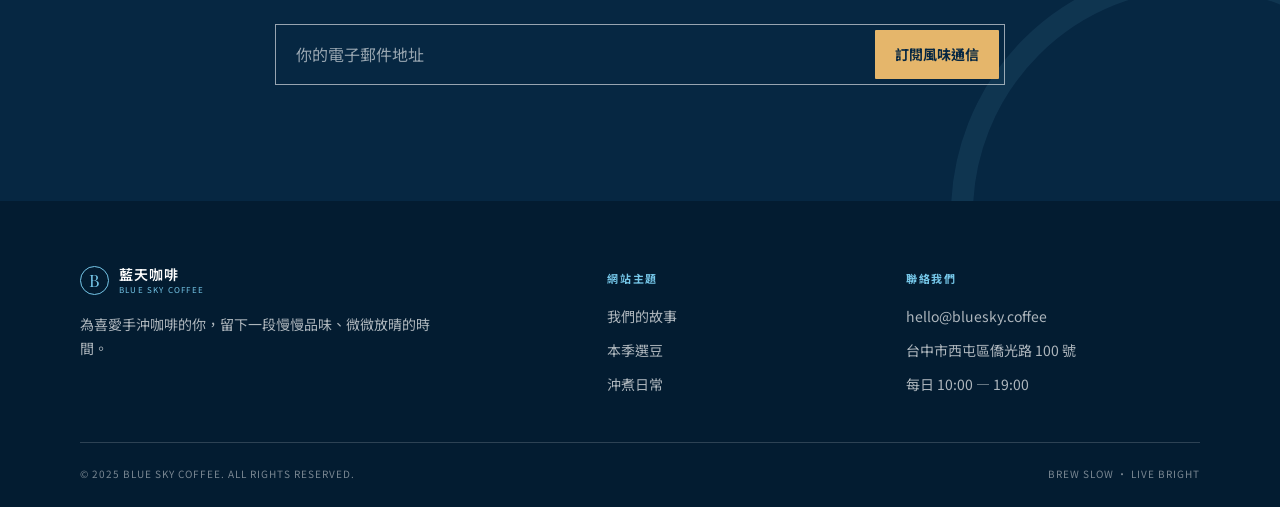
<file: onepage2/index.html>
<!DOCTYPE html>
<html lang="zh-Hant">
<head>
  <meta charset="UTF-8">
  <meta name="viewport" content="width=device-width, initial-scale=1.0">
  <meta name="description" content="藍天咖啡，為手沖咖啡愛好者挑選當季精品咖啡豆，讓每一杯都清澈、明亮、值得細品。">
  <title>藍天咖啡｜讓風味，慢慢抵達</title>
  <link rel="preconnect" href="https://fonts.googleapis.com">
  <link rel="preconnect" href="https://fonts.gstatic.com" crossorigin>
  <link href="https://fonts.googleapis.com/css2?family=Noto+Sans+TC:wght@400;500;600;700&family=Noto+Serif+TC:wght@500;600;700;900&family=Playfair+Display:ital,wght@0,600;0,700;1,600&display=swap" rel="stylesheet">
  <style>
    :root {
      --navy: #062742;
      --blue: #0c5b95;
      --sky: #75c6e8;
      --mist: #eaf5f7;
      --cream: #fbfaf6;
      --ink: #122534;
      --muted: #607482;
      --line: #d7e4e8;
      --sand: #e5b66b;
      --shadow: 0 18px 50px rgba(6, 39, 66, .13);
    }

    * { box-sizing: border-box; }
    html { scroll-behavior: smooth; }
    body {
      margin: 0;
      background: var(--cream);
      color: var(--ink);
      font-family: "Noto Sans TC", sans-serif;
      font-size: 16px;
      line-height: 1.7;
    }
    a { color: inherit; text-decoration: none; }
    button, input { font: inherit; }
    button { cursor: pointer; }
    :focus-visible { outline: 3px solid var(--sky); outline-offset: 4px; }

    .wrap { width: min(1120px, calc(100% - 48px)); margin-inline: auto; }
    .eyebrow {
      display: flex;
      align-items: center;
      gap: 12px;
      margin: 0 0 18px;
      color: var(--blue);
      font-size: 11px;
      font-weight: 700;
      letter-spacing: .18em;
    }
    .eyebrow::before { width: 28px; height: 1px; background: currentColor; content: ""; }
    .section-title {
      margin: 0;
      font-family: "Noto Serif TC", serif;
      font-size: clamp(30px, 4vw, 46px);
      font-weight: 700;
      letter-spacing: .045em;
      line-height: 1.28;
    }
    .accent { color: var(--blue); }
    .section-copy { margin: 18px 0 0; color: var(--muted); }
    .button, .text-link {
      display: inline-flex;
      align-items: center;
      justify-content: center;
      min-height: 50px;
      padding: 11px 23px;
      border: 1px solid transparent;
      border-radius: 2px;
      font-size: 14px;
      font-weight: 600;
      letter-spacing: .03em;
      transition: background-color .25s ease, color .25s ease, border-color .25s ease, transform .25s ease;
    }
    .button:hover, .text-link:hover { transform: translateY(-2px); }
    .button-primary { background: var(--sand); color: var(--navy); }
    .button-primary:hover { background: #f0ca84; }
    .button-outline { border-color: rgba(255,255,255,.8); color: #fff; }
    .button-outline:hover { background: #fff; color: var(--navy); }

    .site-header {
      position: absolute;
      z-index: 10;
      top: 0;
      left: 0;
      width: 100%;
      border-bottom: 1px solid rgba(255,255,255,.27);
    }
    .navbar {
      display: flex;
      align-items: center;
      justify-content: space-between;
      min-height: 78px;
      gap: 24px;
    }
    .brand { display: inline-flex; align-items: center; gap: 10px; color: #fff; }
    .brand-mark {
      display: grid;
      width: 29px;
      height: 29px;
      place-items: center;
      border: 1px solid var(--sky);
      border-radius: 50%;
      color: var(--sky);
      font-family: "Playfair Display", serif;
      font-size: 17px;
      line-height: 1;
    }
    .brand-copy { display: grid; line-height: 1.1; }
    .brand-copy strong { font-size: 14px; font-weight: 600; letter-spacing: .08em; }
    .brand-copy small { margin-top: 4px; color: var(--sky); font-size: 8px; letter-spacing: .15em; }
    .nav-links { display: flex; align-items: center; gap: 25px; }
    .nav-links a { position: relative; color: rgba(255,255,255,.92); font-size: 13px; font-weight: 500; white-space: nowrap; }
    .nav-links a:not(.nav-cta)::after {
      position: absolute;
      right: 0;
      bottom: -7px;
      width: 0;
      height: 1px;
      background: var(--sky);
      content: "";
      transition: width .25s ease;
    }
    .nav-links a:not(.nav-cta):hover::after { right: auto; left: 0; width: 100%; }
    .nav-links .nav-cta { padding: 7px 12px; border: 1px solid rgba(255,255,255,.78); }
    .nav-links .nav-cta:hover { background: #fff; color: var(--navy); }
    .menu-toggle { display: none; padding: 4px; border: 0; background: transparent; color: #fff; font-size: 24px; line-height: 1; }

    .hero {
      position: relative;
      display: flex;
      min-height: 704px;
      overflow: hidden;
      align-items: stretch;
      background:
        radial-gradient(circle at 85% 26%, rgba(117,198,232,.35) 0, rgba(117,198,232,.08) 18%, transparent 43%),
        linear-gradient(135deg, #062742 0%, #062742 58%, #0a4168 100%);
      color: #fff;
    }
    .hero::after {
      position: absolute;
      z-index: 0;
      right: -18vw;
      bottom: -22vw;
      width: 50vw;
      height: 50vw;
      border: 1px solid rgba(117,198,232,.13);
      border-radius: 50%;
      content: "";
    }
    .hero-grid {
      position: relative;
      z-index: 1;
      display: grid;
      grid-template-columns: 1.02fr .98fr;
      gap: 45px;
      align-items: center;
      padding-top: 122px;
      padding-bottom: 72px;
    }
    .hero-content { max-width: 560px; }
    .hero .eyebrow { color: var(--sky); }
    .hero-title {
      max-width: 540px;
      margin: 0;
      font-family: "Noto Serif TC", serif;
      font-size: clamp(42px, 5.5vw, 68px);
      font-weight: 700;
      letter-spacing: .04em;
      line-height: 1.22;
    }
    .hero-title .sky-word { color: var(--sky); }
    .hero-lede { max-width: 490px; margin: 25px 0 0; color: rgba(255,255,255,.76); }
    .hero-actions { display: flex; flex-wrap: wrap; gap: 12px; margin-top: 32px; }
    .hero-meta { margin: 27px 0 0; color: var(--sky); font-size: 10px; font-weight: 700; letter-spacing: .18em; }
    .scroll-note { display: flex; align-items: center; gap: 10px; margin: 53px 0 0; color: rgba(255,255,255,.55); font-size: 9px; letter-spacing: .18em; }
    .scroll-note::before { width: 38px; height: 1px; background: rgba(255,255,255,.45); content: ""; }

    .hero-art {
      position: relative;
      width: min(100%, 400px);
      height: 300px;
      min-height: 0;
      margin-left: auto;
      overflow: visible;
      aspect-ratio: auto;
      border: 0;
      background: transparent;
      box-shadow: none;
    }
    .hero-photo {
      width: 400px;
      height: 300px;
      object-fit: cover;
      box-shadow: 24px 24px 0 rgba(117,198,232,.13), var(--shadow);
      display: block;
    }
    .art-label {
      position: absolute;
      z-index: 3;
      right: -11px;
      top: 42%;
      display: grid;
      gap: 2px;
      padding: 10px 11px;
      border-left: 2px solid var(--sand);
      background: rgba(6,39,66,.86);
      color: #fff;
    }
    .art-label strong { font-family: "Playfair Display", serif; font-size: 22px; line-height: 1; }
    .art-label span { color: var(--sky); font-size: 9px; letter-spacing: .09em; }
    .art-label small { color: rgba(255,255,255,.72); font-size: 9px; }

    .story { padding: 115px 0 120px; background: #fff; }
    .story-grid { display: grid; grid-template-columns: .9fr 1.1fr; gap: clamp(45px, 9vw, 105px); align-items: center; }
    .story-visual { position: relative; min-height: 400px; }
    .story-seal {
      display: grid;
      width: 320px;
      height: 320px;
      place-content: center;
      margin: 0 auto;
      border: 1px solid var(--sky);
      border-radius: 50%;
      background: radial-gradient(circle, #fff 0 55%, #eaf5f7 56% 60%, #fff 61%);
      color: var(--navy);
      text-align: center;
    }
    .story-seal::before { display: block; margin-bottom: 14px; color: var(--blue); content: "B"; font-family: "Playfair Display", serif; font-size: 73px; line-height: 1; }
    .story-seal strong { font-family: "Noto Serif TC", serif; font-size: 18px; letter-spacing: .09em; }
    .story-seal span { margin-top: 10px; color: var(--blue); font-size: 9px; font-weight: 700; letter-spacing: .15em; }
    .note-card { position: absolute; right: 0; bottom: 0; width: min(225px, 57%); padding: 25px; background: var(--navy); color: #fff; box-shadow: var(--shadow); }
    .note-card p:first-child { margin: 0; color: var(--sky); font-size: 10px; font-weight: 700; letter-spacing: .16em; }
    .note-card p:last-child { margin: 12px 0 0; font-family: "Noto Serif TC", serif; font-size: 16px; line-height: 1.65; }
    .story-content p { margin: 19px 0 0; color: var(--muted); }
    .story-content p + p { margin-top: 15px; }
    .underlined-link { display: inline-flex; margin-top: 27px; padding-bottom: 5px; border-bottom: 1px solid var(--blue); color: var(--blue); font-size: 14px; font-weight: 600; transition: gap .2s ease; }
    .underlined-link:hover { gap: 8px; }

    .coffee { padding: 112px 0 120px; background: var(--mist); }
    .coffee-heading { display: flex; align-items: end; justify-content: space-between; gap: 32px; margin-bottom: 43px; }
    .coffee-heading .section-copy { max-width: 365px; }
    .coffee-grid { display: grid; grid-template-columns: repeat(3, 1fr); gap: 19px; }
    .coffee-card {
      position: relative;
      display: flex;
      min-height: 384px;
      overflow: hidden;
      flex-direction: column;
      padding: 31px 29px 25px;
      background: var(--navy);
      color: #fff;
      box-shadow: var(--shadow);
    }
    .coffee-card:nth-child(2) { background: #106396; }
    .coffee-card:nth-child(3) { background: #164c68; }
    .coffee-card::after { position: absolute; right: -73px; bottom: -90px; width: 230px; height: 230px; border: 25px solid rgba(117,198,232,.15); border-radius: 50%; content: ""; }
    .coffee-card > * { position: relative; z-index: 1; }
    .bean-no { margin: 0; color: var(--sky); font-family: "Playfair Display", serif; font-size: 14px; font-weight: 600; letter-spacing: .11em; }
    .origin { margin: 19px 0 5px; color: rgba(255,255,255,.67); font-size: 10px; font-weight: 700; letter-spacing: .13em; }
    .bean-name { margin: 0; font-family: "Noto Serif TC", serif; font-size: 24px; font-weight: 700; letter-spacing: .04em; line-height: 1.35; }
    .flavour { margin: 14px 0 0; color: rgba(255,255,255,.79); font-size: 14px; }
    .coffee-bottom { display: flex; align-items: center; justify-content: space-between; gap: 13px; margin-top: auto; padding-top: 23px; border-top: 1px solid rgba(255,255,255,.22); }
    .price { font-family: "Playfair Display", serif; font-size: 14px; white-space: nowrap; }
    .save-button { padding: 5px 0; border: 0; background: transparent; color: #fff; font-size: 13px; font-weight: 600; white-space: nowrap; transition: color .2s ease; }
    .save-button:hover { color: var(--sand); }

    .brew { padding: 115px 0 120px; background: #fff; }
    .brew-grid { display: grid; grid-template-columns: .93fr 1.07fr; gap: clamp(44px, 7vw, 90px); align-items: center; }
    .brew-media { position: relative; width: 100%; max-width: 560px; margin-inline: auto; }
    .video-wrap {
      position: relative;
      width: 100%;
      aspect-ratio: 560 / 315;
      background: var(--navy);
      box-shadow: var(--shadow);
      border-radius: 2px;
      overflow: hidden;
    }
    .video-wrap iframe {
      width: 100%;
      height: 100%;
      border: 0;
      display: block;
    }
    .brew-caption {
      display: grid;
      text-align: right;
      margin-top: 14px;
      color: var(--navy);
    }
    .brew-caption strong { font-family: "Playfair Display", serif; font-size: 21px; letter-spacing: .05em; line-height: 1.1; }
    .brew-caption span { font-size: 10px; font-weight: 700; letter-spacing: .12em; color: var(--muted); }
    .brew-content .section-copy { max-width: 530px; }
    .brew-steps { margin-top: 28px; border-top: 1px solid var(--line); }
    .brew-step { display: grid; grid-template-columns: 55px 1fr; gap: 14px; padding: 19px 0; border-bottom: 1px solid var(--line); }
    .step-no { color: var(--blue); font-family: "Playfair Display", serif; font-size: 25px; font-weight: 600; line-height: 1; }
    .brew-step h3 { margin: 0; font-family: "Noto Serif TC", serif; font-size: 17px; letter-spacing: .03em; }
    .brew-step p { margin: 5px 0 0; color: var(--muted); font-size: 14px; }

    .visit { position: relative; overflow: hidden; padding: 116px 0; background: var(--navy); color: #fff; text-align: center; }
    .visit::before, .visit::after { position: absolute; width: 380px; height: 380px; border: 1px solid rgba(117,198,232,.19); border-radius: 50%; content: ""; }
    .visit::before { top: -250px; left: -145px; }
    .visit::after { right: -165px; bottom: -260px; width: 450px; height: 450px; border-width: 22px; opacity: .45; }
    .visit .wrap { position: relative; z-index: 1; max-width: 730px; }
    .visit .eyebrow { justify-content: center; color: var(--sky); }
    .visit .section-title { max-width: 670px; margin-inline: auto; }
    .visit .section-copy { max-width: 535px; margin-inline: auto; color: rgba(255,255,255,.72); }
    .subscribe-form { display: flex; margin: 34px auto 0; padding: 5px; border: 1px solid rgba(255,255,255,.58); }
    .subscribe-form input { min-width: 0; flex: 1; padding: 11px 15px; border: 0; outline: 0; background: transparent; color: #fff; }
    .subscribe-form input::placeholder { color: rgba(255,255,255,.58); }
    .subscribe-form button { min-height: 48px; padding: 10px 20px; border: 0; border-radius: 1px; background: var(--sand); color: var(--navy); font-size: 14px; font-weight: 700; transition: background .2s ease; }
    .subscribe-form button:hover { background: #f1ca83; }

    .site-footer { padding: 65px 0 25px; background: #031c31; color: rgba(255,255,255,.68); }
    .footer-grid { display: grid; grid-template-columns: 1.45fr .75fr .9fr; gap: 54px; padding-bottom: 46px; }
    .footer-brand .brand { margin-bottom: 18px; }
    .footer-brand p { max-width: 355px; margin: 0; font-size: 14px; }
    .footer-heading { margin: 3px 0 17px; color: var(--sky); font-size: 11px; font-weight: 700; letter-spacing: .15em; }
    .footer-links, .footer-contact { display: grid; gap: 10px; font-size: 14px; }
    .footer-links a:hover, .footer-contact a:hover { color: #fff; }
    .footer-bottom { display: flex; justify-content: space-between; gap: 18px; padding-top: 22px; border-top: 1px solid rgba(255,255,255,.17); color: rgba(255,255,255,.47); font-size: 10px; letter-spacing: .1em; }

    .toast {
      position: fixed;
      z-index: 20;
      right: 22px;
      bottom: 22px;
      max-width: min(360px, calc(100% - 44px));
      padding: 13px 18px;
      border-left: 3px solid var(--sand);
      background: var(--navy);
      box-shadow: var(--shadow);
      color: #fff;
      font-size: 14px;
      opacity: 0;
      pointer-events: none;
      transform: translateY(12px);
      transition: opacity .22s ease, transform .22s ease;
    }
    .toast.show { opacity: 1; transform: translateY(0); }
    .reveal { opacity: 0; transform: translateY(18px); transition: opacity .65s ease, transform .65s ease; }
    .reveal.visible { opacity: 1; transform: translateY(0); }

    @media (max-width: 820px) {
      .navbar { position: relative; }
      .menu-toggle { display: block; }
      .nav-links {
        position: absolute;
        top: 100%;
        right: -24px;
        left: -24px;
        display: grid;
        max-height: 0;
        overflow: hidden;
        gap: 0;
        background: #05233c;
        transition: max-height .32s ease;
      }
      .nav-links.open { max-height: 300px; }
      .nav-links a { padding: 12px 24px; border-top: 1px solid rgba(255,255,255,.1); }
      .nav-links .nav-cta { margin: 8px 24px 16px; padding: 9px 12px; text-align: center; }
      .hero { min-height: 710px; }
      .hero-grid { grid-template-columns: 1fr; gap: 17px; padding-top: 112px; }
      .hero-content { max-width: 640px; }
      .scroll-note { margin-top: 29px; }
      .hero-art { width: min(100%, 330px); height: 248px; min-height: 0; max-height: none; margin: 0; }
      .hero-photo { width: 330px; height: 248px; }
      .coffee-grid { grid-template-columns: repeat(2, 1fr); }
      .coffee-card:nth-child(3) { grid-column: span 2; }
      .story-grid, .brew-grid { grid-template-columns: 1fr; }
      .story-visual { max-width: 520px; width: 100%; margin: auto; }
      .brew-media { max-width: 540px; width: 100%; margin: auto; }
      .footer-grid { grid-template-columns: 1fr 1fr; }
      .footer-brand { grid-column: 1 / -1; }
    }

    @media (max-width: 560px) {
      .wrap { width: calc(100% - 34px); }
      .navbar { min-height: 70px; }
      .brand-copy strong { font-size: 13px; }
      .hero { min-height: 680px; }
      .hero-grid { padding-top: 98px; padding-bottom: 34px; }
      .hero-title { font-size: 40px; }
      .hero-lede { margin-top: 16px; font-size: 14px; line-height: 1.7; }
      .hero-actions { margin-top: 23px; }
      .hero-actions .button { flex: 1; padding-inline: 13px; }
      .hero-meta { margin-top: 18px; }
      .hero-art { width: 260px; height: 195px; min-height: 0; max-height: none; }
      .hero-photo { width: 260px; height: 195px; }
      .art-label { display: none; }
      .story, .coffee, .brew, .visit { padding: 76px 0; }
      .story-seal { width: 245px; height: 245px; }
      .story-seal::before { margin-bottom: 8px; font-size: 54px; }
      .story-seal strong { font-size: 15px; }
      .story-visual { min-height: 315px; }
      .note-card { width: 185px; padding: 18px; }
      .note-card p:last-child { font-size: 14px; }
      .coffee-heading { display: block; margin-bottom: 30px; }
      .coffee-heading .section-copy { margin-top: 14px; }
      .coffee-grid { grid-template-columns: 1fr; }
      .coffee-card, .coffee-card:nth-child(3) { min-height: 330px; grid-column: auto; }
      .subscribe-form { display: grid; gap: 6px; padding: 5px; }
      .subscribe-form input, .subscribe-form button { width: 100%; }
      .footer-grid { grid-template-columns: 1fr; gap: 32px; }
      .footer-brand { grid-column: auto; }
      .footer-bottom { display: grid; gap: 9px; }
    }

    @media (prefers-reduced-motion: reduce) {
      html { scroll-behavior: auto; }
      *, *::before, *::after { transition-duration: .01ms !important; animation-duration: .01ms !important; animation-iteration-count: 1 !important; }
      .reveal { opacity: 1; transform: none; }
    }
  </style>
</head>
<body>
  <header class="site-header" id="top">
    <nav class="wrap navbar" aria-label="主要導覽">
      <a class="brand" href="#top" aria-label="回到藍天咖啡首頁">
        <span class="brand-mark" aria-hidden="true">B</span>
        <span class="brand-copy"><strong>藍天咖啡</strong><small>BLUE SKY COFFEE</small></span>
      </a>
      <button class="menu-toggle" type="button" aria-controls="navLinks" aria-expanded="false" aria-label="開啟導覽選單">☰</button>
      <div class="nav-links" id="navLinks">
        <a href="#story">我們的故事</a>
        <a href="#coffee">本季選豆</a>
        <a href="#brew">沖煮日常</a>
        <a class="nav-cta" href="#visit">訂閱風味通信</a>
      </div>
    </nav>
  </header>

  <main>
    <section class="hero" aria-labelledby="heroTitle">
      <div class="wrap hero-grid">
        <div class="hero-content">
          <p class="eyebrow">HAND BREWED · SLOWLY ROASTED</p>
          <h1 class="hero-title" id="heroTitle">讓風味，在<span class="sky-word">藍天</span>下慢慢抵達。</h1>
          <p class="hero-lede">藍天咖啡為喜歡手沖的您，挑選值得細品的單一產區咖啡豆。從第一縷花香，到最後一口回甘，每一杯都有屬於自己的晴朗天氣。</p>
          <div class="hero-actions">
            <a class="button button-primary" href="#coffee">探索本季咖啡豆 →</a>
            <a class="button button-outline" href="#story">認識藍天</a>
          </div>
          <p class="hero-meta">TAIPEI · TAIWAN · EST. 2025</p>
          <p class="scroll-note">SCROLL TO DISCOVER</p>
        </div>

        <div class="hero-art" aria-hidden="true">
          <img class="hero-photo" src="images/hero.png" width="400" height="300" alt="" onerror="this.onerror=null;this.src='images/hero.jpg'">
          <span class="art-label"><strong>92°C</strong><span>理想水溫</span><small>細細喚醒香氣</small></span>
        </div>
      </div>
    </section>

    <section class="story" id="story" aria-labelledby="storyTitle">
      <div class="wrap story-grid">
        <div class="story-visual reveal" aria-hidden="true">
          <div class="story-seal"><strong>慢一點，<br>更清楚。</strong><span>LET THE FLAVOUR SPEAK</span></div>
          <div class="note-card"><p>BLUE SKY NOTE</p><p>一杯好咖啡，從來不是匆忙完成的事。</p></div>
        </div>
        <div class="story-content reveal">
          <p class="eyebrow">OUR PHILOSOPHY</p>
          <h2 class="section-title" id="storyTitle">在一杯之間，看見產地的<span class="accent">晴朗</span>。</h2>
          <p>我們相信，精品咖啡的美好不該被複雜掩蓋。以小批次烘焙留住豆子的個性，再用穩定、誠實的手沖，讓風土與時間在杯中變得清晰。</p>
          <p>給懂得放慢腳步的人，也給每一個想重新認識咖啡的人。</p>
          <a class="underlined-link" href="#brew">看看我們如何沖煮 →</a>
        </div>
      </div>
    </section>

    <section class="coffee" id="coffee" aria-labelledby="coffeeTitle">
      <div class="wrap">
        <div class="coffee-heading reveal">
          <div>
            <p class="eyebrow">SEASONAL SELECTION</p>
            <h2 class="section-title" id="coffeeTitle">今天，想喝哪一片<span class="accent">藍天</span>？</h2>
          </div>
          <p class="section-copy">三款當季單品，為不同的晨光、午後與靜夜而選。</p>
        </div>
        <div class="coffee-grid">
          <article class="coffee-card reveal">
            <p class="bean-no">01 / BRIGHT</p>
            <p class="origin">ETHIOPIA · YIRGACHEFFE</p>
            <h3 class="bean-name">衣索比亞・耶加雪菲</h3>
            <p class="flavour">白花、佛手柑、蜂蜜</p>
            <div class="coffee-bottom"><span class="price">NT$ 520 / 200g</span><button class="save-button" type="button" data-coffee="衣索比亞・耶加雪菲">加入收藏 ＋</button></div>
          </article>
          <article class="coffee-card reveal">
            <p class="bean-no">02 / JUICY</p>
            <p class="origin">KENYA · KIRINYAGA</p>
            <h3 class="bean-name">肯亞・祈安布</h3>
            <p class="flavour">黑醋栗、洛神、葡萄柚</p>
            <div class="coffee-bottom"><span class="price">NT$ 580 / 200g</span><button class="save-button" type="button" data-coffee="肯亞・祈安布">加入收藏 ＋</button></div>
          </article>
          <article class="coffee-card reveal">
            <p class="bean-no">03 / ROUND</p>
            <p class="origin">COLOMBIA · HUILA</p>
            <h3 class="bean-name">哥倫比亞・慧蘭</h3>
            <p class="flavour">黃桃、焦糖、可可尾韻</p>
            <div class="coffee-bottom"><span class="price">NT$ 460 / 200g</span><button class="save-button" type="button" data-coffee="哥倫比亞・慧蘭">加入收藏 ＋</button></div>
          </article>
        </div>
      </div>
    </section>

    <section class="brew" id="brew" aria-labelledby="brewTitle">
      <div class="wrap brew-grid">
        <div class="brew-media brew-art reveal">
          <div class="video-wrap">
            <iframe width="560" height="315" src="https://www.youtube.com/embed/hMOYa4EBntI" title="藍天咖啡手沖日常" allow="accelerometer; autoplay; clipboard-write; encrypted-media; gyroscope; picture-in-picture; web-share" allowfullscreen></iframe>
          </div>
          <div class="brew-caption"><strong>2'45''</strong><span>V60 / 15G : 240ML</span></div>
        </div>
        <div class="brew-content reveal">
          <p class="eyebrow">A QUIET RITUAL</p>
          <h2 class="section-title" id="brewTitle">把時間交給水，讓咖啡說<span class="accent">自己的話</span>。</h2>
          <p class="section-copy">不需要繁複儀式，只要三個安靜的步驟。每一個參數，都是為了讓你更靠近豆子原本的樣子。</p>
          <div class="brew-steps">
            <div class="brew-step"><span class="step-no">01</span><div><h3>研磨，先聞見期待</h3><p>15g 中細研磨，讓香氣從指尖開始展開。</p></div></div>
            <div class="brew-step"><span class="step-no">02</span><div><h3>悶蒸，等待第一個呼吸</h3><p>以 92°C 熱水浸潤 30 秒，喚醒甜感與層次。</p></div></div>
            <div class="brew-step"><span class="step-no">03</span><div><h3>注水，保持自己的節奏</h3><p>穩定畫圈，讓 240ml 的清澈在 2 分 45 秒完成。</p></div></div>
          </div>
        </div>
      </div>
    </section>

    <section class="visit" id="visit" aria-labelledby="visitTitle">
      <div class="wrap reveal">
        <p class="eyebrow">THE BLUE SKY LETTER</p>
        <h2 class="section-title" id="visitTitle">把下一杯好咖啡，寄到你的日常裡。</h2>
        <p class="section-copy">每月一封風味通信，分享新豆、沖煮靈感與只給會員的小小驚喜。</p>
        <form class="subscribe-form" id="subscribeForm">
          <input type="email" aria-label="電子郵件地址" placeholder="你的電子郵件地址" required>
          <button type="submit">訂閱風味通信</button>
        </form>
      </div>
    </section>
  </main>

  <footer class="site-footer">
    <div class="wrap footer-grid">
      <div class="footer-brand">
        <a class="brand" href="#top" aria-label="回到藍天咖啡首頁"><span class="brand-mark" aria-hidden="true">B</span><span class="brand-copy"><strong>藍天咖啡</strong><small>BLUE SKY COFFEE</small></span></a>
        <p>為喜愛手沖咖啡的你，留下一段慢慢品味、微微放晴的時間。</p>
      </div>
      <div>
        <p class="footer-heading">網站主題</p>
        <div class="footer-links"><a href="#story">我們的故事</a><a href="#coffee">本季選豆</a><a href="#brew">沖煮日常</a></div>
      </div>
      <div>
        <p class="footer-heading">聯絡我們</p>
        <div class="footer-contact"><a href="mailto:hello@bluesky.coffee">hello@bluesky.coffee</a><a href="https://www.google.com/maps/search/?api=1&amp;query=%E5%83%91%E5%85%89%E7%A7%91%E6%8A%80%E5%A4%A7%E5%AD%B8" target="_blank" rel="noopener">台中市西屯區僑光路 100 號</a><span>每日 10:00 — 19:00</span></div>
      </div>
    </div>
    <div class="wrap footer-bottom"><span>© 2025 BLUE SKY COFFEE. ALL RIGHTS RESERVED.</span><span>BREW SLOW · LIVE BRIGHT</span></div>
  </footer>

  <div class="toast" id="toast" role="status" aria-live="polite"></div>

  <script>
    const menuToggle = document.querySelector('.menu-toggle');
    const navLinks = document.querySelector('.nav-links');
    const toast = document.querySelector('#toast');
    let toastTimer;

    function closeMenu() {
      navLinks.classList.remove('open');
      menuToggle.setAttribute('aria-expanded', 'false');
      menuToggle.setAttribute('aria-label', '開啟導覽選單');
      menuToggle.textContent = '☰';
    }

    menuToggle.addEventListener('click', () => {
      const isOpen = navLinks.classList.toggle('open');
      menuToggle.setAttribute('aria-expanded', String(isOpen));
      menuToggle.setAttribute('aria-label', isOpen ? '關閉導覽選單' : '開啟導覽選單');
      menuToggle.textContent = isOpen ? '×' : '☰';
    });

    navLinks.querySelectorAll('a').forEach(link => link.addEventListener('click', closeMenu));

    function showToast(message) {
      window.clearTimeout(toastTimer);
      toast.textContent = message;
      toast.classList.add('show');
      toastTimer = window.setTimeout(() => toast.classList.remove('show'), 2600);
    }

    document.querySelectorAll('[data-coffee]').forEach(button => {
      button.addEventListener('click', () => showToast(`已將「${button.dataset.coffee}」加入你的收藏。`));
    });

    document.querySelector('#subscribeForm').addEventListener('submit', event => {
      event.preventDefault();
      const form = event.currentTarget;
      if (!form.checkValidity()) return;
      form.reset();
      showToast('謝謝訂閱，下一封晴朗的風味通信即將寄出。');
    });

    const reduceMotion = window.matchMedia('(prefers-reduced-motion: reduce)').matches;
    const revealItems = document.querySelectorAll('.reveal');
    if (reduceMotion || !('IntersectionObserver' in window)) {
      revealItems.forEach(item => item.classList.add('visible'));
    } else {
      const observer = new IntersectionObserver(entries => {
        entries.forEach(entry => {
          if (entry.isIntersecting) {
            entry.target.classList.add('visible');
            observer.unobserve(entry.target);
          }
        });
      }, { threshold: .12 });
      revealItems.forEach(item => observer.observe(item));
    }
  </script>
</body>
</html>
</file>
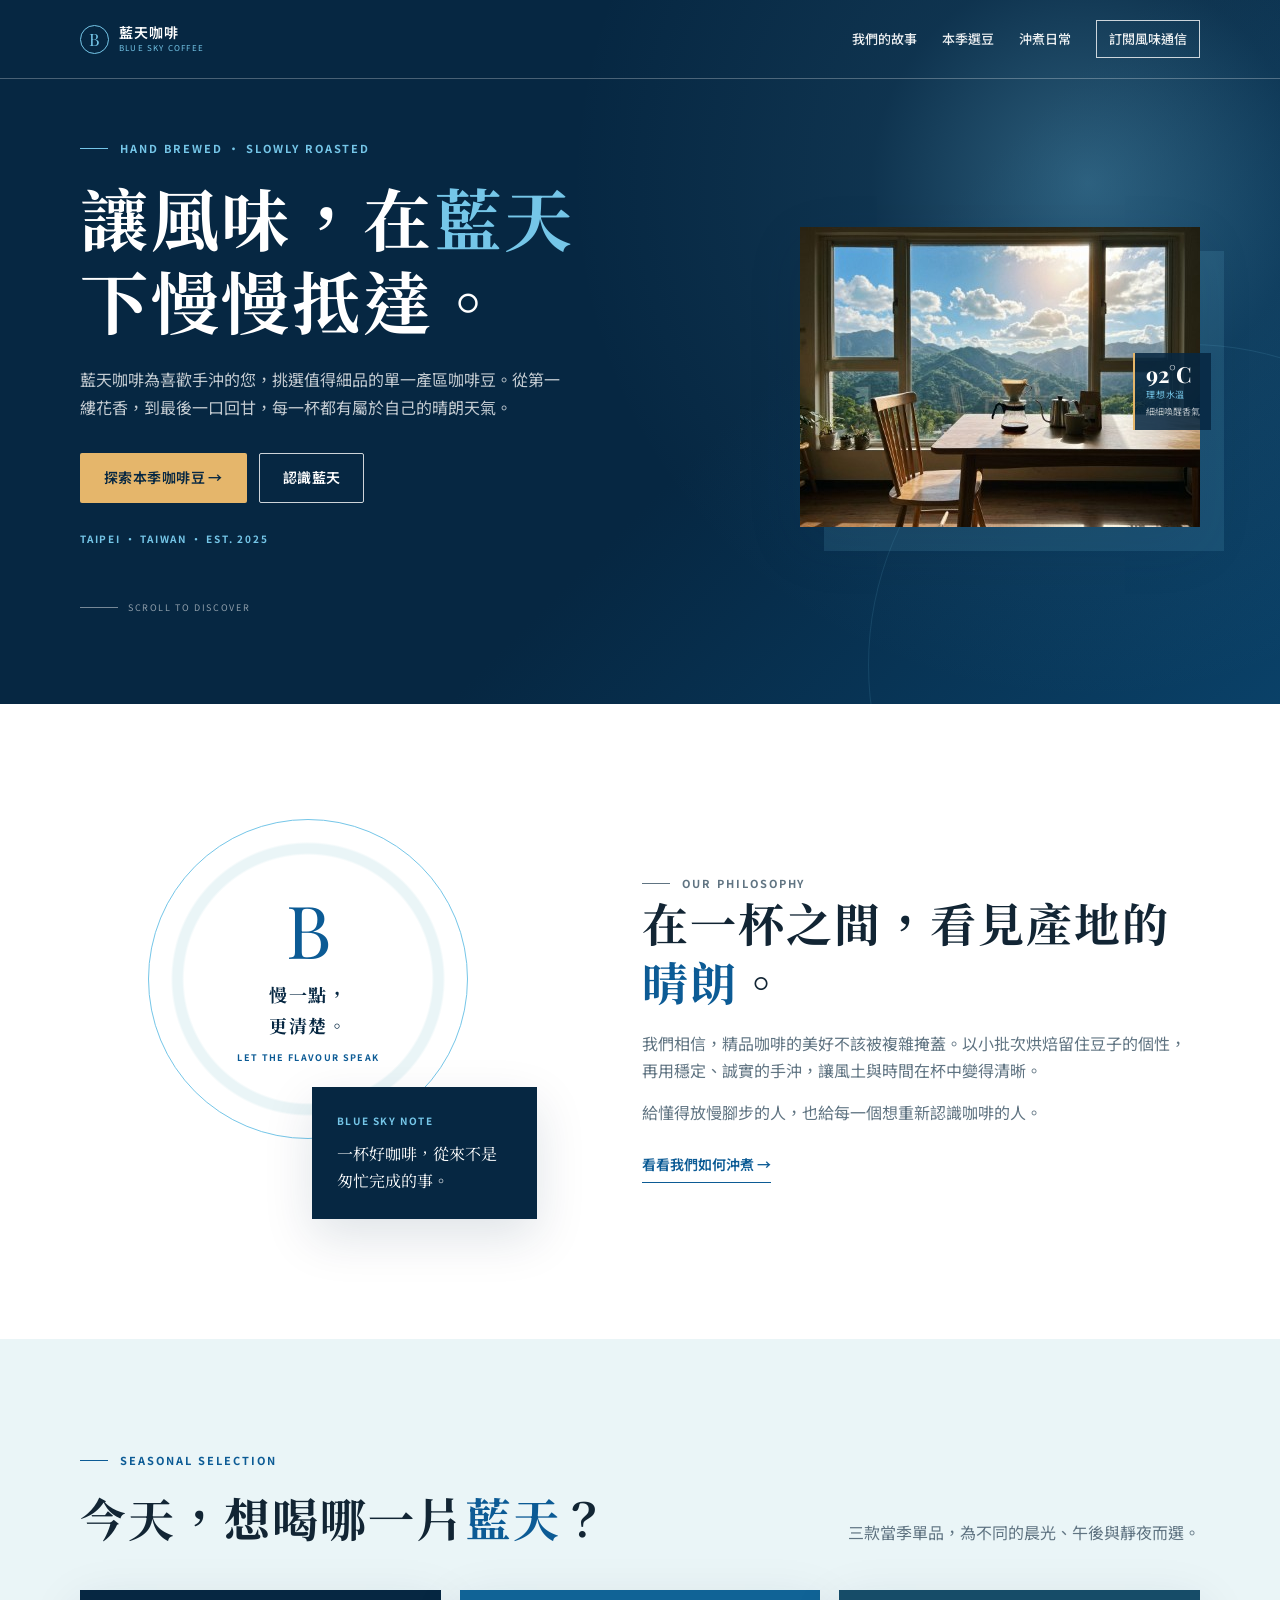
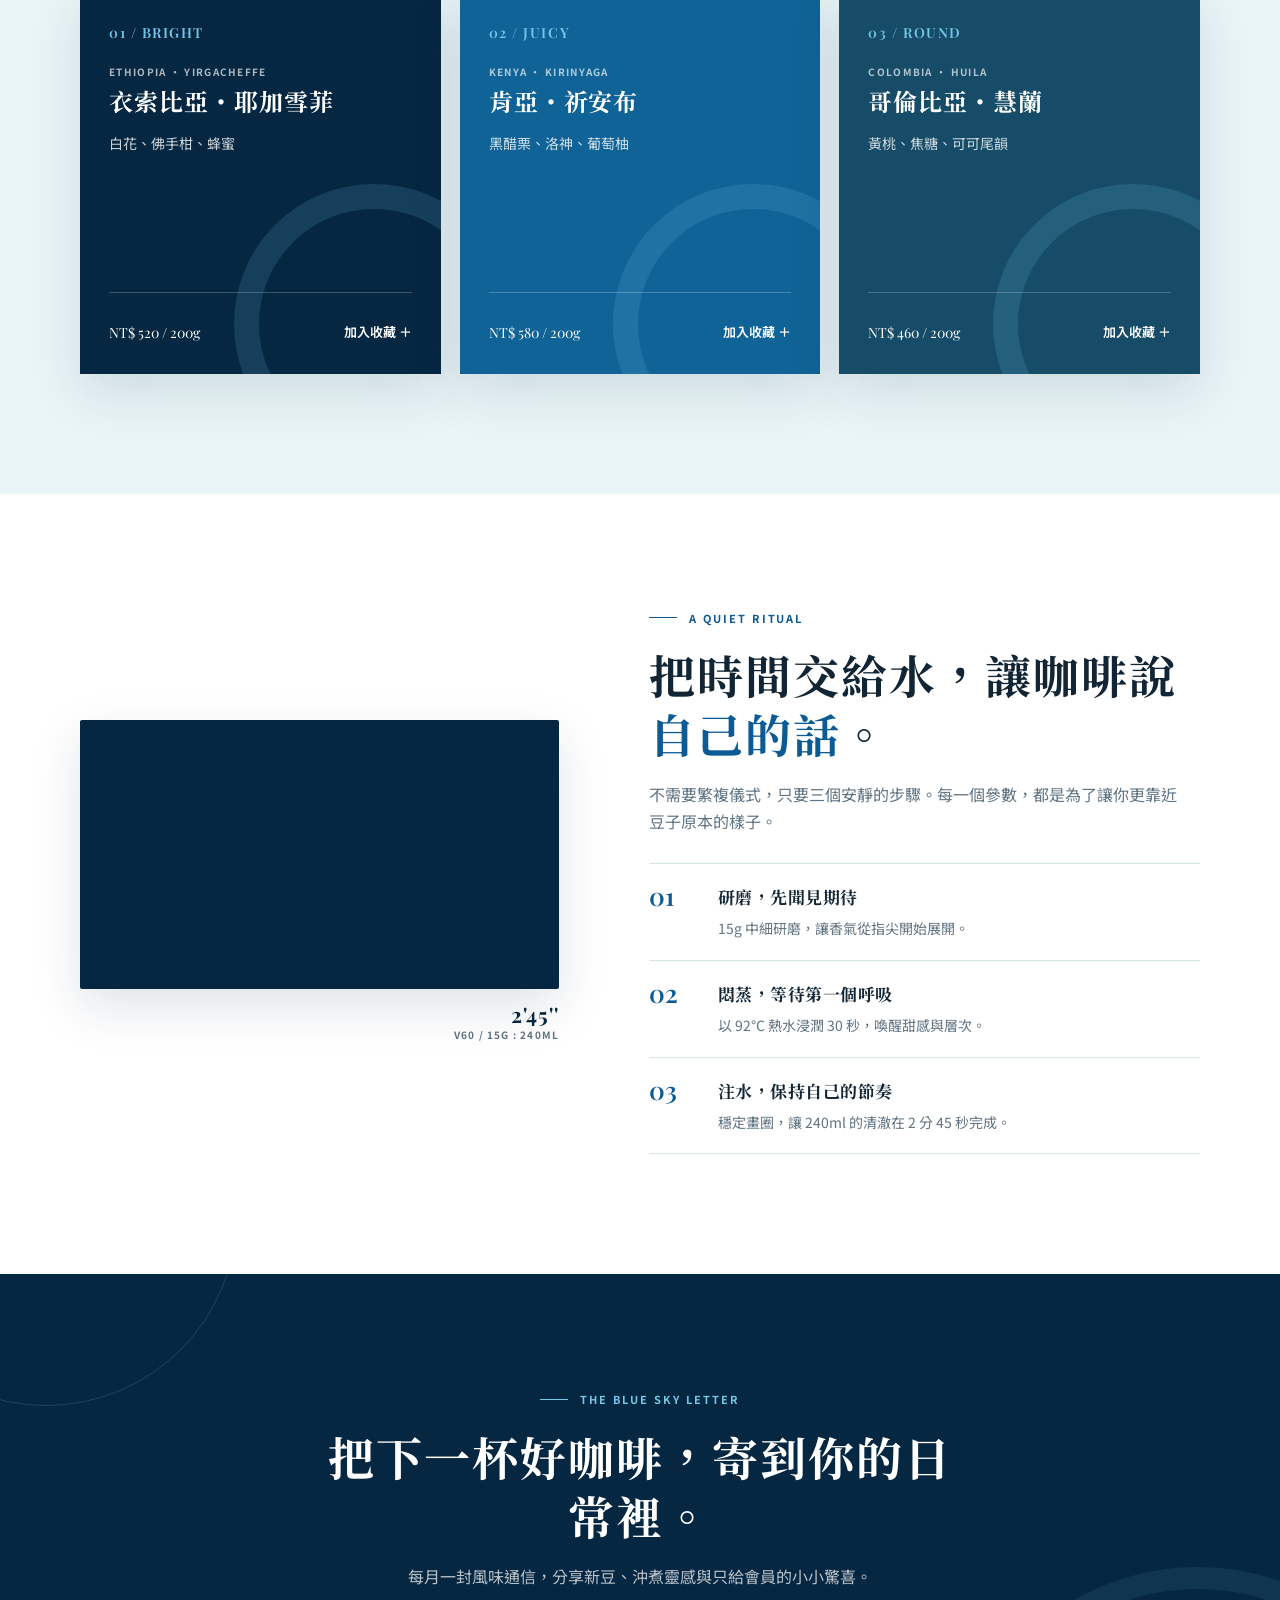
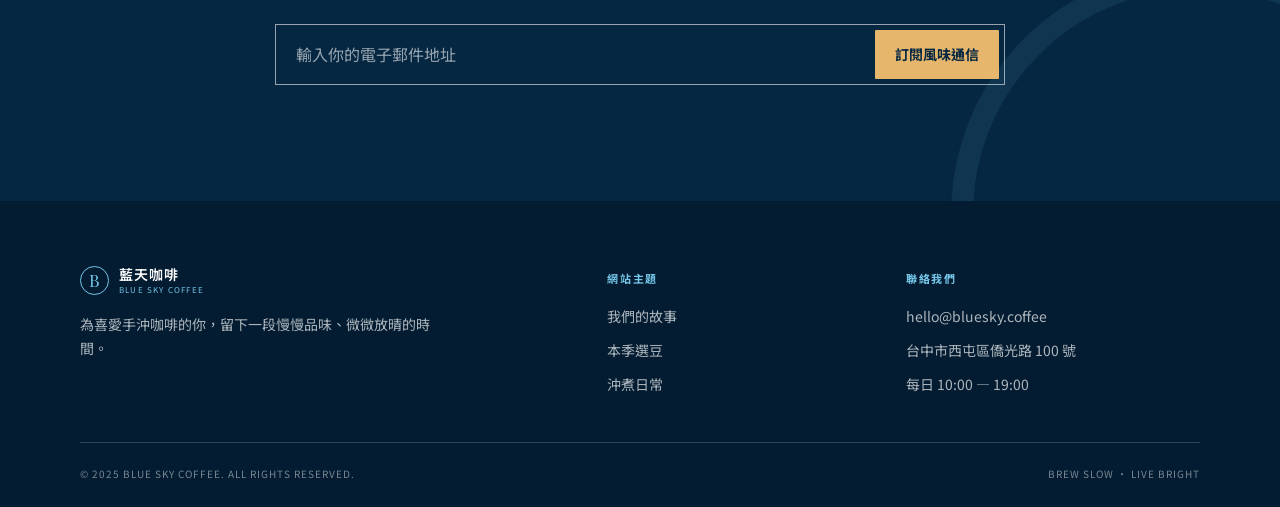
<file: onepage3/index.html>
<!DOCTYPE html>
<html lang="zh-Hant">
<head>
  <meta charset="UTF-8">
  <meta name="viewport" content="width=device-width, initial-scale=1.0">
  <meta name="description" content="藍天咖啡，為手沖咖啡愛好者挑選當季精品咖啡豆，讓每一杯都清澈、明亮、值得細品。">
  <title>藍天咖啡｜讓風味，慢慢抵達</title>
  <link rel="preconnect" href="https://fonts.googleapis.com">
  <link rel="preconnect" href="https://fonts.gstatic.com" crossorigin>
  <link href="https://fonts.googleapis.com/css2?family=Noto+Sans+TC:wght@400;500;600;700&family=Noto+Serif+TC:wght@500;600;700;900&family=Playfair+Display:ital,wght@0,600;0,700;1,600&display=swap" rel="stylesheet">
  <style>
    :root {
      --navy: #062742;
      --blue: #0c5b95;
      --sky: #75c6e8;
      --mist: #eaf5f7;
      --cream: #fbfaf6;
      --ink: #122534;
      --muted: #607482;
      --line: #d7e4e8;
      --sand: #e5b66b;
      --shadow: 0 18px 50px rgba(6, 39, 66, .13);
    }

    * { box-sizing: border-box; }
    html { scroll-behavior: smooth; }
    body {
      margin: 0;
      background: var(--cream);
      color: var(--ink);
      font-family: "Noto Sans TC", sans-serif;
      font-size: 16px;
      line-height: 1.7;
    }
    a { color: inherit; text-decoration: none; }
    button, input { font: inherit; }
    button { cursor: pointer; }
    :focus-visible { outline: 3px solid var(--sky); outline-offset: 4px; }

    .wrap { width: min(1120px, calc(100% - 48px)); margin-inline: auto; }
    .eyebrow {
      display: flex;
      align-items: center;
      gap: 12px;
      margin: 0 0 18px;
      color: var(--blue);
      font-size: 11px;
      font-weight: 700;
      letter-spacing: .18em;
    }
    .eyebrow::before { width: 28px; height: 1px; background: currentColor; content: ""; }
    .section-title {
      margin: 0;
      font-family: "Noto Serif TC", serif;
      font-size: clamp(30px, 4vw, 46px);
      font-weight: 700;
      letter-spacing: .045em;
      line-height: 1.28;
    }
    .accent { color: var(--blue); }
    .sky-word { color: var(--sky); }
    .section-copy { margin: 18px 0 0; color: var(--muted); }
    .button, .text-link {
      display: inline-flex;
      align-items: center;
      justify-content: center;
      min-height: 50px;
      padding: 11px 23px;
      border: 1px solid transparent;
      border-radius: 2px;
      font-size: 14px;
      font-weight: 600;
      letter-spacing: .03em;
      transition: background-color .25s ease, color .25s ease, border-color .25s ease, transform .25s ease;
    }
    .button:hover, .text-link:hover { transform: translateY(-2px); }
    .button-primary { background: var(--sand); color: var(--navy); }
    .button-primary:hover { background: #f0ca84; }
    .button-outline { border-color: rgba(255, 255, 255, .8); color: #fff; }
    .button-outline:hover { background: #fff; color: var(--navy); }

    .site-header {
      position: absolute;
      z-index: 10;
      top: 0;
      left: 0;
      width: 100%;
      border-bottom: 1px solid rgba(255, 255, 255, .27);
    }
    .navbar {
      display: flex;
      align-items: center;
      justify-content: space-between;
      min-height: 78px;
      gap: 24px;
    }
    .brand { display: inline-flex; align-items: center; gap: 10px; color: #fff; }
    .brand-mark {
      display: grid;
      width: 29px;
      height: 29px;
      place-items: center;
      border: 1px solid var(--sky);
      border-radius: 50%;
      color: var(--sky);
      font-family: "Playfair Display", serif;
      font-size: 17px;
      line-height: 1;
    }
    .brand-copy { display: grid; line-height: 1.1; }
    .brand-copy strong { font-size: 14px; font-weight: 600; letter-spacing: .08em; }
    .brand-copy small { margin-top: 4px; color: var(--sky); font-size: 8px; letter-spacing: .15em; }
    .nav-links { display: flex; align-items: center; gap: 25px; }
    .nav-links a { position: relative; color: rgba(255, 255, 255, .92); font-size: 13px; font-weight: 500; white-space: nowrap; }
    .nav-links a:not(.nav-cta)::after {
      position: absolute;
      right: 0;
      bottom: -7px;
      width: 0;
      height: 1px;
      background: var(--sky);
      content: "";
      transition: width .25s ease;
    }
    .nav-links a:not(.nav-cta):hover::after { right: auto; left: 0; width: 100%; }
    .nav-links .nav-cta { padding: 7px 12px; border: 1px solid rgba(255, 255, 255, .78); }
    .nav-links .nav-cta:hover { background: #fff; color: var(--navy); }
    .menu-toggle { display: none; padding: 4px; border: 0; background: transparent; color: #fff; font-size: 24px; line-height: 1; }

    .hero {
      position: relative;
      display: flex;
      min-height: 704px;
      overflow: hidden;
      align-items: stretch;
      background:
        radial-gradient(circle at 85% 26%, rgba(117, 198, 232, .35) 0, rgba(117, 198, 232, .08) 18%, transparent 43%),
        linear-gradient(135deg, #062742 0%, #062742 58%, #0a4168 100%);
      color: #fff;
    }
    .hero::after {
      position: absolute;
      z-index: 0;
      right: -18vw;
      bottom: -22vw;
      width: 50vw;
      height: 50vw;
      border: 1px solid rgba(117, 198, 232, .13);
      border-radius: 50%;
      content: "";
    }
    .hero-grid {
      position: relative;
      z-index: 1;
      display: grid;
      grid-template-columns: 1.02fr .98fr;
      gap: 45px;
      align-items: center;
      padding-top: 122px;
      padding-bottom: 72px;
    }
    .hero-content { max-width: 560px; }
    .hero .eyebrow { color: var(--sky); }
    .hero-title {
      max-width: 540px;
      margin: 0;
      font-family: "Noto Serif TC", serif;
      font-size: clamp(42px, 5.5vw, 68px);
      font-weight: 700;
      letter-spacing: .04em;
      line-height: 1.22;
    }
    .hero-title .sky-word { color: var(--sky); }
    .hero-lede { max-width: 490px; margin: 25px 0 0; color: rgba(255, 255, 255, .76); }
    .hero-actions { display: flex; flex-wrap: wrap; gap: 12px; margin-top: 32px; }
    .hero-meta { margin: 27px 0 0; color: var(--sky); font-size: 10px; font-weight: 700; letter-spacing: .18em; }
    .scroll-note { display: flex; align-items: center; gap: 10px; margin: 53px 0 0; color: rgba(255, 255, 255, .55); font-size: 9px; letter-spacing: .18em; }
    .scroll-note::before { width: 38px; height: 1px; background: rgba(255, 255, 255, .45); content: ""; }

    .hero-art {
      position: relative;
      width: min(100%, 400px);
      height: 300px;
      min-height: 0;
      margin-left: auto;
      overflow: visible;
      aspect-ratio: auto;
      border: 0;
      background: transparent;
      box-shadow: none;
    }
    .hero-photo {
      width: 400px;
      height: 300px;
      object-fit: cover;
      box-shadow: 24px 24px 0 rgba(117, 198, 232, .13), var(--shadow);
      display: block;
    }
    .art-label {
      position: absolute;
      z-index: 3;
      right: -11px;
      top: 42%;
      display: grid;
      gap: 2px;
      padding: 10px 11px;
      border-left: 2px solid var(--sand);
      background: rgba(6, 39, 66, .86);
      color: #fff;
    }
    .art-label strong { font-family: "Playfair Display", serif; font-size: 22px; line-height: 1; }
    .art-label span { color: var(--sky); font-size: 9px; letter-spacing: .09em; }
    .art-label small { color: rgba(255, 255, 255, .72); font-size: 9px; }

    .story { padding: 115px 0 120px; background: #fff; }
    .story-grid { display: grid; grid-template-columns: .9fr 1.1fr; gap: clamp(45px, 9vw, 105px); align-items: center; }
    .story-visual { position: relative; min-height: 400px; }
    .story-seal {
      display: grid;
      width: 320px;
      height: 320px;
      place-content: center;
      margin: 0 auto;
      border: 1px solid var(--sky);
      border-radius: 50%;
      background: radial-gradient(circle, #fff 0 55%, #eaf5f7 56% 60%, #fff 61%);
      color: var(--navy);
      text-align: center;
    }
    .story-seal::before { display: block; margin-bottom: 14px; color: var(--blue); content: "B"; font-family: "Playfair Display", serif; font-size: 73px; line-height: 1; }
    .story-seal strong { font-family: "Noto Serif TC", serif; font-size: 18px; letter-spacing: .09em; }
    .story-seal span { margin-top: 10px; color: var(--blue); font-size: 9px; font-weight: 700; letter-spacing: .15em; }
    .note-card { position: absolute; right: 0; bottom: 0; width: min(225px, 57%); padding: 25px; background: var(--navy); color: #fff; box-shadow: var(--shadow); }
    .note-card p:first-child { margin: 0; color: var(--sky); font-size: 10px; font-weight: 700; letter-spacing: .16em; }
    .note-card p:last-child { margin: 12px 0 0; font-family: "Noto Serif TC", serif; font-size: 16px; line-height: 1.65; }
    .story-content p { margin: 19px 0 0; color: var(--muted); }
    .story-content p + p { margin-top: 15px; }
    .underlined-link { display: inline-flex; margin-top: 27px; padding-bottom: 5px; border-bottom: 1px solid var(--blue); color: var(--blue); font-size: 14px; font-weight: 600; transition: gap .2s ease; }
    .underlined-link:hover { gap: 8px; }

    .coffee { padding: 112px 0 120px; background: var(--mist); }
    .coffee-heading { display: flex; align-items: end; justify-content: space-between; gap: 32px; margin-bottom: 43px; }
    .coffee-heading .section-copy { max-width: 365px; }
    .coffee-grid { display: grid; grid-template-columns: repeat(3, 1fr); gap: 19px; }
    .coffee-card {
      position: relative;
      display: flex;
      min-height: 384px;
      overflow: hidden;
      flex-direction: column;
      padding: 31px 29px 25px;
      background: var(--navy);
      color: #fff;
      box-shadow: var(--shadow);
    }
    .coffee-card:nth-child(2) { background: #106396; }
    .coffee-card:nth-child(3) { background: #164c68; }
    .coffee-card::after { position: absolute; right: -73px; bottom: -90px; width: 230px; height: 230px; border: 25px solid rgba(117, 198, 232, .15); border-radius: 50%; content: ""; }
    .coffee-card > * { position: relative; z-index: 1; }
    .bean-no { margin: 0; color: var(--sky); font-family: "Playfair Display", serif; font-size: 14px; font-weight: 600; letter-spacing: .11em; }
    .origin { margin: 19px 0 5px; color: rgba(255, 255, 255, .67); font-size: 10px; font-weight: 700; letter-spacing: .13em; }
    .bean-name { margin: 0; font-family: "Noto Serif TC", serif; font-size: 24px; font-weight: 700; letter-spacing: .04em; line-height: 1.35; }
    .flavour { margin: 14px 0 0; color: rgba(255, 255, 255, .79); font-size: 14px; }
    .coffee-bottom { display: flex; align-items: center; justify-content: space-between; gap: 13px; margin-top: auto; padding-top: 23px; border-top: 1px solid rgba(255, 255, 255, .22); }
    .price { font-family: "Playfair Display", serif; font-size: 14px; white-space: nowrap; }
    .save-button { padding: 5px 0; border: 0; background: transparent; color: #fff; font-size: 13px; font-weight: 600; white-space: nowrap; transition: color .2s ease; }
    .save-button:hover { color: var(--sand); }

    .brew { padding: 115px 0 120px; background: #fff; }
    .brew-grid { display: grid; grid-template-columns: .93fr 1.07fr; gap: clamp(44px, 7vw, 90px); align-items: center; }
    .brew-media { position: relative; width: 100%; max-width: 560px; margin-inline: auto; }
    .video-wrap {
      position: relative;
      width: 100%;
      aspect-ratio: 560 / 315;
      background: var(--navy);
      box-shadow: var(--shadow);
      border-radius: 2px;
      overflow: hidden;
    }
    .video-wrap iframe {
      width: 100%;
      height: 100%;
      border: 0;
      display: block;
    }
    .brew-caption {
      display: grid;
      text-align: right;
      margin-top: 14px;
      color: var(--navy);
    }
    .brew-caption strong { font-family: "Playfair Display", serif; font-size: 21px; letter-spacing: .05em; line-height: 1.1; }
    .brew-caption span { font-size: 10px; font-weight: 700; letter-spacing: .12em; color: var(--muted); }
    .brew-content .section-copy { max-width: 530px; }
    .brew-steps { margin-top: 28px; border-top: 1px solid var(--line); }
    .brew-step { display: grid; grid-template-columns: 55px 1fr; gap: 14px; padding: 19px 0; border-bottom: 1px solid var(--line); }
    .step-no { color: var(--blue); font-family: "Playfair Display", serif; font-size: 25px; font-weight: 600; line-height: 1; }
    .brew-step h3 { margin: 0; font-family: "Noto Serif TC", serif; font-size: 17px; letter-spacing: .03em; }
    .brew-step p { margin: 5px 0 0; color: var(--muted); font-size: 14px; }

    .visit { position: relative; overflow: hidden; padding: 116px 0; background: var(--navy); color: #fff; text-align: center; }
    .visit::before, .visit::after { position: absolute; width: 380px; height: 380px; border: 1px solid rgba(117, 198, 232, .19); border-radius: 50%; content: ""; }
    .visit::before { top: -250px; left: -145px; }
    .visit::after { right: -165px; bottom: -260px; width: 450px; height: 450px; border-width: 22px; opacity: .45; }
    .visit .wrap { position: relative; z-index: 1; max-width: 730px; }
    .visit .eyebrow { justify-content: center; color: var(--sky); }
    .visit .section-title { max-width: 670px; margin-inline: auto; }
    .visit .section-copy { max-width: 535px; margin-inline: auto; color: rgba(255, 255, 255, .72); }
    .subscribe-form { display: flex; margin: 34px auto 0; padding: 5px; border: 1px solid rgba(255, 255, 255, .58); }
    .subscribe-form input { min-width: 0; flex: 1; padding: 11px 15px; border: 0; outline: 0; background: transparent; color: #fff; }
    .subscribe-form input::placeholder { color: rgba(255, 255, 255, .58); }
    .subscribe-form button { min-height: 48px; padding: 10px 20px; border: 0; border-radius: 1px; background: var(--sand); color: var(--navy); font-size: 14px; font-weight: 700; transition: background .2s ease; }
    .subscribe-form button:hover { background: #f1ca83; }

    .site-footer { padding: 65px 0 25px; background: #031c31; color: rgba(255, 255, 255, .68); }
    .footer-grid { display: grid; grid-template-columns: 1.45fr .75fr .9fr; gap: 54px; padding-bottom: 46px; }
    .footer-brand .brand { margin-bottom: 18px; }
    .footer-brand p { max-width: 355px; margin: 0; font-size: 14px; }
    .footer-heading { margin: 3px 0 17px; color: var(--sky); font-size: 11px; font-weight: 700; letter-spacing: .15em; }
    .footer-links, .footer-contact { display: grid; gap: 10px; font-size: 14px; }
    .footer-links a:hover, .footer-contact a:hover { color: #fff; }
    .footer-bottom { display: flex; justify-content: space-between; gap: 18px; padding-top: 22px; border-top: 1px solid rgba(255, 255, 255, .17); color: rgba(255, 255, 255, .47); font-size: 10px; letter-spacing: .1em; }

    .toast {
      position: fixed;
      z-index: 20;
      right: 22px;
      bottom: 22px;
      max-width: min(360px, calc(100% - 44px));
      padding: 13px 18px;
      border-left: 3px solid var(--sand);
      background: var(--navy);
      box-shadow: var(--shadow);
      color: #fff;
      font-size: 14px;
      opacity: 0;
      pointer-events: none;
      transform: translateY(12px);
      transition: opacity .22s ease, transform .22s ease;
    }
    .toast.show { opacity: 1; transform: translateY(0); }
    .reveal { opacity: 0; transform: translateY(18px); transition: opacity .65s ease, transform .65s ease; }
    .reveal.visible { opacity: 1; transform: translateY(0); }

    @media (max-width: 820px) {
      .navbar { position: relative; }
      .menu-toggle { display: block; }
      .nav-links {
        position: absolute;
        top: 100%;
        right: -24px;
        left: -24px;
        display: grid;
        max-height: 0;
        overflow: hidden;
        gap: 0;
        background: #05233c;
        transition: max-height .32s ease;
      }
      .nav-links.open { max-height: 300px; }
      .nav-links a { padding: 12px 24px; border-top: 1px solid rgba(255, 255, 255, .1); }
      .nav-links .nav-cta { margin: 8px 24px 16px; padding: 9px 12px; text-align: center; }
      .hero { min-height: 710px; }
      .hero-grid { grid-template-columns: 1fr; gap: 17px; padding-top: 112px; }
      .hero-content { max-width: 640px; }
      .scroll-note { margin-top: 29px; }
      .hero-art { width: min(100%, 330px); height: 248px; min-height: 0; max-height: none; margin: 0; }
      .hero-photo { width: 330px; height: 248px; }
      .coffee-grid { grid-template-columns: repeat(2, 1fr); }
      .coffee-card:nth-child(3) { grid-column: span 2; }
      .story-grid, .brew-grid { grid-template-columns: 1fr; }
      .story-visual { max-width: 520px; width: 100%; margin: auto; }
      .brew-media { max-width: 540px; width: 100%; margin: auto; }
      .footer-grid { grid-template-columns: 1fr 1fr; }
      .footer-brand { grid-column: 1 / -1; }
    }

    @media (max-width: 560px) {
      .wrap { width: calc(100% - 34px); }
      .navbar { min-height: 70px; }
      .brand-copy strong { font-size: 13px; }
      .hero { min-height: 680px; }
      .hero-grid { padding-top: 98px; padding-bottom: 34px; }
      .hero-title { font-size: 40px; }
      .hero-lede { margin-top: 16px; font-size: 14px; line-height: 1.7; }
      .hero-actions { margin-top: 23px; }
      .hero-actions .button { flex: 1; padding-inline: 13px; }
      .hero-meta { margin-top: 18px; }
      .hero-art { width: 260px; height: 195px; min-height: 0; max-height: none; }
      .hero-photo { width: 260px; height: 195px; }
      .art-label { display: none; }
      .story, .coffee, .brew, .visit { padding: 76px 0; }
      .story-seal { width: 245px; height: 245px; }
      .story-seal::before { margin-bottom: 8px; font-size: 54px; }
      .story-seal strong { font-size: 15px; }
      .story-visual { min-height: 315px; }
      .note-card { width: 185px; padding: 18px; }
      .note-card p:last-child { font-size: 14px; }
      .coffee-heading { display: block; margin-bottom: 30px; }
      .coffee-heading .section-copy { margin-top: 14px; }
      .coffee-grid { grid-template-columns: 1fr; }
      .coffee-card, .coffee-card:nth-child(3) { min-height: 330px; grid-column: auto; }
      .subscribe-form { display: grid; gap: 6px; padding: 5px; }
      .subscribe-form input, .subscribe-form button { width: 100%; }
      .footer-grid { grid-template-columns: 1fr; gap: 32px; }
      .footer-brand { grid-column: auto; }
      .footer-bottom { display: grid; gap: 9px; }
    }

    @media (prefers-reduced-motion: reduce) {
      html { scroll-behavior: auto; }
      *, *::before, *::after { transition-duration: .01ms !important; animation-duration: .01ms !important; animation-iteration-count: 1 !important; }
      .reveal { opacity: 1; transform: none; }
    }
  </style>
</head>
<body>
  <header class="site-header" id="top">
    <nav class="wrap navbar" aria-label="主要導覽">
      <a class="brand" href="#top" aria-label="回到藍天咖啡首頁">
        <span class="brand-mark" aria-hidden="true">B</span>
        <span class="brand-copy"><strong>藍天咖啡</strong><small>BLUE SKY COFFEE</small></span>
      </a>
      <button class="menu-toggle" type="button" aria-controls="navLinks" aria-expanded="false" aria-label="開啟導覽選單">☰</button>
      <div class="nav-links" id="navLinks">
        <a href="#story">我們的故事</a>
        <a href="#coffee">本季選豆</a>
        <a href="#brew">沖煮日常</a>
        <a class="nav-cta" href="#visit">訂閱風味通信</a>
      </div>
    </nav>
  </header>

  <main>
    <section class="hero" aria-labelledby="heroTitle">
      <div class="wrap hero-grid">
        <div class="hero-content">
          <p class="eyebrow">HAND BREWED · SLOWLY ROASTED</p>
          <h1 class="hero-title" id="heroTitle">讓風味，在<span class="sky-word">藍天</span>下慢慢抵達。</h1>
          <p class="hero-lede">藍天咖啡為喜歡手沖的您，挑選值得細品的單一產區咖啡豆。從第一縷花香，到最後一口回甘，每一杯都有屬於自己的晴朗天氣。</p>
          <div class="hero-actions">
            <a class="button button-primary" href="#coffee">探索本季咖啡豆 →</a>
            <a class="button button-outline" href="#story">認識藍天</a>
          </div>
          <p class="hero-meta">TAIPEI · TAIWAN · EST. 2025</p>
          <p class="scroll-note">SCROLL TO DISCOVER</p>
        </div>

        <div class="hero-art" aria-hidden="true">
          <img class="hero-photo" src="images/hero.png" width="400" height="300" alt="" onerror="this.onerror=null;this.src='images/hero.jpg'">
          <span class="art-label"><strong>92°C</strong><span>理想水溫</span><small>細細喚醒香氣</small></span>
        </div>
      </div>
    </section>

    <section class="story" id="story" aria-labelledby="storyTitle">
      <div class="wrap story-grid">
        <div class="story-visual reveal" aria-hidden="true">
          <div class="story-seal"><strong>慢一點，<br>更清楚。</strong><span>LET THE FLAVOUR SPEAK</span></div>
          <div class="note-card"><p>BLUE SKY NOTE</p><p>一杯好咖啡，從來不是匆忙完成的事。</p></div>
        </div>
        <div class="story-content reveal">
          <p class="eyebrow">OUR PHILOSOPHY</p>
          <h2 class="section-title" id="storyTitle">在一杯之間，看見產地的<span class="accent">晴朗</span>。</h2>
          <p>我們相信，精品咖啡的美好不該被複雜掩蓋。以小批次烘焙留住豆子的個性，再用穩定、誠實的手沖，讓風土與時間在杯中變得清晰。</p>
          <p>給懂得放慢腳步的人，也給每一個想重新認識咖啡的人。</p>
          <a class="underlined-link" href="#brew">看看我們如何沖煮 →</a>
        </div>
      </div>
    </section>

    <section class="coffee" id="coffee" aria-labelledby="coffeeTitle">
      <div class="wrap">
        <div class="coffee-heading reveal">
          <div>
            <p class="eyebrow">SEASONAL SELECTION</p>
            <h2 class="section-title" id="coffeeTitle">今天，想喝哪一片<span class="accent">藍天</span>？</h2>
          </div>
          <p class="section-copy">三款當季單品，為不同的晨光、午後與靜夜而選。</p>
        </div>
        <div class="coffee-grid">
          <article class="coffee-card reveal">
            <p class="bean-no">01 / BRIGHT</p>
            <p class="origin">ETHIOPIA · YIRGACHEFFE</p>
            <h3 class="bean-name">衣索比亞・耶加雪菲</h3>
            <p class="flavour">白花、佛手柑、蜂蜜</p>
            <div class="coffee-bottom"><span class="price">NT$ 520 / 200g</span><button class="save-button" type="button" data-coffee="衣索比亞・耶加雪菲" aria-label="將衣索比亞・耶加雪菲加入收藏">加入收藏 ＋</button></div>
          </article>
          <article class="coffee-card reveal">
            <p class="bean-no">02 / JUICY</p>
            <p class="origin">KENYA · KIRINYAGA</p>
            <h3 class="bean-name">肯亞・祈安布</h3>
            <p class="flavour">黑醋栗、洛神、葡萄柚</p>
            <div class="coffee-bottom"><span class="price">NT$ 580 / 200g</span><button class="save-button" type="button" data-coffee="肯亞・祈安布" aria-label="將肯亞・祈安布加入收藏">加入收藏 ＋</button></div>
          </article>
          <article class="coffee-card reveal">
            <p class="bean-no">03 / ROUND</p>
            <p class="origin">COLOMBIA · HUILA</p>
            <h3 class="bean-name">哥倫比亞・慧蘭</h3>
            <p class="flavour">黃桃、焦糖、可可尾韻</p>
            <div class="coffee-bottom"><span class="price">NT$ 460 / 200g</span><button class="save-button" type="button" data-coffee="哥倫比亞・慧蘭" aria-label="將哥倫比亞・慧蘭加入收藏">加入收藏 ＋</button></div>
          </article>
        </div>
      </div>
    </section>

    <section class="brew" id="brew" aria-labelledby="brewTitle">
      <div class="wrap brew-grid">
        <div class="brew-media brew-art reveal">
          <div class="video-wrap">
            <iframe width="560" height="315" src="https://www.youtube.com/embed/hMOYa4EBntI" title="藍天咖啡手沖日常" allow="accelerometer; autoplay; clipboard-write; encrypted-media; gyroscope; picture-in-picture; web-share" allowfullscreen></iframe>
          </div>
          <div class="brew-caption"><strong>2'45''</strong><span>V60 / 15G : 240ML</span></div>
        </div>
        <div class="brew-content reveal">
          <p class="eyebrow">A QUIET RITUAL</p>
          <h2 class="section-title" id="brewTitle">把時間交給水，讓咖啡說<span class="accent">自己的話</span>。</h2>
          <p class="section-copy">不需要繁複儀式，只要三個安靜的步驟。每一個參數，都是為了讓你更靠近豆子原本的樣子。</p>
          <div class="brew-steps">
            <div class="brew-step"><span class="step-no">01</span><div><h3>研磨，先聞見期待</h3><p>15g 中細研磨，讓香氣從指尖開始展開。</p></div></div>
            <div class="brew-step"><span class="step-no">02</span><div><h3>悶蒸，等待第一個呼吸</h3><p>以 92°C 熱水浸潤 30 秒，喚醒甜感與層次。</p></div></div>
            <div class="brew-step"><span class="step-no">03</span><div><h3>注水，保持自己的節奏</h3><p>穩定畫圈，讓 240ml 的清澈在 2 分 45 秒完成。</p></div></div>
          </div>
        </div>
      </div>
    </section>

    <section class="visit" id="visit" aria-labelledby="visitTitle">
      <div class="wrap reveal">
        <p class="eyebrow">THE BLUE SKY LETTER</p>
        <h2 class="section-title" id="visitTitle">把下一杯好咖啡，寄到你的日常裡。</h2>
        <p class="section-copy">每月一封風味通信，分享新豆、沖煮靈感與只給會員的小小驚喜。</p>
        <form class="subscribe-form" id="subscribeForm">
          <input type="email" aria-label="電子郵件地址" placeholder="輸入你的電子郵件地址" required>
          <button type="submit">訂閱風味通信</button>
        </form>
      </div>
    </section>
  </main>

  <footer class="site-footer">
    <div class="wrap footer-grid">
      <div class="footer-brand">
        <a class="brand" href="#top" aria-label="回到藍天咖啡首頁"><span class="brand-mark" aria-hidden="true">B</span><span class="brand-copy"><strong>藍天咖啡</strong><small>BLUE SKY COFFEE</small></span></a>
        <p>為喜愛手沖咖啡的你，留下一段慢慢品味、微微放晴的時間。</p>
      </div>
      <div>
        <p class="footer-heading">網站主題</p>
        <div class="footer-links"><a href="#story">我們的故事</a><a href="#coffee">本季選豆</a><a href="#brew">沖煮日常</a></div>
      </div>
      <div>
        <p class="footer-heading">聯絡我們</p>
        <div class="footer-contact"><a href="mailto:hello@bluesky.coffee">hello@bluesky.coffee</a><a href="https://www.google.com/maps/search/?api=1&query=僑光科技大學" target="_blank" rel="noopener">台中市西屯區僑光路 100 號</a><span>每日 10:00 — 19:00</span></div>
      </div>
    </div>
    <div class="wrap footer-bottom"><span>© 2025 BLUE SKY COFFEE. ALL RIGHTS RESERVED.</span><span>BREW SLOW · LIVE BRIGHT</span></div>
  </footer>

  <div class="toast" id="toast" role="status" aria-live="polite"></div>

  <script>
    const menuToggle = document.querySelector('.menu-toggle');
    const navLinks = document.querySelector('.nav-links');
    const toast = document.querySelector('#toast');
    let toastTimer;

    function closeMenu() {
      navLinks.classList.remove('open');
      menuToggle.setAttribute('aria-expanded', 'false');
      menuToggle.setAttribute('aria-label', '開啟導覽選單');
      menuToggle.textContent = '☰';
    }

    menuToggle.addEventListener('click', () => {
      const isOpen = navLinks.classList.toggle('open');
      menuToggle.setAttribute('aria-expanded', String(isOpen));
      menuToggle.setAttribute('aria-label', isOpen ? '關閉導覽選單' : '開啟導覽選單');
      menuToggle.textContent = isOpen ? '×' : '☰';
    });

    navLinks.querySelectorAll('a').forEach(link => link.addEventListener('click', closeMenu));

    function showToast(message) {
      window.clearTimeout(toastTimer);
      toast.textContent = message;
      toast.classList.add('show');
      toastTimer = window.setTimeout(() => toast.classList.remove('show'), 2600);
    }

    document.querySelectorAll('[data-coffee]').forEach(button => {
      button.addEventListener('click', () => showToast(`已將「${button.dataset.coffee}」加入你的收藏。`));
    });

    document.querySelector('#subscribeForm').addEventListener('submit', event => {
      event.preventDefault();
      const form = event.currentTarget;
      if (!form.checkValidity()) return;
      form.reset();
      showToast('謝謝訂閱，下一封晴朗的風味通信即將寄出。');
    });

    const reduceMotion = window.matchMedia('(prefers-reduced-motion: reduce)').matches;
    const revealItems = document.querySelectorAll('.reveal');
    if (reduceMotion || !('IntersectionObserver' in window)) {
      revealItems.forEach(item => item.classList.add('visible'));
    } else {
      const observer = new IntersectionObserver(entries => {
        entries.forEach(entry => {
          if (entry.isIntersecting) {
            entry.target.classList.add('visible');
            observer.unobserve(entry.target);
          }
        });
      }, { threshold: .12 });
      revealItems.forEach(item => observer.observe(item));
    }
  </script>
</body>
</html>
</file>
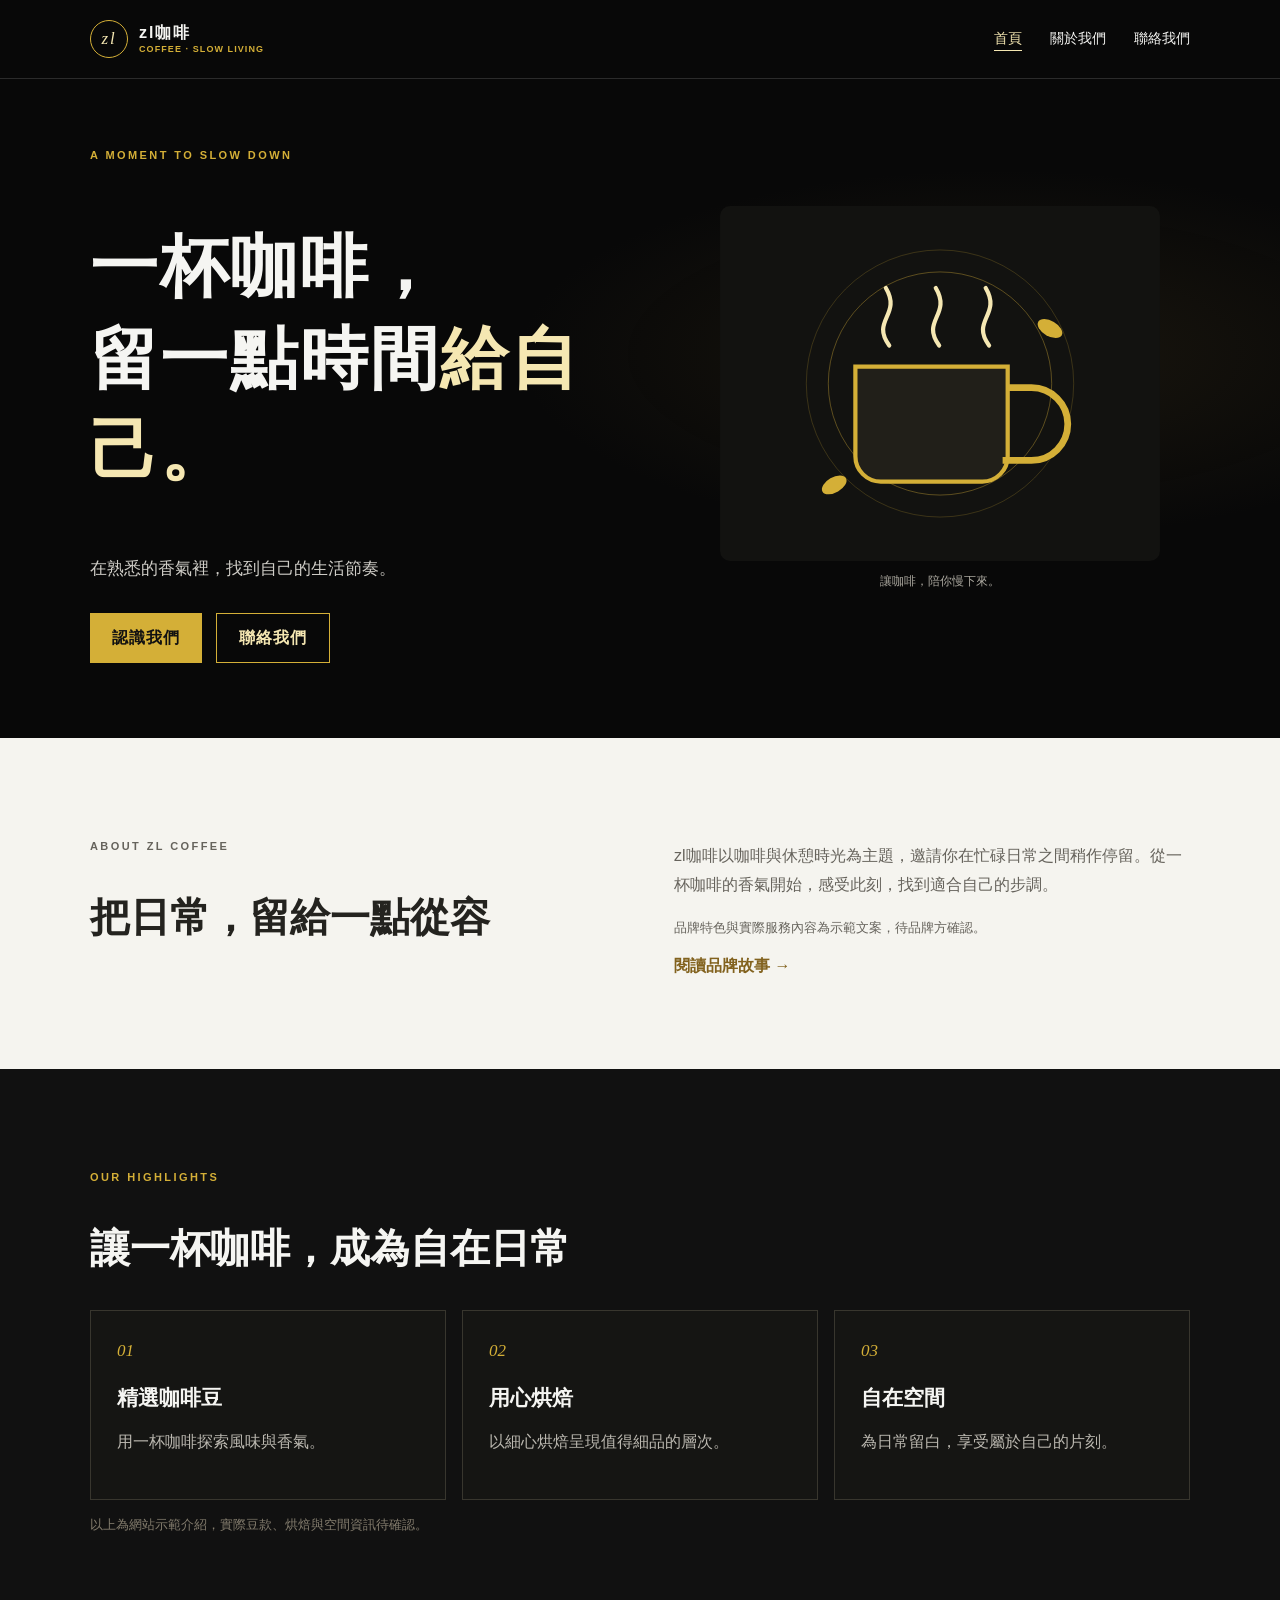
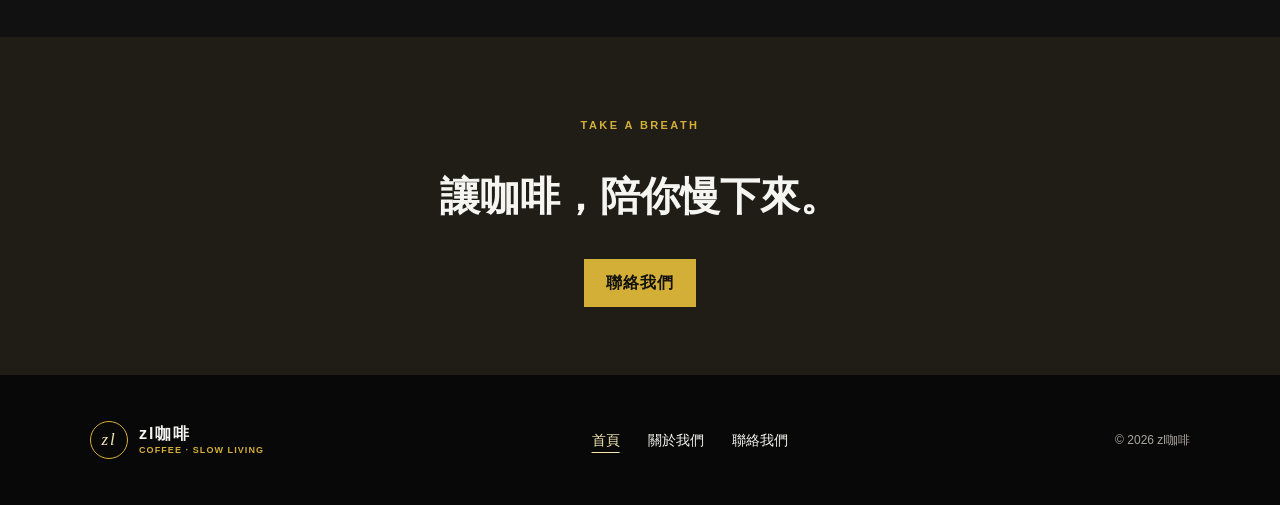
<file: pages/index.html>
<!doctype html><html lang="zh-Hant"><head><meta charset="utf-8"><meta name="viewport" content="width=device-width,initial-scale=1"><meta name="description" content="zl咖啡，讓咖啡陪你慢下來。"><title>首頁｜zl咖啡</title><link rel="stylesheet" href="assets/css/site.css"><script src="assets/js/site.js" defer></script></head><body><header class="header"><div class="wrap nav"><a class="brand" href="index.html"><b>zl</b><span>zl咖啡<small>COFFEE · SLOW LIVING</small></span></a><button class="menu" aria-expanded="false" aria-controls="nav" aria-label="開啟選單">☰</button><nav id="nav"><a href="index.html" aria-current="page">首頁</a><a href="about.html">關於我們</a><a href="contact.html">聯絡我們</a></nav></div></header><main><section class="hero"><div class="wrap hero-grid"><div><p class="eyebrow">A MOMENT TO SLOW DOWN</p><h1>一杯咖啡，<br>留一點時間<span>給自己。</span></h1><p class="lead">在熟悉的香氣裡，找到自己的生活節奏。</p><div class="actions"><a class="btn gold" href="about.html">認識我們</a><a class="btn outline" href="contact.html">聯絡我們</a></div></div><figure><img src="assets/images/coffee-scene.svg" alt="金色線條咖啡杯與咖啡豆插畫"><figcaption>讓咖啡，陪你慢下來。</figcaption></figure></div></section><section class="section"><div class="wrap split"><div><p class="eyebrow">ABOUT ZL COFFEE</p><h2>把日常，留給一點從容</h2></div><div><p>zl咖啡以咖啡與休憩時光為主題，邀請你在忙碌日常之間稍作停留。從一杯咖啡的香氣開始，感受此刻，找到適合自己的步調。</p><p class="note">品牌特色與實際服務內容為示範文案，待品牌方確認。</p><a class="text-link" href="about.html">閱讀品牌故事 →</a></div></div></section><section class="section dark"><div class="wrap"><p class="eyebrow">OUR HIGHLIGHTS</p><h2>讓一杯咖啡，成為自在日常</h2><div class="cards"><article><i>01</i><h3>精選咖啡豆</h3><p>用一杯咖啡探索風味與香氣。</p></article><article><i>02</i><h3>用心烘焙</h3><p>以細心烘焙呈現值得細品的層次。</p></article><article><i>03</i><h3>自在空間</h3><p>為日常留白，享受屬於自己的片刻。</p></article></div><p class="note">以上為網站示範介紹，實際豆款、烘焙與空間資訊待確認。</p></div></section><section class="cta"><div class="wrap"><p class="eyebrow">TAKE A BREATH</p><h2>讓咖啡，陪你慢下來。</h2><a class="btn gold" href="contact.html">聯絡我們</a></div></section></main><footer><div class="wrap foot"><a class="brand" href="index.html"><b>zl</b><span>zl咖啡<small>COFFEE · SLOW LIVING</small></span></a><nav><a href="index.html" aria-current="page">首頁</a><a href="about.html">關於我們</a><a href="contact.html">聯絡我們</a></nav><p>© <span data-year>2026</span> zl咖啡</p></div></footer></body></html>
</file>
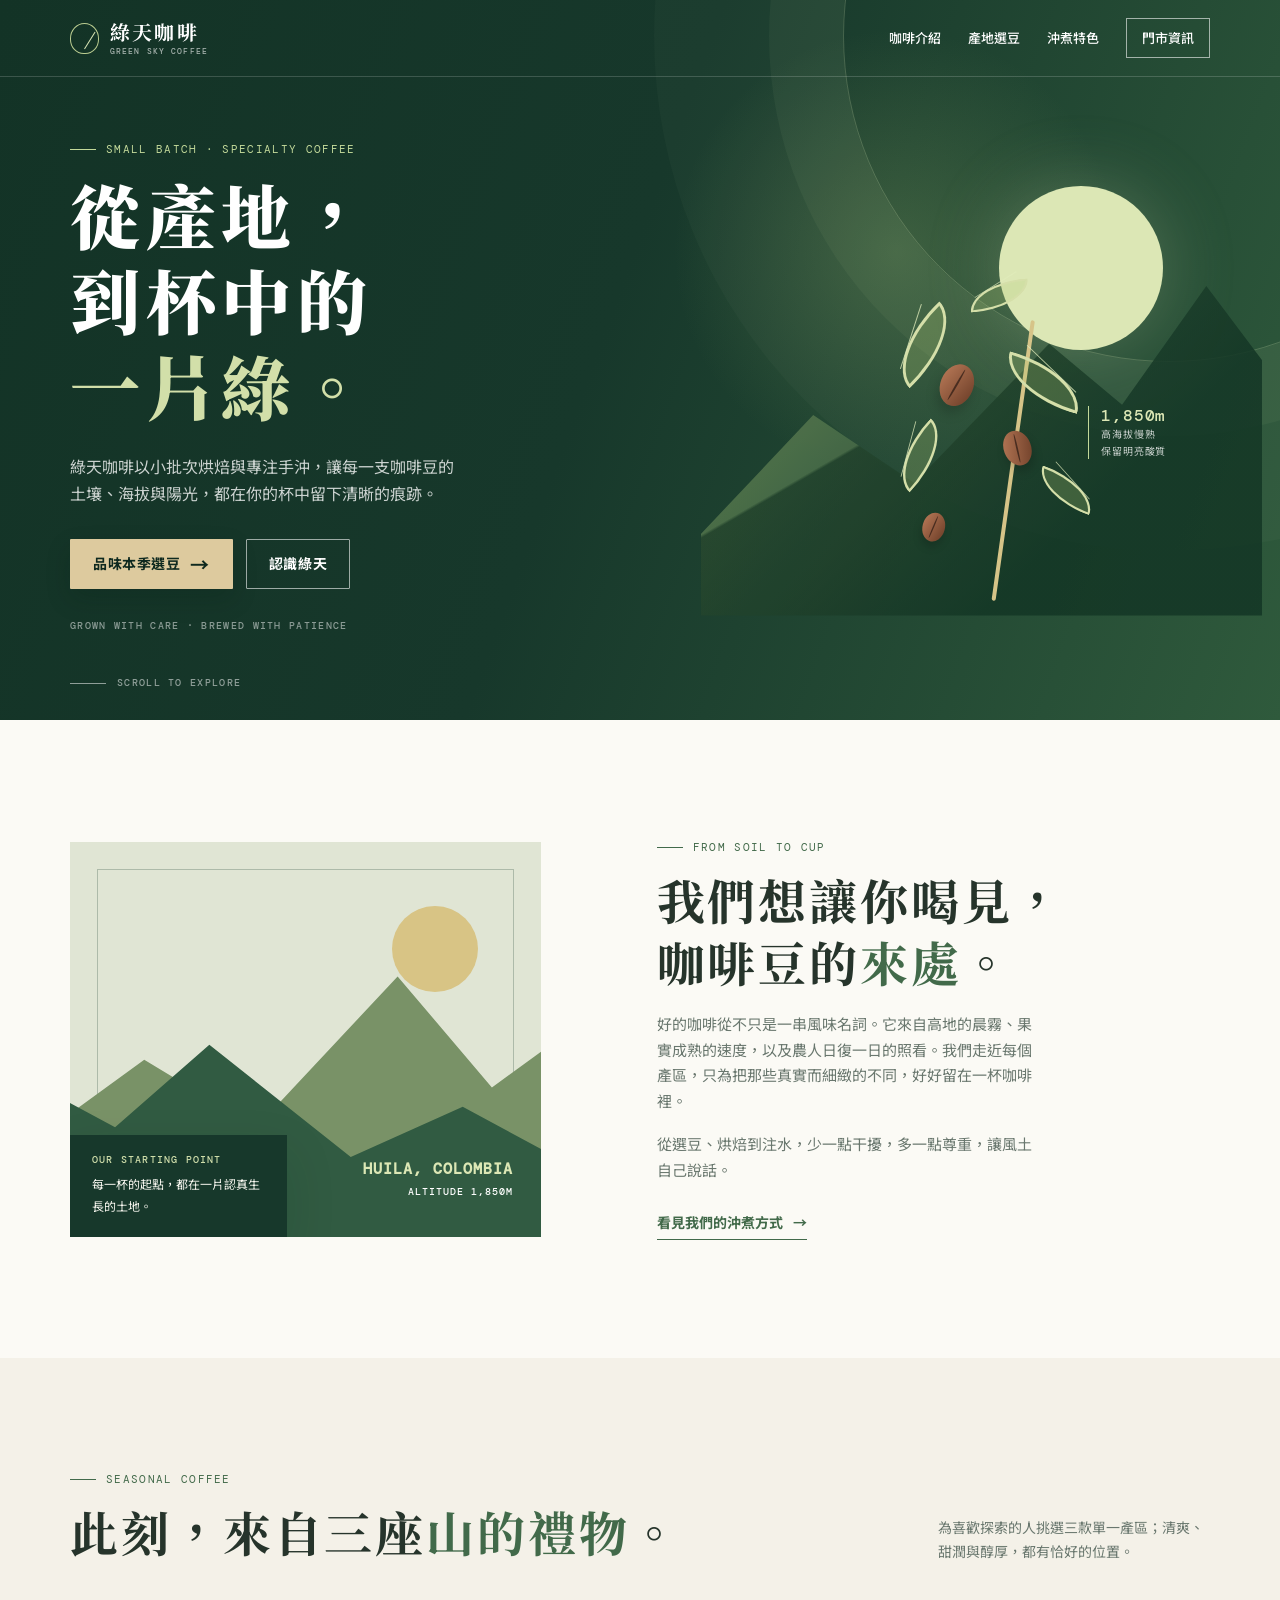
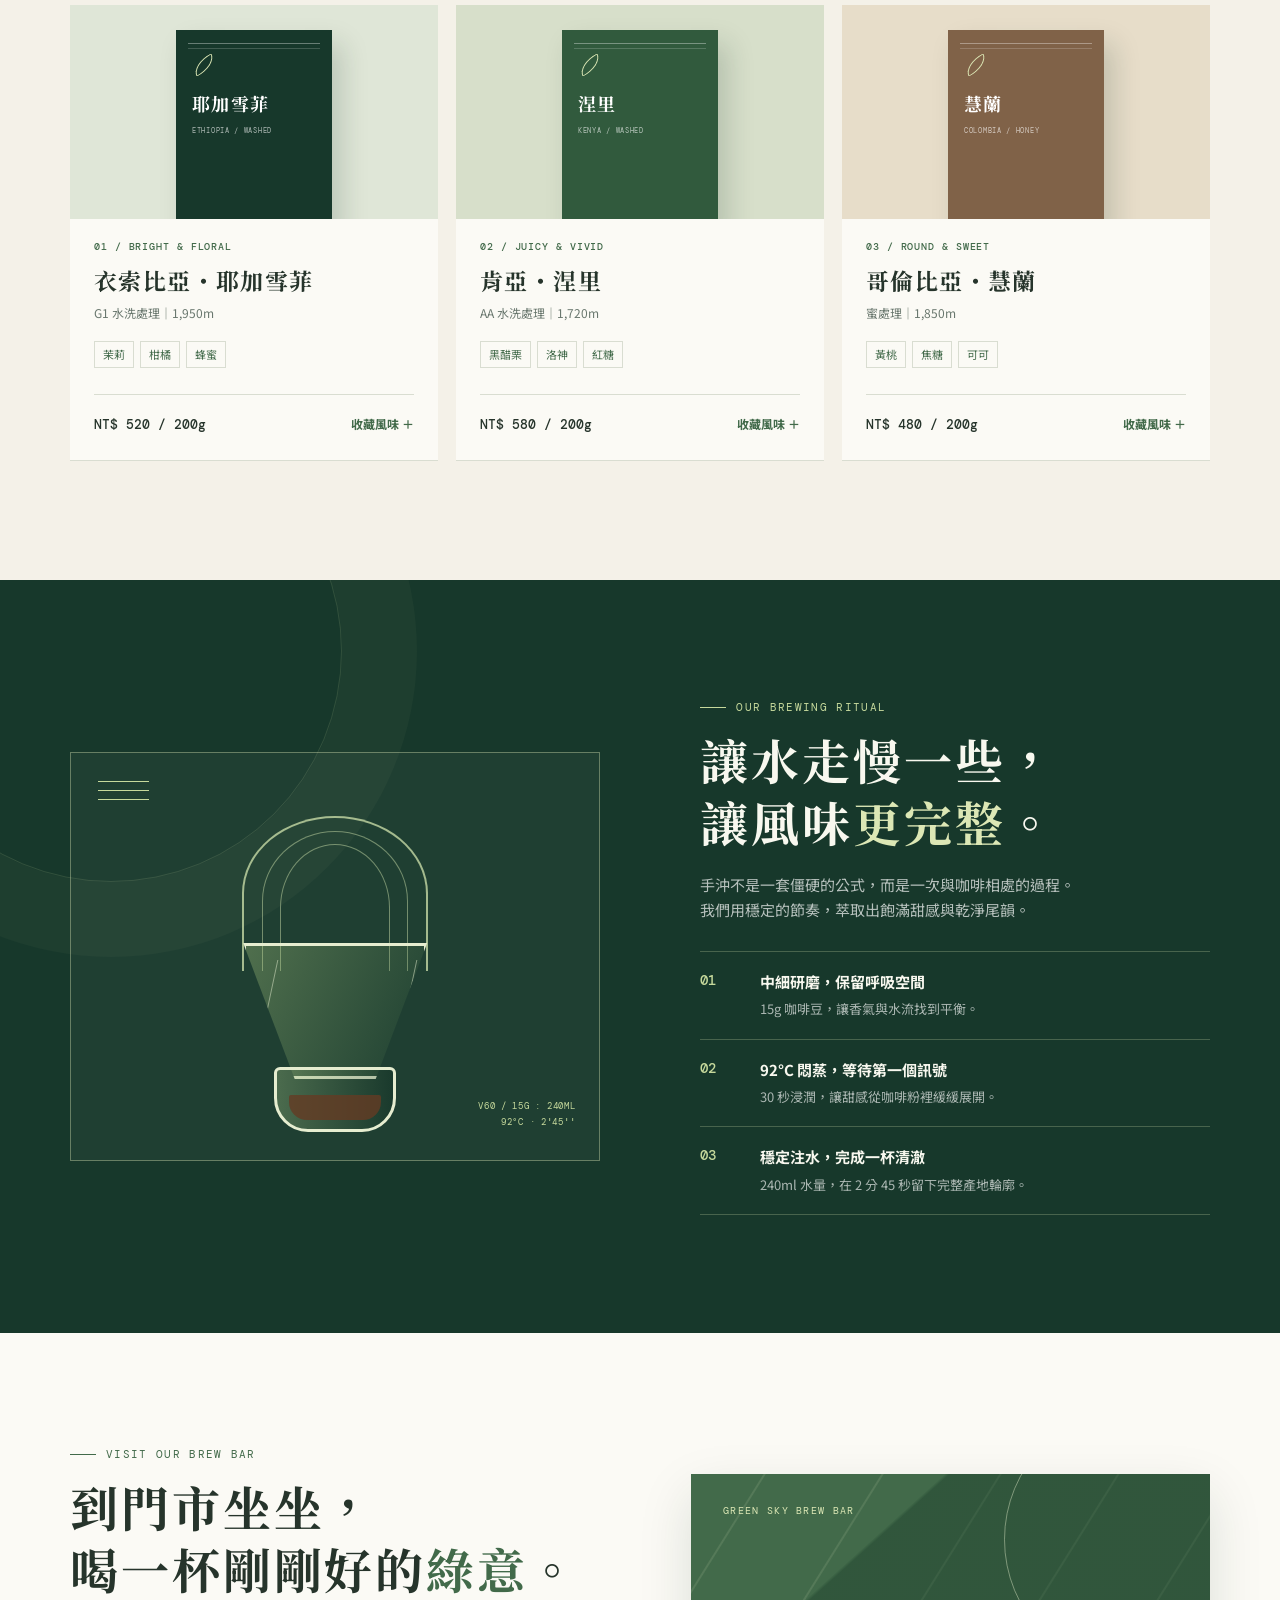
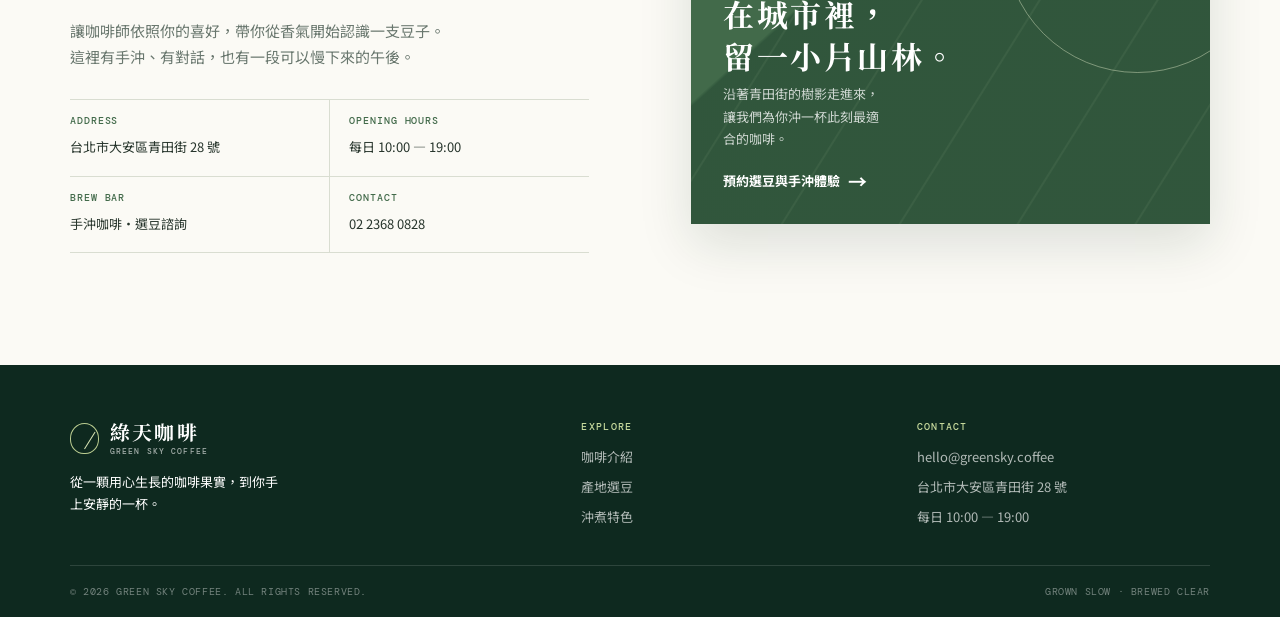
<file: refined/index.html>
<!DOCTYPE html>
<html lang="zh-Hant">
<head>
  <meta charset="UTF-8">
  <meta name="viewport" content="width=device-width, initial-scale=1.0">
  <meta name="description" content="綠天咖啡以小批次烘焙與手沖，讓每一支精品咖啡豆的產地風土清晰抵達杯中。">
  <title>綠天咖啡｜從產地，到杯中的一片綠</title>
  <link rel="preconnect" href="https://fonts.googleapis.com">
  <link rel="preconnect" href="https://fonts.gstatic.com" crossorigin>
  <link href="https://fonts.googleapis.com/css2?family=DM+Mono:wght@400;500&family=Noto+Sans+TC:wght@400;500;600;700&family=Noto+Serif+TC:wght@500;600;700;900&display=swap" rel="stylesheet">
  <style>
    :root {
      --forest: #17382b;
      --deep-forest: #0e291f;
      --moss: #426a4a;
      --leaf: #9aaa72;
      --cream: #f4f1e8;
      --paper: #fbfaf5;
      --oat: #ddca9e;
      --clay: #ad7655;
      --ink: #26342b;
      --muted: #69776e;
      --line: #d9ddd1;
      --shadow: 0 20px 50px rgba(18, 45, 32, .13);
    }

    * { box-sizing: border-box; }
    html { scroll-behavior: smooth; }
    body { margin: 0; background: var(--cream); color: var(--ink); font-family: "Noto Sans TC", sans-serif; line-height: 1.7; -webkit-font-smoothing: antialiased; }
    a { color: inherit; text-decoration: none; }
    button, input { font: inherit; }
    button { cursor: pointer; }
    .container { width: min(1140px, calc(100% - 52px)); margin: 0 auto; }
    .sr-only { position: absolute; width: 1px; height: 1px; overflow: hidden; clip: rect(0,0,0,0); white-space: nowrap; }
    .eyebrow { display: flex; align-items: center; gap: 10px; margin: 0 0 12px; color: var(--moss); font-family: "DM Mono", monospace; font-size: 11px; letter-spacing: .12em; }
    .eyebrow::before { content: ""; width: 26px; height: 1px; background: currentColor; }
    .title { margin: 0; font: 700 clamp(30px, 4vw, 48px)/1.3 "Noto Serif TC", serif; letter-spacing: .06em; }
    .title strong { color: var(--moss); font: inherit; }
    .copy { max-width: 48ch; margin: 18px 0 0; color: var(--muted); font-size: 15px; }
    .button { display: inline-flex; align-items: center; justify-content: center; gap: 10px; min-height: 50px; padding: 12px 22px; border: 1px solid transparent; border-radius: 1px; font-size: 14px; font-weight: 700; letter-spacing: .04em; transition: transform .2s ease, background .2s ease, color .2s ease, border-color .2s ease; }
    .button:hover { transform: translateY(-2px); }
    .button:focus-visible, a:focus-visible, button:focus-visible, input:focus-visible { outline: 3px solid #d3c66b; outline-offset: 3px; }
    .button-main { color: var(--deep-forest); background: var(--oat); box-shadow: 0 10px 24px rgba(7, 27, 18, .18); }
    .button-main:hover { background: #eddaac; }
    .button-light { border-color: rgba(255,255,255,.58); color: #fff; }
    .button-light:hover { background: rgba(255,255,255,.12); }
    .icon-arrow { font-size: 19px; line-height: 1; }

    /* Header */
    .header { position: absolute; z-index: 10; width: 100%; color: #fff; border-bottom: 1px solid rgba(255,255,255,.17); }
    .nav { display: flex; min-height: 76px; align-items: center; justify-content: space-between; }
    .brand { display: flex; align-items: center; gap: 11px; font: 700 20px/1 "Noto Serif TC", serif; letter-spacing: .11em; }
    .brand-symbol { position: relative; width: 29px; height: 31px; border: 1px solid #bbcd91; border-radius: 50% 50% 47% 47%; color: #d9e5b6; }
    .brand-symbol::before { content: ""; position: absolute; top: 5px; left: 13px; width: 1px; height: 20px; background: #d9e5b6; transform: rotate(32deg); transform-origin: bottom; }
    .brand small { display: block; margin-top: 5px; color: rgba(255,255,255,.63); font: 500 8px/1 "DM Mono", monospace; letter-spacing: .14em; }
    .nav-links { display: flex; align-items: center; gap: 27px; font-size: 13px; font-weight: 500; }
    .nav-links a { position: relative; padding: 6px 0; }
    .nav-links a:not(.nav-book)::after { content: ""; position: absolute; right: 0; bottom: 0; left: 0; height: 1px; background: var(--leaf); transform: scaleX(0); transform-origin: right; transition: transform .2s; }
    .nav-links a:not(.nav-book):hover::after { transform: scaleX(1); transform-origin: left; }
    .nav-book { padding: 8px 15px !important; border: 1px solid rgba(255,255,255,.58); }
    .nav-book:hover { color: var(--forest); background: #fff; }
    .menu-button { display: none; width: 40px; height: 40px; border: 0; color: #fff; background: transparent; font-size: 23px; }

    /* Hero */
    .hero { position: relative; min-height: 720px; overflow: hidden; color: #fff; background: var(--forest); }
    .hero::before { content: ""; position: absolute; inset: 0; background: radial-gradient(circle at 70% 35%, rgba(141,170,103,.28), transparent 22%), linear-gradient(110deg, #133326 0%, #17382b 47%, #2f5a3c 100%); }
    .hero::after { content: ""; position: absolute; top: -290px; right: -215px; width: 650px; height: 650px; border: 1px solid rgba(223,235,186,.22); border-radius: 50%; box-shadow: 0 0 0 74px rgba(223,235,186,.045), 0 0 0 189px rgba(223,235,186,.025); }
    .hero-grid { position: relative; z-index: 1; display: grid; grid-template-columns: 1.05fr .95fr; gap: 35px; align-items: center; min-height: 720px; padding: 126px 0 72px; }
    .hero .eyebrow { color: #c3d99a; }
    .hero h1 { max-width: 12ch; margin: 0; font: 900 clamp(43px, 5.5vw, 70px)/1.22 "Noto Serif TC", serif; letter-spacing: .08em; }
    .hero h1 em { color: #d2dfa9; font-style: normal; }
    .hero-lede { max-width: 43ch; margin: 26px 0 31px; color: rgba(255,255,255,.78); font-size: 16px; }
    .hero-actions { display: flex; flex-wrap: wrap; gap: 13px; }
    .hero-signature { margin: 29px 0 0; color: rgba(255,255,255,.5); font: 500 10px/1.6 "DM Mono", monospace; letter-spacing: .13em; }
    .hero-visual { position: relative; height: 453px; }
    .sun-disc { position: absolute; top: 25px; right: 9%; width: 164px; height: 164px; border-radius: 50%; background: #dce7b5; box-shadow: 0 0 72px rgba(220,231,181,.25); }
    .hill { position: absolute; right: -10%; bottom: -2px; width: 107%; height: 75%; clip-path: polygon(0 76%, 20% 41%, 38% 61%, 62% 20%, 75% 38%, 90% 3%, 100% 25%, 100% 100%, 0 100%); background: linear-gradient(136deg, #72905c, #244c36 69%); opacity: .88; }
    .hill::after { content: ""; position: absolute; inset: 0; background: linear-gradient(150deg, transparent 39%, rgba(8,38,25,.55) 39.5% 100%); }
    .coffee-plant { position: absolute; z-index: 2; right: 19%; bottom: 13px; width: 255px; height: 330px; transform: rotate(-4deg); }
    .stem { position: absolute; bottom: 0; left: 125px; width: 4px; height: 283px; border-radius: 4px; background: #d6c488; transform: rotate(12deg); transform-origin: bottom; }
    .leaf { position: absolute; width: 82px; height: 42px; border: 3px solid #d5dfa9; border-radius: 100% 0 100% 0; background: rgba(173,202,117,.26); }
    .leaf::after { content: ""; position: absolute; top: 50%; left: 4px; width: 68px; height: 1px; background: rgba(226,237,189,.78); transform: rotate(-28deg); transform-origin: left; }
    .leaf-a { top: 49px; left: 35px; transform: rotate(-40deg); }
    .leaf-b { top: 95px; right: 22px; transform: rotate(20deg) scaleX(-1); }
    .leaf-c { top: 159px; left: 23px; transform: rotate(-43deg) scale(.84); }
    .leaf-d { top: 204px; right: 7px; transform: rotate(24deg) scaleX(-1) scale(.74); }
    .leaf-e { top: 5px; right: 60px; transform: rotate(0deg) scale(.72); }
    .bean { position: absolute; z-index: 3; width: 33px; height: 43px; border-radius: 50%; background: linear-gradient(110deg, #b87957, #6d3e28); box-shadow: 0 8px 12px rgba(0,0,0,.17); }
    .bean::before { content: ""; position: absolute; top: 4px; bottom: 4px; left: 15px; width: 2px; border-radius: 50%; background: rgba(45,26,19,.72); transform: rotate(8deg); }
    .bean-1 { top: 91px; left: 89px; transform: rotate(26deg); }
    .bean-2 { top: 158px; right: 77px; transform: rotate(-17deg) scale(.83); }
    .bean-3 { top: 231px; left: 56px; transform: rotate(19deg) scale(.68); }
    .origin-tag { position: absolute; z-index: 3; top: 52%; right: -2%; width: 132px; padding-left: 12px; border-left: 1px solid #c3d99a; color: rgba(255,255,255,.76); font-size: 10px; line-height: 1.7; letter-spacing: .08em; }
    .origin-tag b { display: block; color: #dce7b5; font: 500 16px/1.2 "DM Mono", monospace; }
    .scroll-hint { position: absolute; bottom: 22px; left: max(26px, calc((100% - 1140px) / 2)); z-index: 2; display: flex; gap: 11px; align-items: center; color: rgba(255,255,255,.52); font: 500 10px/1 "DM Mono", monospace; letter-spacing: .13em; }
    .scroll-hint::before { content: ""; width: 36px; height: 1px; background: currentColor; }

    /* Story */
    .story { padding: 118px 0; background: var(--paper); }
    .story-grid { display: grid; grid-template-columns: .92fr 1.08fr; gap: clamp(46px, 9vw, 120px); align-items: center; }
    .origin-window { position: relative; min-height: 395px; overflow: hidden; background: #e0e5d4; }
    .origin-window::before { content: ""; position: absolute; inset: 27px; border: 1px solid rgba(23,56,43,.25); }
    .origin-sun { position: absolute; top: 64px; right: 63px; width: 86px; height: 86px; border-radius: 50%; background: #d8c485; }
    .origin-hill-one, .origin-hill-two { position: absolute; right: -12%; bottom: -2%; left: -13%; clip-path: polygon(0 72%, 23% 40%, 42% 62%, 66% 13%, 82% 49%, 100% 24%, 100% 100%, 0 100%); }
    .origin-hill-one { height: 78%; background: #799267; }
    .origin-hill-two { height: 58%; background: #315b42; transform: scaleX(-1); }
    .origin-label { position: absolute; z-index: 2; right: 28px; bottom: 27px; color: #fff; font: 500 10px/1.7 "DM Mono", monospace; letter-spacing: .1em; text-align: right; }
    .origin-label b { display: block; color: #dce7b5; font-size: 15px; }
    .story-note { position: absolute; z-index: 3; bottom: 0; left: 0; width: 217px; padding: 20px 22px; color: #f9f8f1; background: var(--forest); box-shadow: var(--shadow); }
    .story-note b { display: block; margin-bottom: 8px; color: #cfddaa; font: 500 10px/1 "DM Mono", monospace; letter-spacing: .12em; }
    .story-note p { margin: 0; font-size: 12px; line-height: 1.8; }
    .story-link { display: inline-flex; gap: 10px; margin-top: 29px; padding-bottom: 4px; border-bottom: 1px solid var(--moss); color: var(--moss); font-size: 14px; font-weight: 700; }

    /* Selection */
    .selection { padding: 112px 0 120px; background: var(--cream); }
    .section-head { display: flex; align-items: end; justify-content: space-between; gap: 30px; margin-bottom: 42px; }
    .section-head .copy { max-width: 34ch; margin: 0; font-size: 14px; }
    .coffee-grid { display: grid; grid-template-columns: repeat(3, 1fr); gap: 18px; }
    .coffee-card { display: flex; flex-direction: column; min-height: 455px; background: var(--paper); box-shadow: 0 1px 0 var(--line); transition: transform .25s ease, box-shadow .25s ease; }
    .coffee-card:hover { transform: translateY(-6px); box-shadow: var(--shadow); }
    .bag-visual { position: relative; height: 214px; overflow: hidden; background: #dfe6d7; }
    .coffee-card:nth-child(2) .bag-visual { background: #d7dfca; }
    .coffee-card:nth-child(3) .bag-visual { background: #e7ddc9; }
    .bag { position: absolute; right: 50%; bottom: -10px; width: 156px; height: 199px; padding: 28px 16px; color: #fff; background: var(--forest); box-shadow: 10px 14px 25px rgba(20,50,36,.17); transform: translateX(50%); }
    .coffee-card:nth-child(2) .bag { background: #315a3d; }
    .coffee-card:nth-child(3) .bag { background: #806248; }
    .bag::before { content: ""; position: absolute; top: 13px; right: 12px; left: 12px; height: 1px; background: rgba(255,255,255,.35); box-shadow: 0 5px 0 rgba(255,255,255,.18); }
    .bag .mini-leaf { display: block; width: 24px; height: 14px; margin-bottom: 19px; border: 1px solid #dce7b5; border-radius: 100% 0; transform: rotate(-28deg); }
    .bag .bag-name { position: relative; z-index: 1; font: 700 18px/1.3 "Noto Serif TC", serif; letter-spacing: .07em; }
    .bag .bag-origin { display: block; margin-top: 7px; color: rgba(255,255,255,.65); font: 400 7px/1.4 "DM Mono", monospace; letter-spacing: .1em; }
    .card-body { display: flex; flex: 1; flex-direction: column; padding: 23px 24px 22px; }
    .card-index { color: var(--moss); font: 500 10px/1 "DM Mono", monospace; letter-spacing: .09em; }
    .card-body h3 { margin: 13px 0 5px; font: 700 23px/1.4 "Noto Serif TC", serif; letter-spacing: .06em; }
    .card-origin { margin: 0; color: var(--muted); font-size: 12px; }
    .flavour { display: flex; flex-wrap: wrap; gap: 6px; margin: 18px 0 auto; }
    .flavour span { padding: 3px 8px; border: 1px solid var(--line); color: var(--moss); font-size: 11px; }
    .card-footer { display: flex; align-items: center; justify-content: space-between; gap: 12px; margin-top: 20px; padding-top: 15px; border-top: 1px solid var(--line); }
    .price { font: 500 13px/1 "DM Mono", monospace; }
    .save-button { padding: 4px 0; border: 0; color: var(--moss); background: transparent; font-size: 12px; font-weight: 700; }
    .save-button:hover { color: var(--clay); }

    /* Brew */
    .brew { position: relative; overflow: hidden; padding: 118px 0; color: #f8f8ef; background: var(--forest); }
    .brew::before { content: ""; position: absolute; top: -160px; left: -120px; width: 460px; height: 460px; border: 1px solid rgba(211,227,166,.14); border-radius: 50%; box-shadow: 0 0 0 75px rgba(211,227,166,.035); }
    .brew-grid { position: relative; z-index: 1; display: grid; grid-template-columns: 1.02fr .98fr; gap: clamp(45px, 8vw, 100px); align-items: center; }
    .brew .eyebrow { color: #c6d99c; }
    .brew .title strong { color: #dce7b5; }
    .brew .copy { color: rgba(255,255,255,.69); }
    .brew-drawing { position: relative; min-height: 409px; border: 1px solid rgba(220,231,181,.38); background: rgba(255,255,255,.035); }
    .brew-drawing::before { content: ""; position: absolute; top: 28px; left: 27px; width: 51px; height: 1px; background: #c6d99c; box-shadow: 0 9px 0 #c6d99c, 0 18px 0 #c6d99c; }
    .water-lines { position: absolute; top: 63px; left: 50%; width: 186px; height: 155px; border: 2px solid rgba(210,228,174,.75); border-bottom: 0; border-radius: 50% 50% 0 0; transform: translateX(-50%); }
    .water-lines::before, .water-lines::after { content: ""; position: absolute; top: 13px; right: 18px; bottom: 0; left: 18px; border: 1px solid rgba(210,228,174,.48); border-bottom: 0; border-radius: 50% 50% 0 0; }
    .water-lines::after { top: 26px; right: 36px; left: 36px; }
    .dripper { position: absolute; bottom: 81px; left: 50%; width: 184px; height: 136px; border: 3px solid #e6edd0; background: linear-gradient(115deg, rgba(173,203,129,.34), rgba(30,74,48,.14)); clip-path: polygon(0 0,100% 0,72% 100%,28% 100%); transform: translateX(-50%); }
    .dripper::before { content: ""; position: absolute; top: 14px; right: 19px; bottom: 0; left: 19px; border-left: 1px solid rgba(230,237,208,.5); border-right: 1px solid rgba(230,237,208,.5); transform: skewX(-12deg); }
    .server { position: absolute; bottom: 28px; left: 50%; width: 122px; height: 65px; border: 3px solid #e6edd0; border-radius: 6px 6px 34px 34px; background: linear-gradient(90deg, rgba(160,192,130,.34), rgba(9,41,27,.24)); transform: translateX(-50%); }
    .server::after { content: ""; position: absolute; right: 12px; bottom: 9px; left: 12px; height: 25px; border-radius: 2px 2px 18px 18px; background: rgba(100,59,35,.8); }
    .brew-caption { position: absolute; right: 24px; bottom: 21px; color: #c6d99c; font: 400 9px/1.8 "DM Mono", monospace; letter-spacing: .08em; text-align: right; }
    .method-list { display: grid; gap: 0; margin: 28px 0 0; padding: 0; list-style: none; }
    .method-list li { display: grid; grid-template-columns: 45px 1fr; gap: 15px; padding: 17px 0; border-top: 1px solid rgba(220,231,181,.25); }
    .method-list li:last-child { border-bottom: 1px solid rgba(220,231,181,.25); }
    .method-no { color: #c6d99c; font: 500 14px/1.7 "DM Mono", monospace; }
    .method-text b { display: block; font-size: 15px; }
    .method-text span { color: rgba(255,255,255,.64); font-size: 13px; }

    /* Visit */
    .visit { padding: 112px 0; background: var(--paper); }
    .visit-grid { display: grid; grid-template-columns: 1fr 1fr; gap: clamp(42px, 8vw, 105px); align-items: center; }
    .store-card { position: relative; min-height: 350px; overflow: hidden; color: #fff; background: var(--moss); box-shadow: var(--shadow); }
    .store-card::before { content: ""; position: absolute; inset: 0; opacity: .68; background: linear-gradient(138deg, transparent 28%, rgba(11,45,30,.46) 28.5% 100%), repeating-linear-gradient(122deg, transparent 0 61px, rgba(224,235,195,.18) 62px 63px, transparent 64px 100px); }
    .store-card::after { content: ""; position: absolute; top: -68px; right: -61px; width: 265px; height: 265px; border: 1px solid rgba(227,237,203,.44); border-radius: 50%; }
    .store-inner { position: relative; z-index: 1; display: flex; min-height: 350px; flex-direction: column; padding: 32px; }
    .store-kicker { margin: 0; color: #dce7b5; font: 400 10px/1 "DM Mono", monospace; letter-spacing: .13em; }
    .store-inner h3 { margin: auto 0 7px; font: 700 31px/1.35 "Noto Serif TC", serif; letter-spacing: .08em; }
    .store-inner p:not(.store-kicker) { max-width: 23ch; margin: 0; color: rgba(255,255,255,.76); font-size: 13px; }
    .store-link { display: inline-flex; align-items: center; gap: 8px; margin-top: 20px; color: #fff; font-size: 13px; font-weight: 700; }
    .details { display: grid; grid-template-columns: repeat(2, 1fr); gap: 0; margin: 30px 0 0; }
    .detail { padding: 16px 0; border-top: 1px solid var(--line); }
    .detail:nth-last-child(-n+2) { border-bottom: 1px solid var(--line); }
    .detail:nth-child(odd) { padding-right: 19px; }
    .detail:nth-child(even) { padding-left: 19px; border-left: 1px solid var(--line); }
    .detail b { display: block; margin-bottom: 6px; color: var(--moss); font: 500 10px/1 "DM Mono", monospace; letter-spacing: .09em; }
    .detail span { font-size: 13px; }

    /* Footer and small UI */
    footer { color: rgba(255,255,255,.68); background: var(--deep-forest); }
    .footer-grid { display: grid; grid-template-columns: 1.6fr 1fr 1fr; gap: 42px; padding: 57px 0 37px; }
    .footer-brand { color: #fff; }
    .footer-brand p { max-width: 30ch; margin: 16px 0 0; font-size: 13px; }
    .footer-heading { margin: 0 0 14px; color: #c6d99c; font: 500 10px/1 "DM Mono", monospace; letter-spacing: .13em; }
    .footer-list { margin: 0; padding: 0; list-style: none; font-size: 13px; }
    .footer-list li + li { margin-top: 8px; }
    .footer-list a:hover { color: #fff; }
    .footer-bottom { display: flex; justify-content: space-between; gap: 20px; padding: 18px 0; border-top: 1px solid rgba(255,255,255,.13); color: rgba(255,255,255,.42); font: 400 10px/1.5 "DM Mono", monospace; letter-spacing: .06em; }
    .toast { position: fixed; right: 22px; bottom: 22px; z-index: 30; max-width: min(340px, calc(100% - 44px)); padding: 13px 17px; border-left: 3px solid var(--oat); color: #fff; background: var(--deep-forest); box-shadow: var(--shadow); font-size: 13px; opacity: 0; pointer-events: none; transform: translateY(12px); transition: opacity .23s ease, transform .23s ease; }
    .toast.show { opacity: 1; transform: translateY(0); }
    .reveal { opacity: 0; transform: translateY(18px); transition: opacity .65s ease, transform .65s ease; }
    .reveal.in { opacity: 1; transform: translateY(0); }

    @media (max-width: 840px) {
      .nav { min-height: 68px; }
      .menu-button { display: block; }
      .nav-links { position: absolute; top: 68px; right: 0; left: 0; display: grid; gap: 0; max-height: 0; overflow: hidden; background: #112f23; transition: max-height .28s ease; }
      .nav-links.open { max-height: 300px; border-top: 1px solid rgba(255,255,255,.14); }
      .nav-links a { padding: 13px 26px; border-bottom: 1px solid rgba(255,255,255,.1); }
      .nav-links .nav-book { margin: 10px 26px; text-align: center; }
      .hero, .hero-grid { min-height: 725px; }
      .hero-grid { grid-template-columns: 1fr; padding-top: 110px; }
      .hero-visual { height: 280px; margin-top: -40px; }
      .sun-disc { top: 8px; right: 14%; width: 118px; height: 118px; }
      .hill { width: 86%; height: 97%; }
      .coffee-plant { right: 16%; bottom: -24px; transform: scale(.75) rotate(-4deg); transform-origin: bottom right; }
      .origin-tag { top: 45%; right: 1%; }
      .story-grid, .brew-grid, .visit-grid { grid-template-columns: 1fr; }
      .origin-window { max-width: 560px; width: 100%; }
      .coffee-grid { grid-template-columns: repeat(2, 1fr); }
      .coffee-card:last-child { grid-column: span 2; }
      .footer-grid { grid-template-columns: 1.4fr 1fr; }
      .footer-brand { grid-column: span 2; }
    }

    @media (max-width: 570px) {
      .container { width: min(100% - 34px, 1140px); }
      .hero, .hero-grid { min-height: 680px; }
      .hero-grid { padding-top: 99px; padding-bottom: 44px; }
      .hero h1 { font-size: 40px; }
      .hero-lede { margin: 19px 0 23px; font-size: 14px; }
      .hero-visual { height: 238px; }
      .origin-tag { display: none; }
      .scroll-hint { bottom: 12px; left: 17px; }
      .story, .selection, .brew, .visit { padding: 76px 0; }
      .origin-window { min-height: 335px; }
      .story-note { width: 190px; padding: 16px; }
      .section-head { display: block; }
      .section-head .copy { margin-top: 15px; }
      .coffee-grid { grid-template-columns: 1fr; }
      .coffee-card:last-child { grid-column: auto; }
      .brew-drawing { min-height: 325px; }
      .water-lines { transform: translateX(-50%) scale(.82); transform-origin: top; }
      .dripper { transform: translateX(-50%) scale(.8); transform-origin: bottom; }
      .server { transform: translateX(-50%) scale(.8); transform-origin: bottom; }
      .details { grid-template-columns: 1fr; }
      .detail, .detail:nth-last-child(-n+2) { border-bottom: 0; }
      .detail:first-child { border-top: 1px solid var(--line); }
      .detail:last-child { border-bottom: 1px solid var(--line); }
      .detail:nth-child(even) { padding-left: 0; border-left: 0; }
      .footer-grid { grid-template-columns: 1fr; gap: 30px; }
      .footer-brand { grid-column: auto; }
      .footer-bottom { display: block; }
      .footer-bottom span + span { display: block; margin-top: 6px; }
    }

    @media (prefers-reduced-motion: reduce) {
      html { scroll-behavior: auto; }
      *, *::before, *::after { transition-duration: .01ms !important; animation-duration: .01ms !important; }
      .reveal { opacity: 1; transform: none; }
    }
  </style>
</head>
<body>
  <header class="header" id="top">
    <nav class="nav container" aria-label="主要導覽">
      <a class="brand" href="#top" aria-label="回到綠天咖啡首頁"><span class="brand-symbol" aria-hidden="true"></span><span>綠天咖啡<small>GREEN SKY COFFEE</small></span></a>
      <button class="menu-button" type="button" aria-label="開啟導覽選單" aria-expanded="false" aria-controls="navLinks">☰</button>
      <div class="nav-links" id="navLinks">
        <a href="#story">咖啡介紹</a>
        <a href="#selection">產地選豆</a>
        <a href="#brew">沖煮特色</a>
        <a class="nav-book" href="#visit">門市資訊</a>
      </div>
    </nav>
  </header>

  <main>
    <section class="hero" aria-labelledby="heroTitle">
      <div class="hero-grid container">
        <div class="reveal">
          <p class="eyebrow">SMALL BATCH · SPECIALTY COFFEE</p>
          <h1 id="heroTitle">從產地，<br>到杯中的<br><em>一片綠。</em></h1>
          <p class="hero-lede">綠天咖啡以小批次烘焙與專注手沖，讓每一支咖啡豆的土壤、海拔與陽光，都在你的杯中留下清晰的痕跡。</p>
          <div class="hero-actions"><a class="button button-main" href="#selection">品味本季選豆 <span class="icon-arrow">→</span></a><a class="button button-light" href="#story">認識綠天</a></div>
          <p class="hero-signature">GROWN WITH CARE · BREWED WITH PATIENCE</p>
        </div>
        <div class="hero-visual" aria-hidden="true">
          <div class="sun-disc"></div><div class="hill"></div>
          <div class="coffee-plant"><span class="stem"></span><span class="leaf leaf-a"></span><span class="leaf leaf-b"></span><span class="leaf leaf-c"></span><span class="leaf leaf-d"></span><span class="leaf leaf-e"></span><span class="bean bean-1"></span><span class="bean bean-2"></span><span class="bean bean-3"></span></div>
          <p class="origin-tag"><b>1,850m</b>高海拔慢熟<br>保留明亮酸質</p>
        </div>
      </div>
      <p class="scroll-hint">SCROLL TO EXPLORE</p>
    </section>

    <section class="story" id="story" aria-labelledby="storyTitle">
      <div class="story-grid container">
        <div class="origin-window reveal" aria-hidden="true"><div class="origin-sun"></div><div class="origin-hill-one"></div><div class="origin-hill-two"></div><p class="origin-label"><b>HUILA, COLOMBIA</b>ALTITUDE 1,850M</p><div class="story-note"><b>OUR STARTING POINT</b><p>每一杯的起點，都在一片認真生長的土地。</p></div></div>
        <div class="reveal">
          <p class="eyebrow">FROM SOIL TO CUP</p>
          <h2 class="title" id="storyTitle">我們想讓你喝見，<br>咖啡豆的<strong>來處</strong>。</h2>
          <p class="copy">好的咖啡從不只是一串風味名詞。它來自高地的晨霧、果實成熟的速度，以及農人日復一日的照看。我們走近每個產區，只為把那些真實而細緻的不同，好好留在一杯咖啡裡。</p>
          <p class="copy">從選豆、烘焙到注水，少一點干擾，多一點尊重，讓風土自己說話。</p>
          <a class="story-link" href="#brew">看見我們的沖煮方式 <span>→</span></a>
        </div>
      </div>
    </section>

    <section class="selection" id="selection" aria-labelledby="selectionTitle">
      <div class="container">
        <div class="section-head reveal"><div><p class="eyebrow">SEASONAL COFFEE</p><h2 class="title" id="selectionTitle">此刻，來自三座<strong>山的禮物</strong>。</h2></div><p class="copy">為喜歡探索的人挑選三款單一產區；清爽、甜潤與醇厚，都有恰好的位置。</p></div>
        <div class="coffee-grid">
          <article class="coffee-card reveal">
            <div class="bag-visual" aria-hidden="true"><div class="bag"><span class="mini-leaf"></span><b class="bag-name">耶加雪菲</b><span class="bag-origin">ETHIOPIA / WASHED</span></div></div>
            <div class="card-body"><span class="card-index">01 / BRIGHT &amp; FLORAL</span><h3>衣索比亞・耶加雪菲</h3><p class="card-origin">G1 水洗處理｜1,950m</p><div class="flavour"><span>茉莉</span><span>柑橘</span><span>蜂蜜</span></div><div class="card-footer"><span class="price">NT$ 520 / 200g</span><button class="save-button" type="button" data-coffee="衣索比亞・耶加雪菲">收藏風味 ＋</button></div></div>
          </article>
          <article class="coffee-card reveal">
            <div class="bag-visual" aria-hidden="true"><div class="bag"><span class="mini-leaf"></span><b class="bag-name">涅里</b><span class="bag-origin">KENYA / WASHED</span></div></div>
            <div class="card-body"><span class="card-index">02 / JUICY &amp; VIVID</span><h3>肯亞・涅里</h3><p class="card-origin">AA 水洗處理｜1,720m</p><div class="flavour"><span>黑醋栗</span><span>洛神</span><span>紅糖</span></div><div class="card-footer"><span class="price">NT$ 580 / 200g</span><button class="save-button" type="button" data-coffee="肯亞・涅里">收藏風味 ＋</button></div></div>
          </article>
          <article class="coffee-card reveal">
            <div class="bag-visual" aria-hidden="true"><div class="bag"><span class="mini-leaf"></span><b class="bag-name">慧蘭</b><span class="bag-origin">COLOMBIA / HONEY</span></div></div>
            <div class="card-body"><span class="card-index">03 / ROUND &amp; SWEET</span><h3>哥倫比亞・慧蘭</h3><p class="card-origin">蜜處理｜1,850m</p><div class="flavour"><span>黃桃</span><span>焦糖</span><span>可可</span></div><div class="card-footer"><span class="price">NT$ 480 / 200g</span><button class="save-button" type="button" data-coffee="哥倫比亞・慧蘭">收藏風味 ＋</button></div></div>
          </article>
        </div>
      </div>
    </section>

    <section class="brew" id="brew" aria-labelledby="brewTitle">
      <div class="brew-grid container">
        <div class="brew-drawing reveal" aria-hidden="true"><div class="water-lines"></div><div class="dripper"></div><div class="server"></div><p class="brew-caption">V60 / 15G : 240ML<br>92°C · 2'45''</p></div>
        <div class="reveal">
          <p class="eyebrow">OUR BREWING RITUAL</p>
          <h2 class="title" id="brewTitle">讓水走慢一些，<br>讓風味<strong>更完整</strong>。</h2>
          <p class="copy">手沖不是一套僵硬的公式，而是一次與咖啡相處的過程。我們用穩定的節奏，萃取出飽滿甜感與乾淨尾韻。</p>
          <ol class="method-list">
            <li><span class="method-no">01</span><span class="method-text"><b>中細研磨，保留呼吸空間</b><span>15g 咖啡豆，讓香氣與水流找到平衡。</span></span></li>
            <li><span class="method-no">02</span><span class="method-text"><b>92°C 悶蒸，等待第一個訊號</b><span>30 秒浸潤，讓甜感從咖啡粉裡緩緩展開。</span></span></li>
            <li><span class="method-no">03</span><span class="method-text"><b>穩定注水，完成一杯清澈</b><span>240ml 水量，在 2 分 45 秒留下完整產地輪廓。</span></span></li>
          </ol>
        </div>
      </div>
    </section>

    <section class="visit" id="visit" aria-labelledby="visitTitle">
      <div class="visit-grid container">
        <div class="reveal"><p class="eyebrow">VISIT OUR BREW BAR</p><h2 class="title" id="visitTitle">到門市坐坐，<br>喝一杯剛剛好的<strong>綠意</strong>。</h2><p class="copy">讓咖啡師依照你的喜好，帶你從香氣開始認識一支豆子。這裡有手沖、有對話，也有一段可以慢下來的午後。</p><div class="details"><div class="detail"><b>ADDRESS</b><span>台北市大安區青田街 28 號</span></div><div class="detail"><b>OPENING HOURS</b><span>每日 10:00 — 19:00</span></div><div class="detail"><b>BREW BAR</b><span>手沖咖啡・選豆諮詢</span></div><div class="detail"><b>CONTACT</b><span>02 2368 0828</span></div></div></div>
        <aside class="store-card reveal" aria-label="綠天咖啡門市資訊卡"><div class="store-inner"><p class="store-kicker">GREEN SKY BREW BAR</p><h3>在城市裡，<br>留一小片山林。</h3><p>沿著青田街的樹影走進來，讓我們為你沖一杯此刻最適合的咖啡。</p><a class="store-link" href="mailto:hello@greensky.coffee">預約選豆與手沖體驗 <span class="icon-arrow">→</span></a></div></aside>
      </div>
    </section>
  </main>

  <footer>
    <div class="footer-grid container">
      <div class="footer-brand"><a class="brand" href="#top"><span class="brand-symbol" aria-hidden="true"></span><span>綠天咖啡<small>GREEN SKY COFFEE</small></span></a><p>從一顆用心生長的咖啡果實，到你手上安靜的一杯。</p></div>
      <div><p class="footer-heading">EXPLORE</p><ul class="footer-list"><li><a href="#story">咖啡介紹</a></li><li><a href="#selection">產地選豆</a></li><li><a href="#brew">沖煮特色</a></li></ul></div>
      <div><p class="footer-heading">CONTACT</p><ul class="footer-list"><li><a href="mailto:hello@greensky.coffee">hello@greensky.coffee</a></li><li>台北市大安區青田街 28 號</li><li>每日 10:00 — 19:00</li></ul></div>
    </div>
    <div class="footer-bottom container"><span>© 2026 GREEN SKY COFFEE. ALL RIGHTS RESERVED.</span><span>GROWN SLOW · BREWED CLEAR</span></div>
  </footer>

  <div class="toast" id="toast" role="status" aria-live="polite"></div>
  <script>
    const menuButton = document.querySelector('.menu-button');
    const navLinks = document.getElementById('navLinks');
    menuButton.addEventListener('click', () => {
      const opened = navLinks.classList.toggle('open');
      menuButton.setAttribute('aria-expanded', String(opened));
      menuButton.setAttribute('aria-label', opened ? '關閉導覽選單' : '開啟導覽選單');
      menuButton.textContent = opened ? '×' : '☰';
    });
    navLinks.querySelectorAll('a').forEach(link => link.addEventListener('click', () => {
      navLinks.classList.remove('open');
      menuButton.setAttribute('aria-expanded', 'false');
      menuButton.setAttribute('aria-label', '開啟導覽選單');
      menuButton.textContent = '☰';
    }));

    const toast = document.getElementById('toast');
    let toastTimer;
    function showToast(message) {
      window.clearTimeout(toastTimer);
      toast.textContent = message;
      toast.classList.add('show');
      toastTimer = window.setTimeout(() => toast.classList.remove('show'), 2600);
    }
    document.querySelectorAll('[data-coffee]').forEach(button => button.addEventListener('click', () => {
      showToast(`已收藏「${button.dataset.coffee}」，下次來門市時可以問問它。`);
    }));

    const reducedMotion = window.matchMedia('(prefers-reduced-motion: reduce)').matches;
    const revealItems = document.querySelectorAll('.reveal');
    if (reducedMotion || !('IntersectionObserver' in window)) {
      revealItems.forEach(element => element.classList.add('in'));
    } else {
      const observer = new IntersectionObserver(entries => {
        entries.forEach(entry => {
          if (entry.isIntersecting) {
            entry.target.classList.add('in');
            observer.unobserve(entry.target);
          }
        });
      }, { threshold: .12 });
      revealItems.forEach(element => observer.observe(element));
    }
  </script>
</body>
</html>
</file>
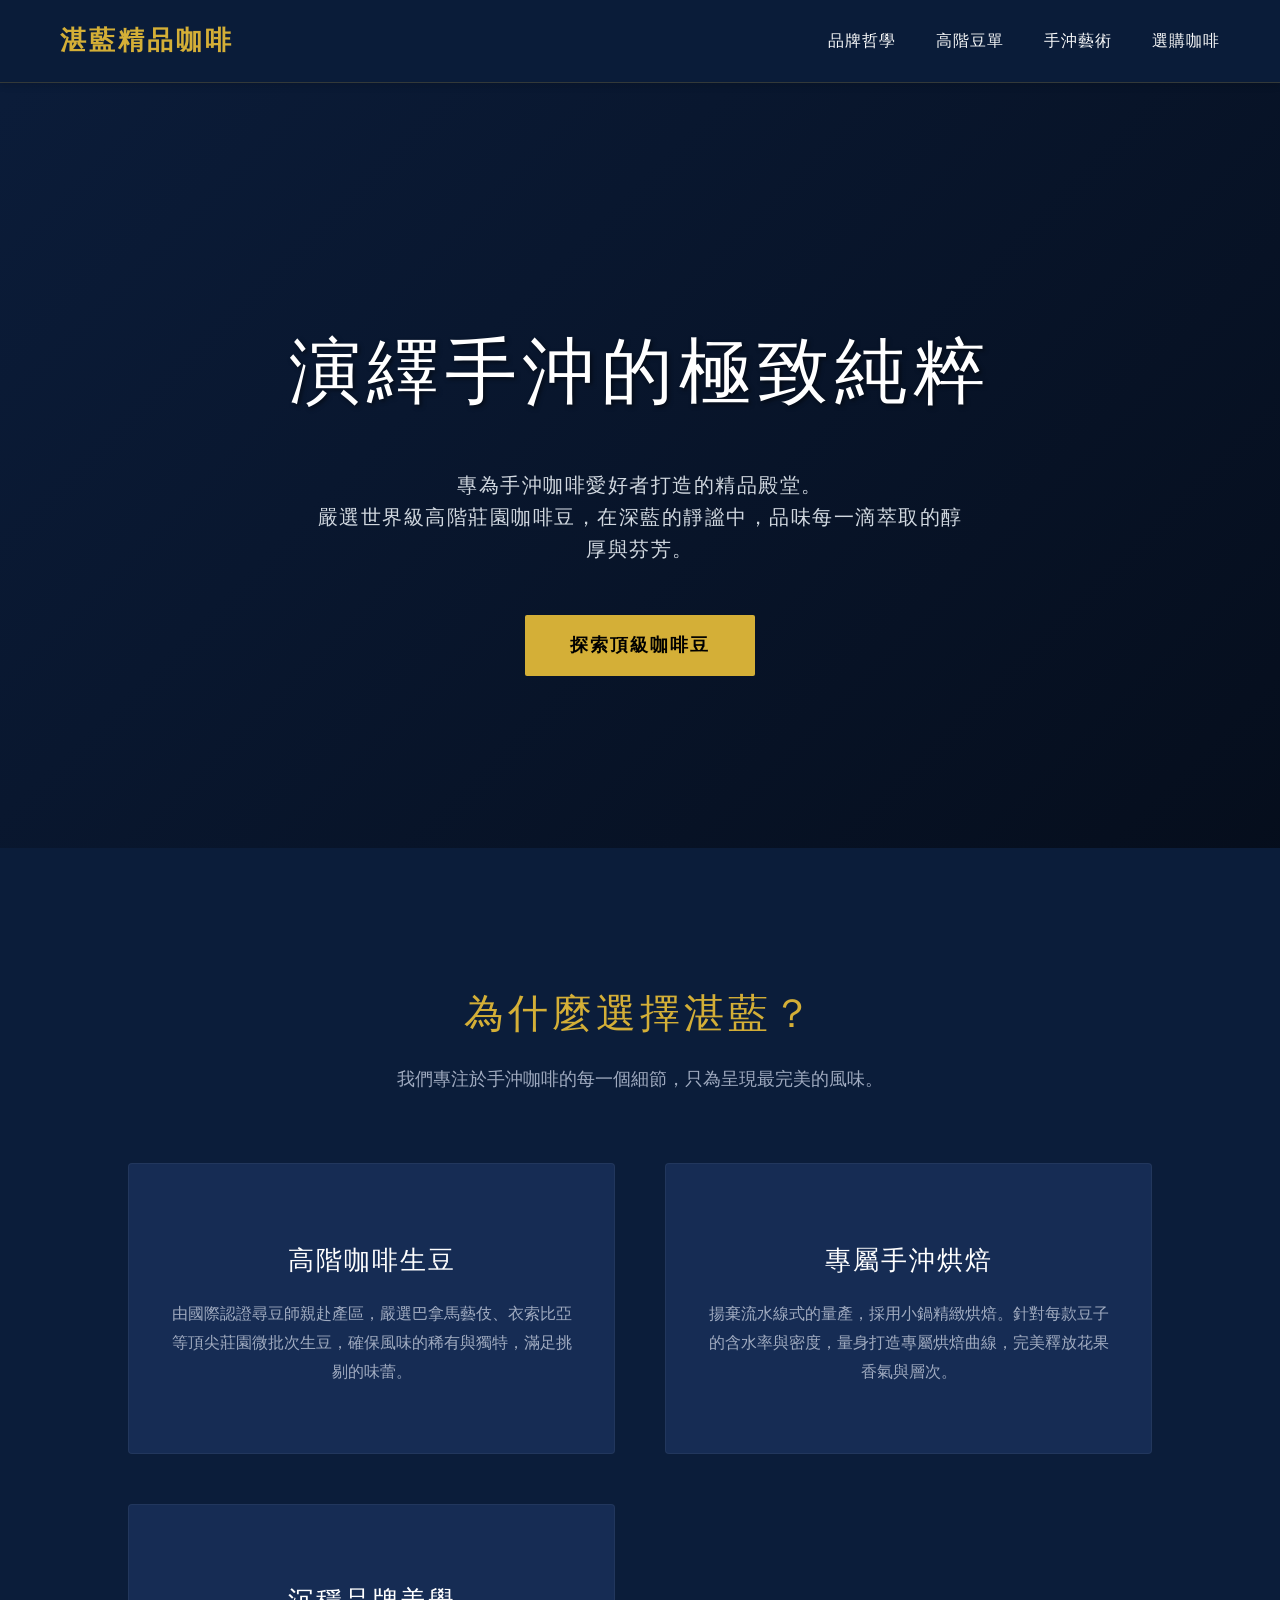
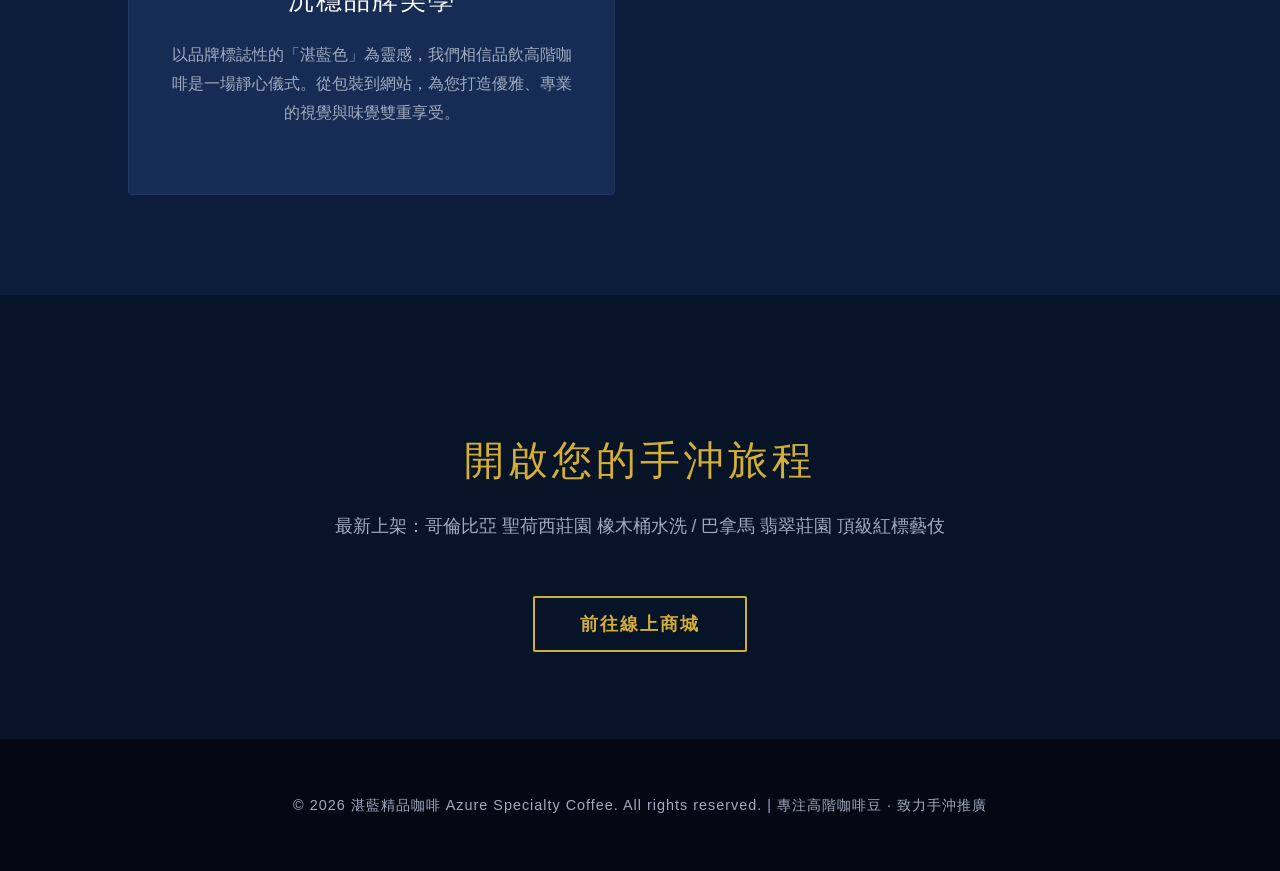
<file: w1/index.html>
<!DOCTYPE html>
<html lang="zh-TW">
<head>
    <meta charset="UTF-8">
    <meta name="viewport" content="width=device-width, initial-scale=1.0">
    <title>湛藍精品咖啡 | 頂級手沖咖啡</title>
    <style>
        :root {
            --primary-blue: #0b1d3a;
            --secondary-blue: #162c54;
            --accent-gold: #d4af37;
            --text-light: #f8f9fa;
            --text-dark: #a0abc0;
        }
        body {
            margin: 0;
            padding: 0;
            font-family: 'Helvetica Neue', Arial, 'Microsoft JhengHei', sans-serif;
            background-color: var(--primary-blue);
            color: var(--text-light);
            line-height: 1.6;
        }
        header {
            display: flex;
            justify-content: space-between;
            align-items: center;
            padding: 20px 60px;
            background-color: rgba(11, 29, 58, 0.98);
            position: sticky;
            top: 0;
            z-index: 1000;
            border-bottom: 1px solid rgba(212, 175, 55, 0.2);
            box-shadow: 0 4px 6px rgba(0,0,0,0.1);
        }
        .logo {
            font-size: 26px;
            font-weight: 700;
            color: var(--accent-gold);
            text-decoration: none;
            letter-spacing: 3px;
            display: flex;
            align-items: center;
            gap: 10px;
        }
        nav {
            display: flex;
            gap: 40px;
        }
        nav a {
            color: var(--text-light);
            text-decoration: none;
            font-size: 16px;
            letter-spacing: 1px;
            transition: color 0.3s ease;
        }
        nav a:hover {
            color: var(--accent-gold);
        }
        .hero {
            height: 85vh;
            display: flex;
            flex-direction: column;
            justify-content: center;
            align-items: center;
            text-align: center;
            background: linear-gradient(135deg, rgba(11,29,58,0.9) 0%, rgba(5,13,26,0.9) 100%), 
                        url('https://images.unsplash.com/photo-1497935586351-b67a49e012bf?ixlib=rb-1.2.1&auto=format&fit=crop&w=1920&q=80') no-repeat center center/cover;
            background-blend-mode: overlay;
            padding: 0 20px;
        }
        .hero h1 {
            font-size: 4.5rem;
            margin-bottom: 20px;
            letter-spacing: 6px;
            color: #ffffff;
            font-weight: 300;
            text-shadow: 2px 2px 4px rgba(0,0,0,0.5);
        }
        .hero p {
            font-size: 1.25rem;
            max-width: 650px;
            color: #d1d8e0;
            margin-bottom: 50px;
            letter-spacing: 1.5px;
        }
        .btn {
            padding: 16px 45px;
            background-color: var(--accent-gold);
            color: #000;
            text-decoration: none;
            font-size: 1.1rem;
            font-weight: bold;
            border-radius: 2px;
            transition: all 0.3s ease;
            letter-spacing: 2px;
        }
        .btn:hover {
            background-color: #fce28b;
            transform: translateY(-3px);
            box-shadow: 0 10px 20px rgba(0,0,0,0.2);
        }
        .section {
            padding: 100px 10%;
        }
        .section-title {
            text-align: center;
            font-size: 2.5rem;
            color: var(--accent-gold);
            margin-bottom: 20px;
            font-weight: 300;
            letter-spacing: 4px;
        }
        .section-subtitle {
            text-align: center;
            color: var(--text-dark);
            margin-bottom: 70px;
            font-size: 1.1rem;
        }
        .features {
            display: grid;
            grid-template-columns: repeat(auto-fit, minmax(320px, 1fr));
            gap: 50px;
        }
        .feature-card {
            background-color: var(--secondary-blue);
            padding: 50px 40px;
            border-radius: 4px;
            text-align: center;
            border: 1px solid rgba(255,255,255,0.05);
            transition: all 0.4s ease;
            position: relative;
            overflow: hidden;
        }
        .feature-card::before {
            content: '';
            position: absolute;
            top: 0; left: 0; width: 100%; height: 3px;
            background-color: var(--accent-gold);
            transform: scaleX(0);
            transition: transform 0.4s ease;
        }
        .feature-card:hover::before {
            transform: scaleX(1);
        }
        .feature-card:hover {
            transform: translateY(-10px);
            box-shadow: 0 15px 30px rgba(0,0,0,0.3);
            border-color: rgba(212, 175, 55, 0.3);
        }
        .feature-card h3 {
            font-size: 1.6rem;
            margin-bottom: 20px;
            color: #fff;
            font-weight: 400;
            letter-spacing: 2px;
        }
        .feature-card p {
            color: var(--text-dark);
            font-size: 1rem;
            line-height: 1.8;
        }
        .shop-section {
            background-color: #071326;
            text-align: center;
        }
        footer {
            text-align: center;
            padding: 40px;
            background-color: #030812;
            color: var(--text-dark);
            font-size: 0.9rem;
            border-top: 1px solid rgba(255,255,255,0.05);
            letter-spacing: 1px;
        }
    </style>
</head>
<body>
    <header>
        <a href="#" class="logo">湛藍精品咖啡</a>
        <nav>
            <a href="#about">品牌哲學</a>
            <a href="#beans">高階豆單</a>
            <a href="#brew">手沖藝術</a>
            <a href="#shop">選購咖啡</a>
        </nav>
    </header>

    <section class="hero">
        <h1>演繹手沖的極致純粹</h1>
        <p>專為手沖咖啡愛好者打造的精品殿堂。<br>嚴選世界級高階莊園咖啡豆，在深藍的靜謐中，品味每一滴萃取的醇厚與芬芳。</p>
        <a href="#shop" class="btn">探索頂級咖啡豆</a>
    </section>

    <section id="about" class="section">
        <h2 class="section-title">為什麼選擇湛藍？</h2>
        <p class="section-subtitle">我們專注於手沖咖啡的每一個細節，只為呈現最完美的風味。</p>
        
        <div class="features">
            <div class="feature-card">
                <h3>高階咖啡生豆</h3>
                <p>由國際認證尋豆師親赴產區，嚴選巴拿馬藝伎、衣索比亞等頂尖莊園微批次生豆，確保風味的稀有與獨特，滿足挑剔的味蕾。</p>
            </div>
            <div class="feature-card">
                <h3>專屬手沖烘焙</h3>
                <p>揚棄流水線式的量產，採用小鍋精緻烘焙。針對每款豆子的含水率與密度，量身打造專屬烘焙曲線，完美釋放花果香氣與層次。</p>
            </div>
            <div class="feature-card">
                <h3>沉穩品牌美學</h3>
                <p>以品牌標誌性的「湛藍色」為靈感，我們相信品飲高階咖啡是一場靜心儀式。從包裝到網站，為您打造優雅、專業的視覺與味覺雙重享受。</p>
            </div>
        </div>
    </section>

    <section id="shop" class="section shop-section">
        <h2 class="section-title">開啟您的手沖旅程</h2>
        <p class="section-subtitle">最新上架：哥倫比亞 聖荷西莊園 橡木桶水洗 / 巴拿馬 翡翠莊園 頂級紅標藝伎</p>
        <a href="#" class="btn" style="background-color: transparent; border: 2px solid var(--accent-gold); color: var(--accent-gold);">前往線上商城</a>
    </section>

    <footer>
        <p>&copy; 2026 湛藍精品咖啡 Azure Specialty Coffee. All rights reserved. | 專注高階咖啡豆 · 致力手沖推廣</p>
    </footer>
</body>
</html>
</file>
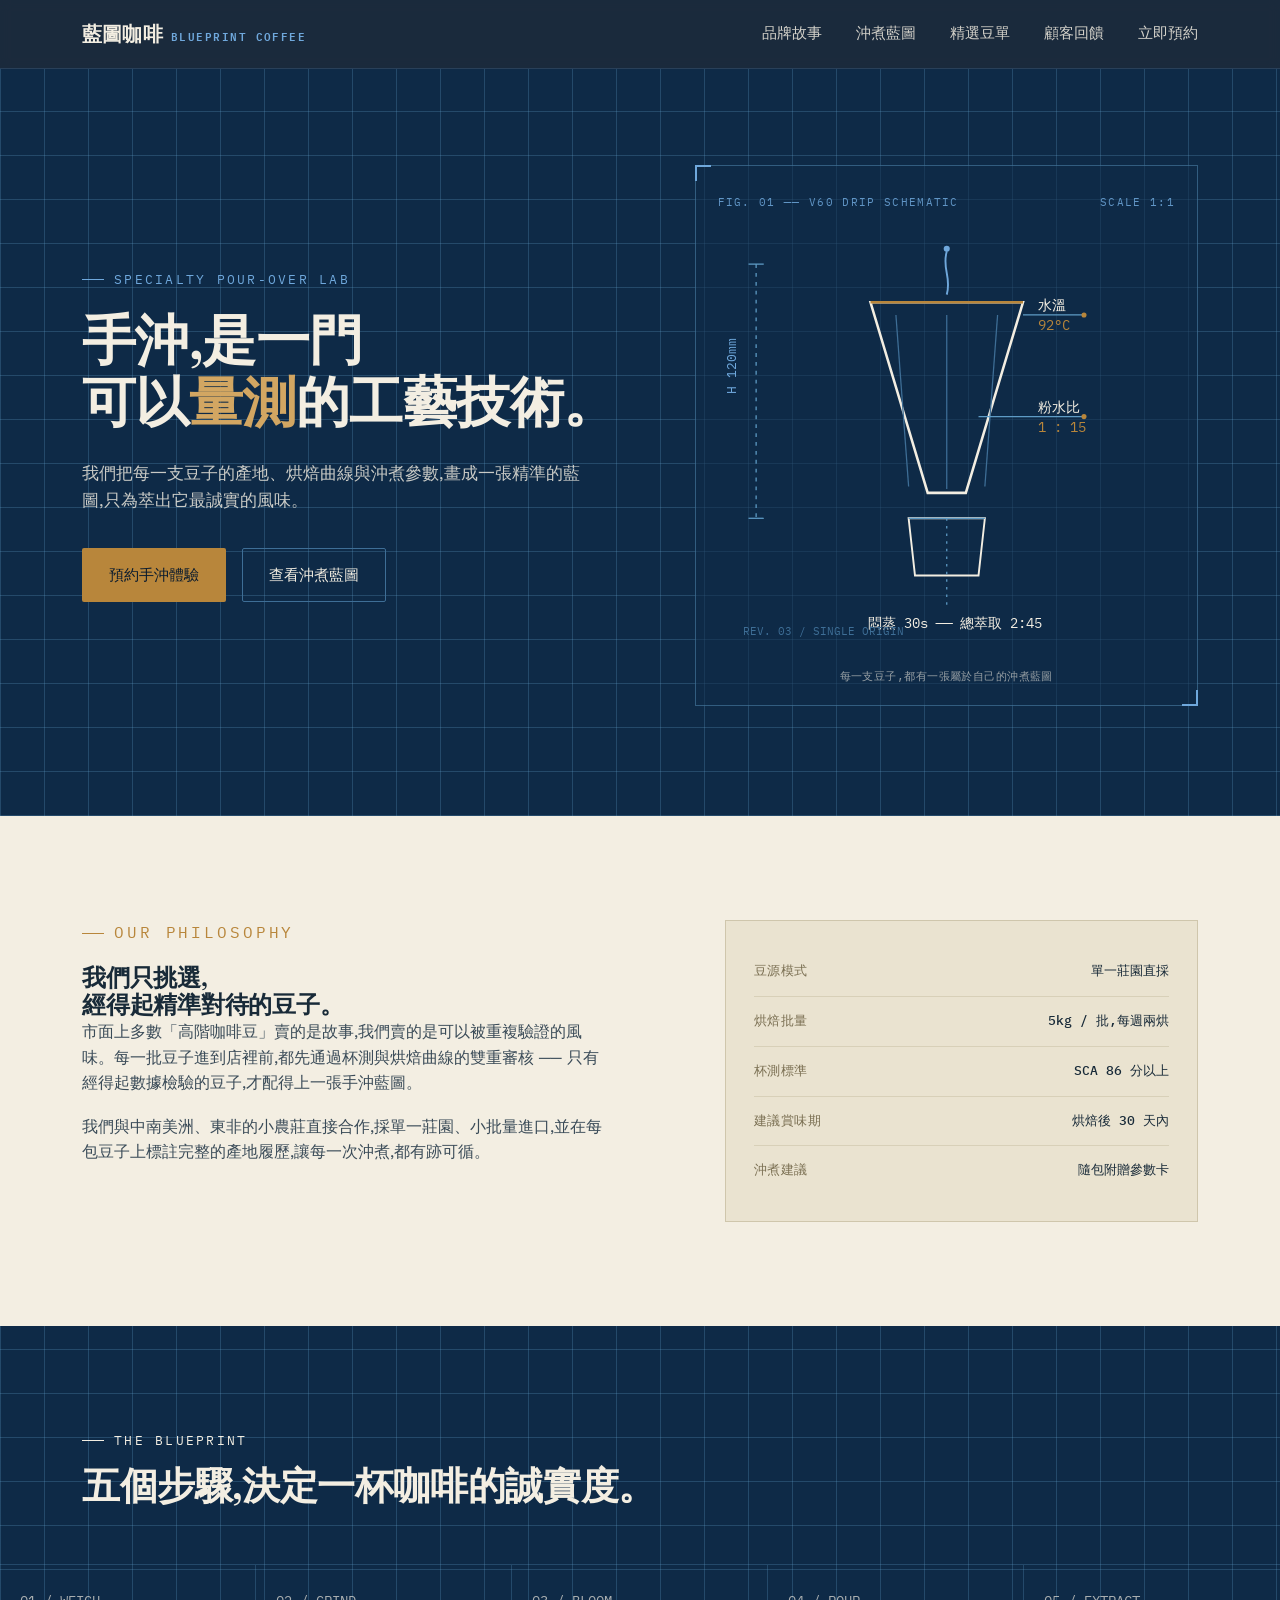
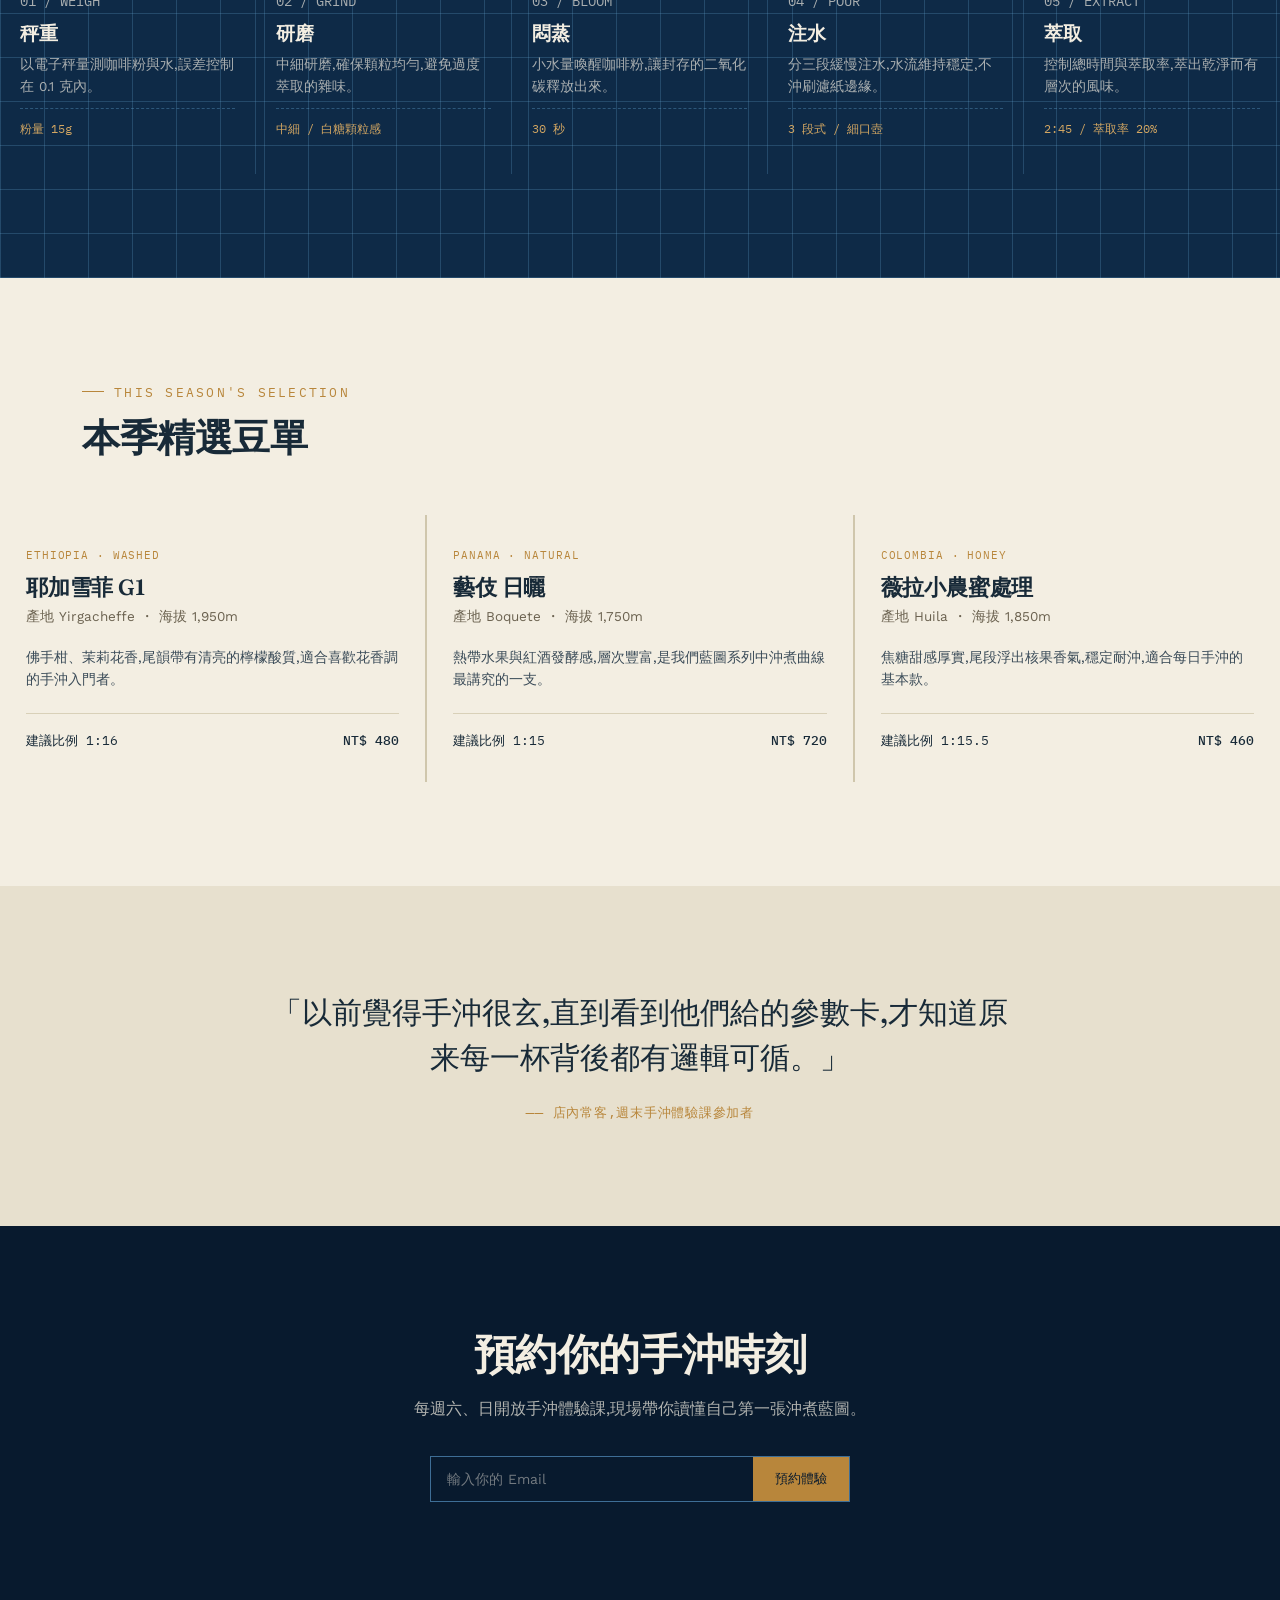
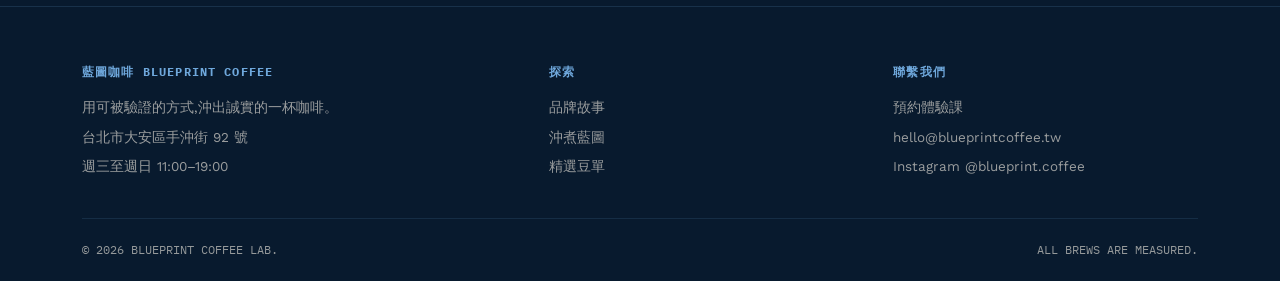
<file: week3/index.html>
<!DOCTYPE html>
<html lang="zh-Hant">
<head>
<meta charset="UTF-8">
<meta name="viewport" content="width=device-width, initial-scale=1.0">
<title>藍圖咖啡 Blueprint Coffee ── 精準手沖,誠實風味</title>
<link rel="preconnect" href="https://fonts.googleapis.com">
<link rel="preconnect" href="https://fonts.gstatic.com" crossorigin>
<link href="https://fonts.googleapis.com/css2?family=Fraunces:opsz,wght@9..144,400;9..144,500;9..144,600;9..144,700&family=Work+Sans:wght@300;400;500;600&family=IBM+Plex+Mono:wght@400;500&display=swap" rel="stylesheet">
<style>
  :root{
    --ink-black:#081A2E;
    --blueprint:#0E2A47;
    --blueprint-line:#3E6E96;
    --blueprint-line-soft:rgba(94,155,197,0.28);
    --paper:#F3EEE2;
    --paper-dim:#E7E0CE;
    --brass:#B8863B;
    --brass-light:#D2A662;
    --sky:#6FA8DC;
    --ink-on-paper:#182A38;
    --max-w:1180px;
  }

  *{margin:0;padding:0;box-sizing:border-box;}
  html{scroll-behavior:smooth;}
  body{
    font-family:'Work Sans', sans-serif;
    background:var(--paper);
    color:var(--ink-on-paper);
    line-height:1.6;
    -webkit-font-smoothing:antialiased;
  }
  a{color:inherit;text-decoration:none;}
  img,svg{display:block;max-width:100%;}
  .container{max-width:var(--max-w);margin:0 auto;padding:0 32px;}
  .eyebrow{
    font-family:'IBM Plex Mono', monospace;
    font-size:12.5px;
    letter-spacing:0.18em;
    text-transform:uppercase;
    display:flex;
    align-items:center;
    gap:10px;
  }
  .eyebrow::before{
    content:"";
    width:22px;height:1px;
    background:currentColor;
    display:inline-block;
  }
  h1,h2,h3{
    font-family:'Fraunces', serif;
    font-weight:600;
    line-height:1.15;
    letter-spacing:-0.01em;
  }
  .btn{
    display:inline-flex;
    align-items:center;
    gap:10px;
    padding:14px 26px;
    border-radius:2px;
    font-family:'Work Sans', sans-serif;
    font-size:15px;
    font-weight:500;
    border:1px solid transparent;
    cursor:pointer;
    transition:transform .25s ease, background .25s ease, border-color .25s ease, color .25s ease;
  }
  .btn:focus-visible{outline:2px solid var(--sky);outline-offset:3px;}
  .btn-primary{background:var(--brass);color:var(--ink-black);}
  .btn-primary:hover{background:var(--brass-light);transform:translateY(-1px);}
  .btn-ghost{border-color:var(--blueprint-line);color:var(--paper);}
  .btn-ghost:hover{border-color:var(--sky);color:var(--sky);}
  .btn-ghost.on-paper{border-color:var(--ink-on-paper);color:var(--ink-on-paper);}
  .btn-ghost.on-paper:hover{border-color:var(--brass);color:var(--brass);}

  /* ---------- NAV ---------- */
  header{
    position:sticky;top:0;z-index:50;
    background:rgba(8,26,46,0.92);
    backdrop-filter:blur(6px);
    border-bottom:1px solid rgba(94,155,197,0.2);
  }
  nav{
    max-width:var(--max-w);margin:0 auto;padding:18px 32px;
    display:flex;align-items:center;justify-content:space-between;
    color:var(--paper);
  }
  .logo{
    font-family:'Fraunces', serif;
    font-size:20px;font-weight:600;letter-spacing:0.01em;
    color:var(--paper);display:flex;align-items:baseline;gap:8px;
  }
  .logo span{
    font-family:'IBM Plex Mono', monospace;
    font-size:10.5px;letter-spacing:0.14em;color:var(--sky);
  }
  .nav-links{display:flex;gap:34px;font-size:14.5px;}
  .nav-links a{opacity:0.85;transition:opacity .2s;}
  .nav-links a:hover{opacity:1;color:var(--sky);}
  .nav-toggle{display:none;background:none;border:none;color:var(--paper);font-size:24px;cursor:pointer;}

  @media (max-width:860px){
    .nav-links{
      position:absolute;top:100%;left:0;right:0;
      background:var(--ink-black);
      flex-direction:column;gap:0;
      max-height:0;overflow:hidden;
      transition:max-height .3s ease;
    }
    .nav-links.open{max-height:320px;}
    .nav-links a{padding:16px 32px;border-top:1px solid rgba(94,155,197,0.15);}
    .nav-toggle{display:block;}
  }

  /* ---------- HERO ---------- */
  .hero{
    background:
      repeating-linear-gradient(0deg, var(--blueprint-line-soft) 0, var(--blueprint-line-soft) 1px, transparent 1px, transparent 44px),
      repeating-linear-gradient(90deg, var(--blueprint-line-soft) 0, var(--blueprint-line-soft) 1px, transparent 1px, transparent 44px),
      var(--blueprint);
    color:var(--paper);
    padding:96px 0 110px;
    position:relative;
    overflow:hidden;
  }
  .hero-grid{
    max-width:var(--max-w);margin:0 auto;padding:0 32px;
    display:grid;grid-template-columns:1.05fr 0.95fr;gap:56px;align-items:center;
  }
  .hero h1{font-size:clamp(34px,4.6vw,54px);margin:20px 0 26px;color:var(--paper);}
  .hero h1 em{font-style:normal;color:var(--brass-light);}
  .hero p.lede{font-size:17px;max-width:46ch;color:rgba(243,238,226,0.82);margin-bottom:34px;}
  .hero-cta{display:flex;gap:16px;flex-wrap:wrap;}
  .hero-eyebrow{color:var(--sky);margin-bottom:6px;}

  .blueprint-plate{
    position:relative;
    border:1px solid rgba(94,155,197,0.45);
    background:rgba(15,42,71,0.55);
    padding:28px 22px 20px;
  }
  .blueprint-plate::before,.blueprint-plate::after,
  .plate-corner-tl,.plate-corner-br{
    content:"";position:absolute;width:14px;height:14px;
    border-color:var(--sky);
  }
  .blueprint-plate::before{top:-1px;left:-1px;border-top:2px solid var(--sky);border-left:2px solid var(--sky);}
  .blueprint-plate::after{bottom:-1px;right:-1px;border-bottom:2px solid var(--sky);border-right:2px solid var(--sky);}
  .plate-label{
    font-family:'IBM Plex Mono', monospace;font-size:11px;letter-spacing:0.12em;
    color:var(--sky);display:flex;justify-content:space-between;margin-bottom:14px;opacity:0.85;
  }
  .plate-caption{
    font-family:'IBM Plex Mono', monospace;font-size:11px;color:rgba(243,238,226,0.6);
    text-align:center;margin-top:10px;letter-spacing:0.04em;
  }

  @media (max-width:900px){
    .hero-grid{grid-template-columns:1fr;}
    .hero{padding:64px 0 76px;}
  }

  /* ---------- SECTION SHARED ---------- */
  section{padding:104px 0;}
  .section-head{max-width:640px;margin-bottom:56px;}
  .section-head h2{font-size:clamp(26px,3.2vw,38px);margin-top:14px;}
  .on-dark{background:var(--ink-black);color:var(--paper);}
  .on-dark .eyebrow{color:var(--sky);}
  .on-paper .eyebrow{color:var(--brass);}

  /* ---------- ABOUT / SPEC SHEET ---------- */
  .about-grid{display:grid;grid-template-columns:1.1fr 0.9fr;gap:64px;align-items:start;}
  .about-grid p{font-size:16px;color:#3a4b58;max-width:52ch;margin-bottom:18px;}
  .spec-sheet{border:1px solid #cfc6ac;background:#EAE3D0;padding:26px 28px;}
  .spec-row{
    display:flex;justify-content:space-between;gap:20px;
    padding:14px 0;border-bottom:1px solid #d8d0b8;
    font-family:'IBM Plex Mono', monospace;font-size:13px;
  }
  .spec-row:last-child{border-bottom:none;}
  .spec-row dt{color:#7a6f52;letter-spacing:0.04em;}
  .spec-row dd{font-weight:500;color:var(--ink-on-paper);text-align:right;}

  @media (max-width:860px){ .about-grid{grid-template-columns:1fr;} }

  /* ---------- PROCESS BLUEPRINT ---------- */
  .process{
    background:
      repeating-linear-gradient(0deg, var(--blueprint-line-soft) 0, var(--blueprint-line-soft) 1px, transparent 1px, transparent 44px),
      repeating-linear-gradient(90deg, var(--blueprint-line-soft) 0, var(--blueprint-line-soft) 1px, transparent 1px, transparent 44px),
      var(--blueprint);
    color:var(--paper);
  }
  .steps{
    display:grid;grid-template-columns:repeat(5,1fr);gap:0;
    border-top:1px solid var(--blueprint-line-soft);
  }
  .step{
    padding:26px 20px;border-right:1px solid var(--blueprint-line-soft);position:relative;
  }
  .step:last-child{border-right:none;}
  .step-index{font-family:'IBM Plex Mono', monospace;font-size:12px;color:var(--sky);margin-bottom:14px;}
  .step h3{font-size:19px;color:var(--paper);margin-bottom:10px;font-weight:600;}
  .step p{font-size:13.5px;color:rgba(243,238,226,0.68);margin-bottom:10px;}
  .step .metric{
    font-family:'IBM Plex Mono', monospace;font-size:12px;color:var(--brass-light);
    border-top:1px dashed rgba(94,155,197,0.4);padding-top:10px;
  }
  @media (max-width:960px){
    .steps{grid-template-columns:1fr 1fr;}
    .step{border-right:1px solid var(--blueprint-line-soft);border-bottom:1px solid var(--blueprint-line-soft);}
    .step:nth-child(2n){border-right:none;}
  }
  @media (max-width:560px){
    .steps{grid-template-columns:1fr;}
    .step{border-right:none;}
  }

  /* ---------- BEANS ---------- */
  .bean-grid{display:grid;grid-template-columns:repeat(3,1fr);gap:2px;background:#cfc6ac;}
  .bean-card{
    background:var(--paper);padding:32px 26px;position:relative;
    display:flex;flex-direction:column;height:100%;
  }
  .bean-tag{
    font-family:'IBM Plex Mono', monospace;font-size:11px;color:var(--brass);
    letter-spacing:0.08em;margin-bottom:10px;
  }
  .bean-card h3{font-size:22px;margin-bottom:6px;}
  .bean-origin{font-size:13.5px;color:#6b6250;margin-bottom:18px;}
  .bean-notes{font-size:14px;color:#3a4b58;margin-bottom:22px;flex-grow:1;}
  .bean-meta{
    display:flex;justify-content:space-between;align-items:center;
    border-top:1px solid #d8d0b8;padding-top:16px;
    font-family:'IBM Plex Mono', monospace;font-size:12.5px;
  }
  .bean-price{color:var(--ink-on-paper);font-weight:500;}
  @media (max-width:900px){ .bean-grid{grid-template-columns:1fr 1fr;} }
  @media (max-width:600px){ .bean-grid{grid-template-columns:1fr;} }

  /* ---------- QUOTE ---------- */
  .quote-section{background:var(--paper-dim);}
  .quote-wrap{max-width:760px;margin:0 auto;text-align:center;}
  blockquote{
    font-family:'Fraunces', serif;font-size:clamp(22px,2.6vw,30px);
    font-weight:500;line-height:1.5;color:var(--ink-on-paper);margin-bottom:22px;
  }
  .quote-attr{font-family:'IBM Plex Mono', monospace;font-size:12.5px;color:var(--brass);letter-spacing:0.06em;}

  /* ---------- CTA / FOOTER ---------- */
  .cta-section{background:var(--ink-black);color:var(--paper);text-align:center;}
  .cta-section h2{font-size:clamp(28px,3.6vw,42px);margin-bottom:18px;}
  .cta-section p{color:rgba(243,238,226,0.72);max-width:48ch;margin:0 auto 34px;}
  .cta-form{
    display:flex;max-width:420px;margin:0 auto;gap:0;border:1px solid var(--blueprint-line);
  }
  .cta-form input{
    flex:1;background:transparent;border:none;padding:14px 16px;
    color:var(--paper);font-family:'Work Sans', sans-serif;font-size:14px;
  }
  .cta-form input::placeholder{color:rgba(243,238,226,0.45);}
  .cta-form input:focus{outline:none;}
  .cta-form button{
    background:var(--brass);color:var(--ink-black);border:none;
    padding:0 22px;font-weight:500;cursor:pointer;font-family:'Work Sans', sans-serif;
    transition:background .2s;
  }
  .cta-form button:hover{background:var(--brass-light);}

  footer{background:var(--ink-black);border-top:1px solid rgba(94,155,197,0.18);color:rgba(243,238,226,0.6);}
  .footer-grid{
    display:grid;grid-template-columns:1.4fr 1fr 1fr;gap:40px;padding:56px 0 32px;
    font-size:13.5px;
  }
  .footer-grid h4{
    font-family:'IBM Plex Mono', monospace;font-size:11.5px;letter-spacing:0.1em;
    color:var(--sky);margin-bottom:16px;text-transform:uppercase;
  }
  .footer-grid p, .footer-grid a{display:block;margin-bottom:8px;color:rgba(243,238,226,0.62);}
  .footer-grid a:hover{color:var(--paper);}
  .footer-bottom{
    border-top:1px solid rgba(94,155,197,0.15);padding:22px 0;
    font-family:'IBM Plex Mono', monospace;font-size:11.5px;
    display:flex;justify-content:space-between;flex-wrap:wrap;gap:10px;
  }
  @media (max-width:700px){ .footer-grid{grid-template-columns:1fr;} }

  /* ---------- REVEAL ---------- */
  .reveal{opacity:0;transform:translateY(18px);transition:opacity .7s ease, transform .7s ease;}
  .reveal.in{opacity:1;transform:translateY(0);}
  @media (prefers-reduced-motion: reduce){
    .reveal{opacity:1;transform:none;transition:none;}
    html{scroll-behavior:auto;}
  }
</style>
</head>
<body>

<header>
  <nav>
    <a href="#top" class="logo">藍圖咖啡<span>BLUEPRINT COFFEE</span></a>
    <button class="nav-toggle" id="navToggle" aria-label="開啟選單" aria-expanded="false">☰</button>
    <div class="nav-links" id="navLinks">
      <a href="#about">品牌故事</a>
      <a href="#process">沖煮藍圖</a>
      <a href="#beans">精選豆單</a>
      <a href="#quote">顧客回饋</a>
      <a href="#cta">立即預約</a>
    </div>
  </nav>
</header>

<section class="hero" id="top">
  <div class="hero-grid">
    <div>
      <p class="eyebrow hero-eyebrow">SPECIALTY POUR-OVER LAB</p>
      <h1>手沖,是一門<br>可以<em>量測</em>的工藝技術。</h1>
      <p class="lede">我們把每一支豆子的產地、烘焙曲線與沖煮參數,畫成一張精準的藍圖,只為萃出它最誠實的風味。</p>
      <div class="hero-cta">
        <a href="#cta" class="btn btn-primary">預約手沖體驗</a>
        <a href="#process" class="btn btn-ghost">查看沖煮藍圖</a>
      </div>
    </div>

    <div class="blueprint-plate reveal">
      <div class="plate-label"><span>FIG. 01 ── V60 DRIP SCHEMATIC</span><span>SCALE 1:1</span></div>
      <svg viewBox="0 0 360 340" xmlns="http://www.w3.org/2000/svg" role="img" aria-label="V60 手沖濾杯示意圖,標註水溫、粉水比、悶蒸與總萃取時間">
        <!-- dimension lines -->
        <line x1="30" y1="30" x2="30" y2="230" stroke="#5E9BC5" stroke-width="1" stroke-dasharray="3 4"/>
        <line x1="24" y1="30" x2="36" y2="30" stroke="#5E9BC5" stroke-width="1"/>
        <line x1="24" y1="230" x2="36" y2="230" stroke="#5E9BC5" stroke-width="1"/>
        <text x="14" y="132" fill="#6FA8DC" font-size="10" font-family="IBM Plex Mono, monospace" transform="rotate(-90 14 132)">H 120mm</text>

        <!-- dripper cone -->
        <path d="M120 60 L240 60 L195 210 L165 210 Z" fill="none" stroke="#F3EEE2" stroke-width="2"/>
        <path d="M120 60 L240 60" stroke="#B8863B" stroke-width="2"/>
        <!-- ribs -->
        <line x1="140" y1="70" x2="150" y2="205" stroke="#3E6E96" stroke-width="1"/>
        <line x1="180" y1="70" x2="180" y2="207" stroke="#3E6E96" stroke-width="1"/>
        <line x1="220" y1="70" x2="210" y2="205" stroke="#3E6E96" stroke-width="1"/>

        <!-- server -->
        <path d="M150 230 L210 230 L205 275 L155 275 Z" fill="none" stroke="#F3EEE2" stroke-width="1.5"/>
        <line x1="150" y1="230" x2="210" y2="230" stroke="#5E9BC5" stroke-width="1"/>

        <!-- pour line + droplets -->
        <path d="M180 20 C176 34, 184 40, 180 54" stroke="#6FA8DC" stroke-width="1.5" fill="none"/>
        <circle cx="180" cy="18" r="2.4" fill="#6FA8DC"/>

        <!-- annotation callouts -->
        <line x1="240" y1="70" x2="288" y2="70" stroke="#5E9BC5" stroke-width="1"/>
        <circle cx="288" cy="70" r="2" fill="#B8863B"/>
        <text x="252" y="66" fill="#F3EEE2" font-size="11" font-family="IBM Plex Mono, monospace">水溫</text>
        <text x="252" y="82" fill="#B8863B" font-size="11" font-family="IBM Plex Mono, monospace">92°C</text>

        <line x1="205" y1="150" x2="288" y2="150" stroke="#5E9BC5" stroke-width="1"/>
        <circle cx="288" cy="150" r="2" fill="#B8863B"/>
        <text x="252" y="146" fill="#F3EEE2" font-size="11" font-family="IBM Plex Mono, monospace">粉水比</text>
        <text x="252" y="162" fill="#B8863B" font-size="11" font-family="IBM Plex Mono, monospace">1 : 15</text>

        <line x1="180" y1="230" x2="180" y2="300" stroke="#5E9BC5" stroke-width="1" stroke-dasharray="2 4"/>
        <text x="118" y="316" fill="#F3EEE2" font-size="11" font-family="IBM Plex Mono, monospace">悶蒸 30s ── 總萃取 2:45</text>

        <!-- corner tick -->
        <text x="20" y="322" fill="#3E6E96" font-size="9" font-family="IBM Plex Mono, monospace">REV. 03 / SINGLE ORIGIN</text>
      </svg>
      <p class="plate-caption">每一支豆子,都有一張屬於自己的沖煮藍圖</p>
    </div>
  </div>
</section>

<section class="on-paper" id="about">
  <div class="container">
    <div class="about-grid">
      <div class="reveal">
        <p class="eyebrow">OUR PHILOSOPHY</p>
        <h2>我們只挑選,<br>經得起精準對待的豆子。</h2>
        <p>市面上多數「高階咖啡豆」賣的是故事,我們賣的是可以被重複驗證的風味。每一批豆子進到店裡前,都先通過杯測與烘焙曲線的雙重審核 ── 只有經得起數據檢驗的豆子,才配得上一張手沖藍圖。</p>
        <p>我們與中南美洲、東非的小農莊直接合作,採單一莊園、小批量進口,並在每包豆子上標註完整的產地履歷,讓每一次沖煮,都有跡可循。</p>
      </div>
      <dl class="spec-sheet reveal">
        <div class="spec-row"><dt>豆源模式</dt><dd>單一莊園直採</dd></div>
        <div class="spec-row"><dt>烘焙批量</dt><dd>5kg / 批,每週兩烘</dd></div>
        <div class="spec-row"><dt>杯測標準</dt><dd>SCA 86 分以上</dd></div>
        <div class="spec-row"><dt>建議賞味期</dt><dd>烘焙後 30 天內</dd></div>
        <div class="spec-row"><dt>沖煮建議</dt><dd>隨包附贈參數卡</dd></div>
      </dl>
    </div>
  </div>
</section>

<section class="process" id="process">
  <div class="container">
    <div class="section-head reveal">
      <p class="eyebrow">THE BLUEPRINT</p>
      <h2>五個步驟,決定一杯咖啡的誠實度。</h2>
    </div>
  </div>
  <div class="steps reveal">
    <div class="step">
      <p class="step-index">01 / WEIGH</p>
      <h3>秤重</h3>
      <p>以電子秤量測咖啡粉與水,誤差控制在 0.1 克內。</p>
      <p class="metric">粉量 15g</p>
    </div>
    <div class="step">
      <p class="step-index">02 / GRIND</p>
      <h3>研磨</h3>
      <p>中細研磨,確保顆粒均勻,避免過度萃取的雜味。</p>
      <p class="metric">中細 / 白糖顆粒感</p>
    </div>
    <div class="step">
      <p class="step-index">03 / BLOOM</p>
      <h3>悶蒸</h3>
      <p>小水量喚醒咖啡粉,讓封存的二氧化碳釋放出來。</p>
      <p class="metric">30 秒</p>
    </div>
    <div class="step">
      <p class="step-index">04 / POUR</p>
      <h3>注水</h3>
      <p>分三段緩慢注水,水流維持穩定,不沖刷濾紙邊緣。</p>
      <p class="metric">3 段式 / 細口壺</p>
    </div>
    <div class="step">
      <p class="step-index">05 / EXTRACT</p>
      <h3>萃取</h3>
      <p>控制總時間與萃取率,萃出乾淨而有層次的風味。</p>
      <p class="metric">2:45 / 萃取率 20%</p>
    </div>
  </div>
</section>

<section class="on-paper" id="beans">
  <div class="container">
    <div class="section-head reveal">
      <p class="eyebrow">THIS SEASON'S SELECTION</p>
      <h2>本季精選豆單</h2>
    </div>
  </div>
  <div class="bean-grid reveal">
    <div class="bean-card">
      <p class="bean-tag">ETHIOPIA · WASHED</p>
      <h3>耶加雪菲 G1</h3>
      <p class="bean-origin">產地 Yirgacheffe ・ 海拔 1,950m</p>
      <p class="bean-notes">佛手柑、茉莉花香,尾韻帶有清亮的檸檬酸質,適合喜歡花香調的手沖入門者。</p>
      <div class="bean-meta"><span>建議比例 1:16</span><span class="bean-price">NT$ 480</span></div>
    </div>
    <div class="bean-card">
      <p class="bean-tag">PANAMA · NATURAL</p>
      <h3>藝伎 日曬</h3>
      <p class="bean-origin">產地 Boquete ・ 海拔 1,750m</p>
      <p class="bean-notes">熱帶水果與紅酒發酵感,層次豐富,是我們藍圖系列中沖煮曲線最講究的一支。</p>
      <div class="bean-meta"><span>建議比例 1:15</span><span class="bean-price">NT$ 720</span></div>
    </div>
    <div class="bean-card">
      <p class="bean-tag">COLOMBIA · HONEY</p>
      <h3>薇拉小農蜜處理</h3>
      <p class="bean-origin">產地 Huila ・ 海拔 1,850m</p>
      <p class="bean-notes">焦糖甜感厚實,尾段浮出核果香氣,穩定耐沖,適合每日手沖的基本款。</p>
      <div class="bean-meta"><span>建議比例 1:15.5</span><span class="bean-price">NT$ 460</span></div>
    </div>
  </div>
</section>

<section class="quote-section" id="quote">
  <div class="container">
    <div class="quote-wrap reveal">
      <blockquote>「以前覺得手沖很玄,直到看到他們給的參數卡,才知道原来每一杯背後都有邏輯可循。」</blockquote>
      <p class="quote-attr">── 店內常客,週末手沖體驗課參加者</p>
    </div>
  </div>
</section>

<section class="cta-section" id="cta">
  <div class="container">
    <h2 class="reveal">預約你的手沖時刻</h2>
    <p class="reveal">每週六、日開放手沖體驗課,現場帶你讀懂自己第一張沖煮藍圖。</p>
    <form class="cta-form reveal" onsubmit="event.preventDefault(); this.querySelector('button').textContent='已收到,我們會盡快聯繫';">
      <input type="email" placeholder="輸入你的 Email" required aria-label="Email">
      <button type="submit">預約體驗</button>
    </form>
  </div>
</section>

<footer>
  <div class="container">
    <div class="footer-grid">
      <div>
        <h4>藍圖咖啡 BLUEPRINT COFFEE</h4>
        <p>用可被驗證的方式,沖出誠實的一杯咖啡。</p>
        <p>台北市大安區手沖街 92 號</p>
        <p>週三至週日 11:00–19:00</p>
      </div>
      <div>
        <h4>探索</h4>
        <a href="#about">品牌故事</a>
        <a href="#process">沖煮藍圖</a>
        <a href="#beans">精選豆單</a>
      </div>
      <div>
        <h4>聯繫我們</h4>
        <a href="#cta">預約體驗課</a>
        <a href="mailto:hello@blueprintcoffee.tw">hello@blueprintcoffee.tw</a>
        <a href="#top">Instagram @blueprint.coffee</a>
      </div>
    </div>
    <div class="footer-bottom">
      <span>© 2026 BLUEPRINT COFFEE LAB.</span>
      <span>ALL BREWS ARE MEASURED.</span>
    </div>
  </div>
</footer>

<script>
  // mobile nav toggle
  const navToggle = document.getElementById('navToggle');
  const navLinks = document.getElementById('navLinks');
  navToggle.addEventListener('click', () => {
    const isOpen = navLinks.classList.toggle('open');
    navToggle.setAttribute('aria-expanded', isOpen);
  });
  navLinks.querySelectorAll('a').forEach(a => a.addEventListener('click', () => {
    navLinks.classList.remove('open');
    navToggle.setAttribute('aria-expanded', 'false');
  }));

  // scroll reveal
  const prefersReduced = window.matchMedia('(prefers-reduced-motion: reduce)').matches;
  if (!prefersReduced && 'IntersectionObserver' in window) {
    const io = new IntersectionObserver((entries) => {
      entries.forEach(entry => {
        if (entry.isIntersecting) {
          entry.target.classList.add('in');
          io.unobserve(entry.target);
        }
      });
    }, { threshold: 0.15 });
    document.querySelectorAll('.reveal').forEach(el => io.observe(el));
  } else {
    document.querySelectorAll('.reveal').forEach(el => el.classList.add('in'));
  }
</script>

</body>
</html>
</file>
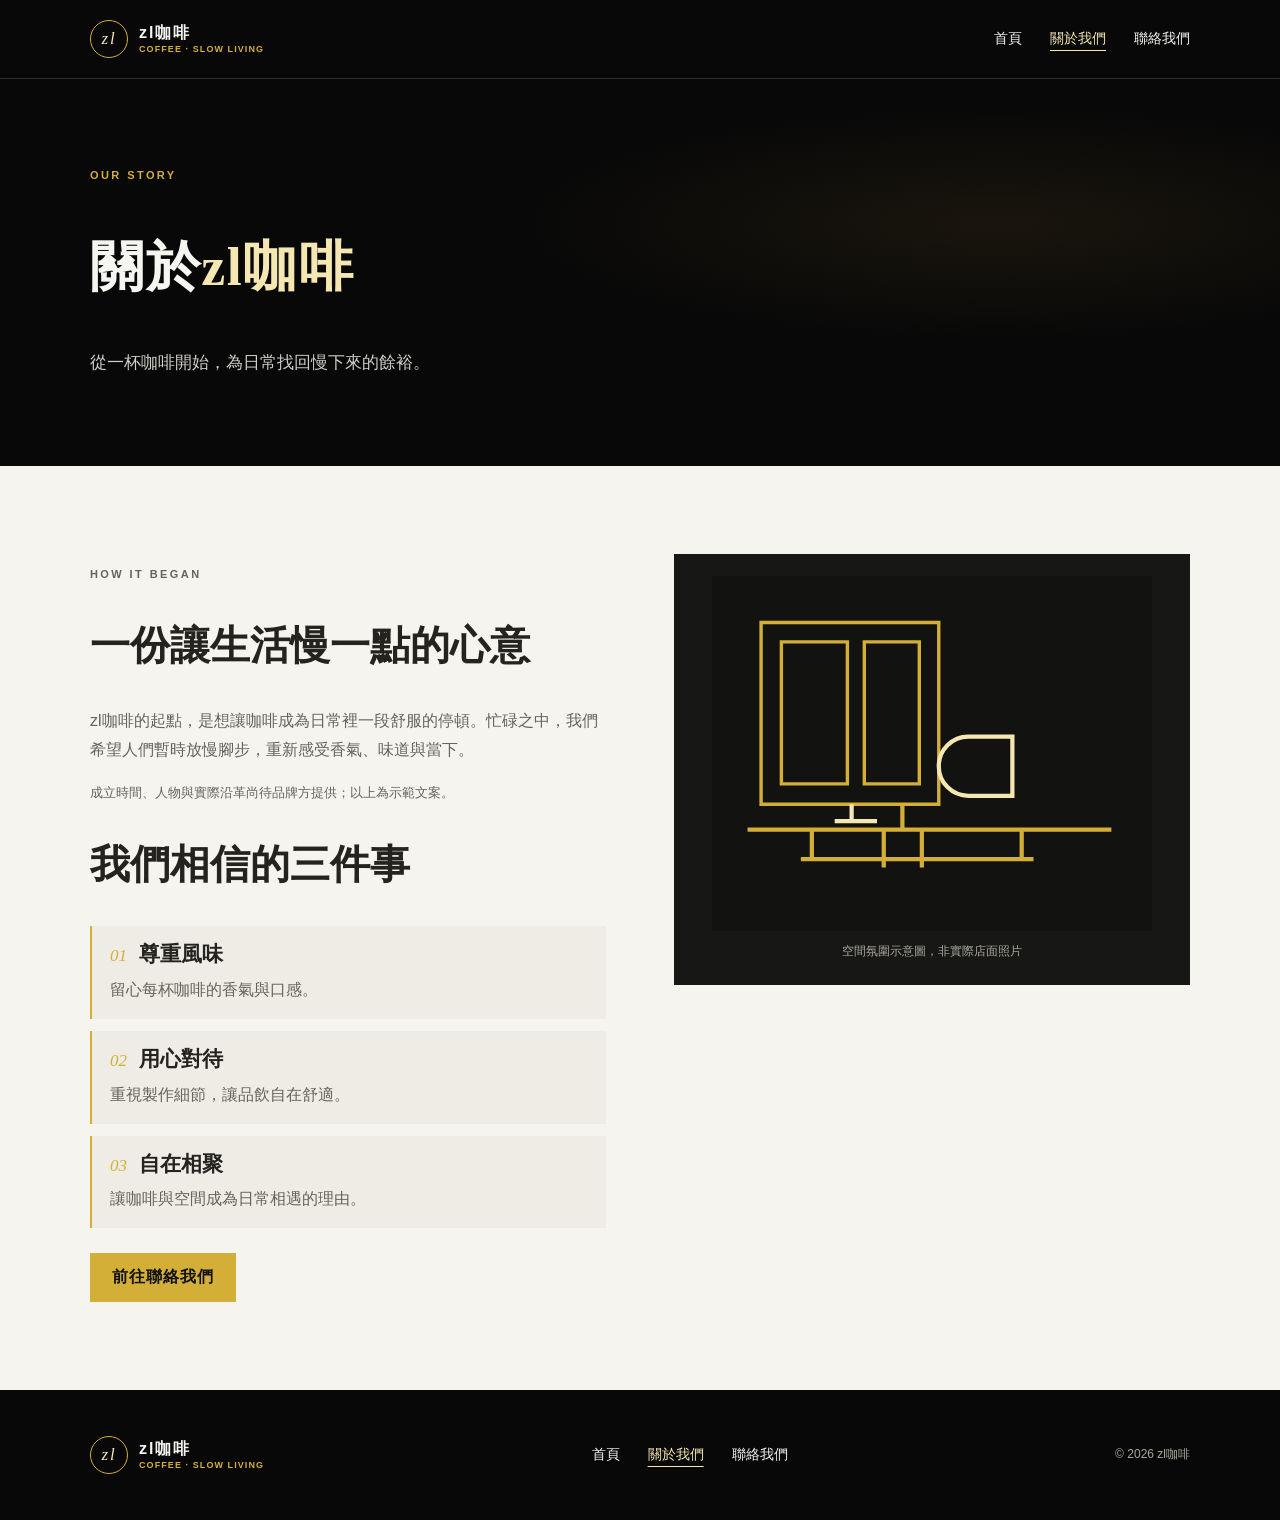
<file: pages/about.html>
<!doctype html><html lang="zh-Hant"><head><meta charset="utf-8"><meta name="viewport" content="width=device-width,initial-scale=1"><meta name="description" content="認識zl咖啡的品牌故事與經營理念。"><title>關於我們｜zl咖啡</title><link rel="stylesheet" href="assets/css/site.css"><script src="assets/js/site.js" defer></script></head><body><header class="header"><div class="wrap nav"><a class="brand" href="index.html"><b>zl</b><span>zl咖啡<small>COFFEE · SLOW LIVING</small></span></a><button class="menu" aria-expanded="false" aria-controls="nav" aria-label="開啟選單">☰</button><nav id="nav"><a href="index.html">首頁</a><a href="about.html" aria-current="page">關於我們</a><a href="contact.html">聯絡我們</a></nav></div></header><main><section class="page-hero"><div class="wrap"><p class="eyebrow">OUR STORY</p><h1>關於<span>zl咖啡</span></h1><p class="lead">從一杯咖啡開始，為日常找回慢下來的餘裕。</p></div></section><section class="section"><div class="wrap story"><div><p class="eyebrow">HOW IT BEGAN</p><h2>一份讓生活慢一點的心意</h2><p>zl咖啡的起點，是想讓咖啡成為日常裡一段舒服的停頓。忙碌之中，我們希望人們暫時放慢腳步，重新感受香氣、味道與當下。</p><p class="note">成立時間、人物與實際沿革尚待品牌方提供；以上為示範文案。</p><h2>我們相信的三件事</h2><div class="values"><article><b>01</b><h3>尊重風味</h3><p>留心每杯咖啡的香氣與口感。</p></article><article><b>02</b><h3>用心對待</h3><p>重視製作細節，讓品飲自在舒適。</p></article><article><b>03</b><h3>自在相聚</h3><p>讓咖啡與空間成為日常相遇的理由。</p></article></div><a class="btn gold" href="contact.html">前往聯絡我們</a></div><figure class="environment"><img src="assets/images/coffee-interior.svg" alt="以金色線條描繪的咖啡館桌椅與窗景"><figcaption>空間氛圍示意圖，非實際店面照片</figcaption></figure></div></section></main><footer><div class="wrap foot"><a class="brand" href="index.html"><b>zl</b><span>zl咖啡<small>COFFEE · SLOW LIVING</small></span></a><nav><a href="index.html">首頁</a><a href="about.html" aria-current="page">關於我們</a><a href="contact.html">聯絡我們</a></nav><p>© <span data-year>2026</span> zl咖啡</p></div></footer></body></html>
</file>
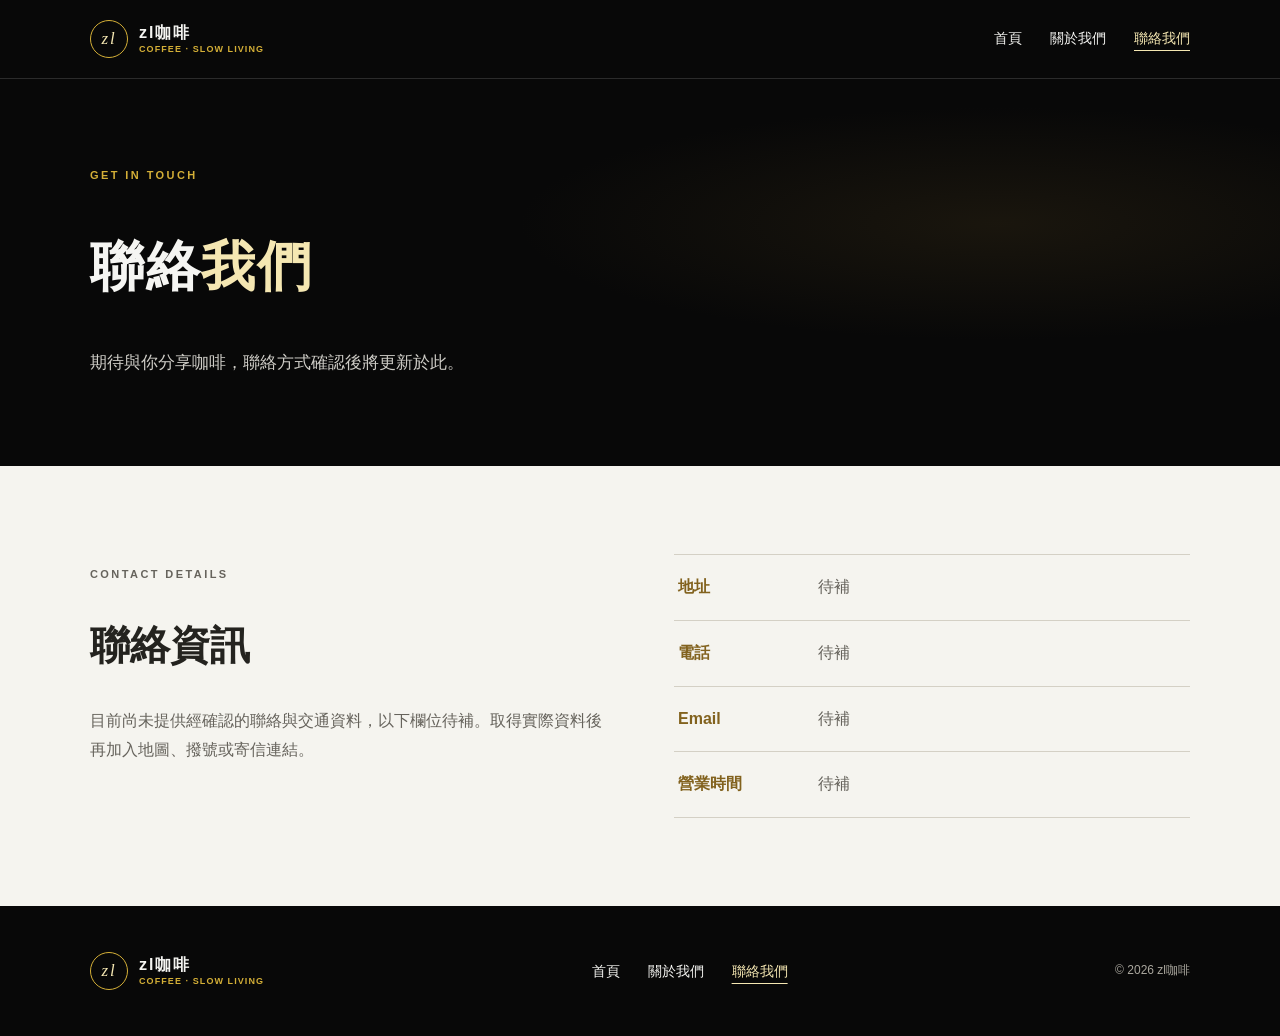
<file: pages/contact.html>
<!doctype html><html lang="zh-Hant"><head><meta charset="utf-8"><meta name="viewport" content="width=device-width,initial-scale=1"><meta name="description" content="zl咖啡聯絡資訊，詳細資料待確認。"><title>聯絡我們｜zl咖啡</title><link rel="stylesheet" href="assets/css/site.css"><script src="assets/js/site.js" defer></script></head><body><header class="header"><div class="wrap nav"><a class="brand" href="index.html"><b>zl</b><span>zl咖啡<small>COFFEE · SLOW LIVING</small></span></a><button class="menu" aria-expanded="false" aria-controls="nav" aria-label="開啟選單">☰</button><nav id="nav"><a href="index.html">首頁</a><a href="about.html">關於我們</a><a href="contact.html" aria-current="page">聯絡我們</a></nav></div></header><main><section class="page-hero"><div class="wrap"><p class="eyebrow">GET IN TOUCH</p><h1>聯絡<span>我們</span></h1><p class="lead">期待與你分享咖啡，聯絡方式確認後將更新於此。</p></div></section><section class="section"><div class="wrap contact"><div><p class="eyebrow">CONTACT DETAILS</p><h2>聯絡資訊</h2><p>目前尚未提供經確認的聯絡與交通資料，以下欄位待補。取得實際資料後再加入地圖、撥號或寄信連結。</p></div><dl><div><dt>地址</dt><dd>待補</dd></div><div><dt>電話</dt><dd>待補</dd></div><div><dt>Email</dt><dd>待補</dd></div><div><dt>營業時間</dt><dd>待補</dd></div></dl></div></section></main><footer><div class="wrap foot"><a class="brand" href="index.html"><b>zl</b><span>zl咖啡<small>COFFEE · SLOW LIVING</small></span></a><nav><a href="index.html">首頁</a><a href="about.html">關於我們</a><a href="contact.html" aria-current="page">聯絡我們</a></nav><p>© <span data-year>2026</span> zl咖啡</p></div></footer></body></html>
</file>
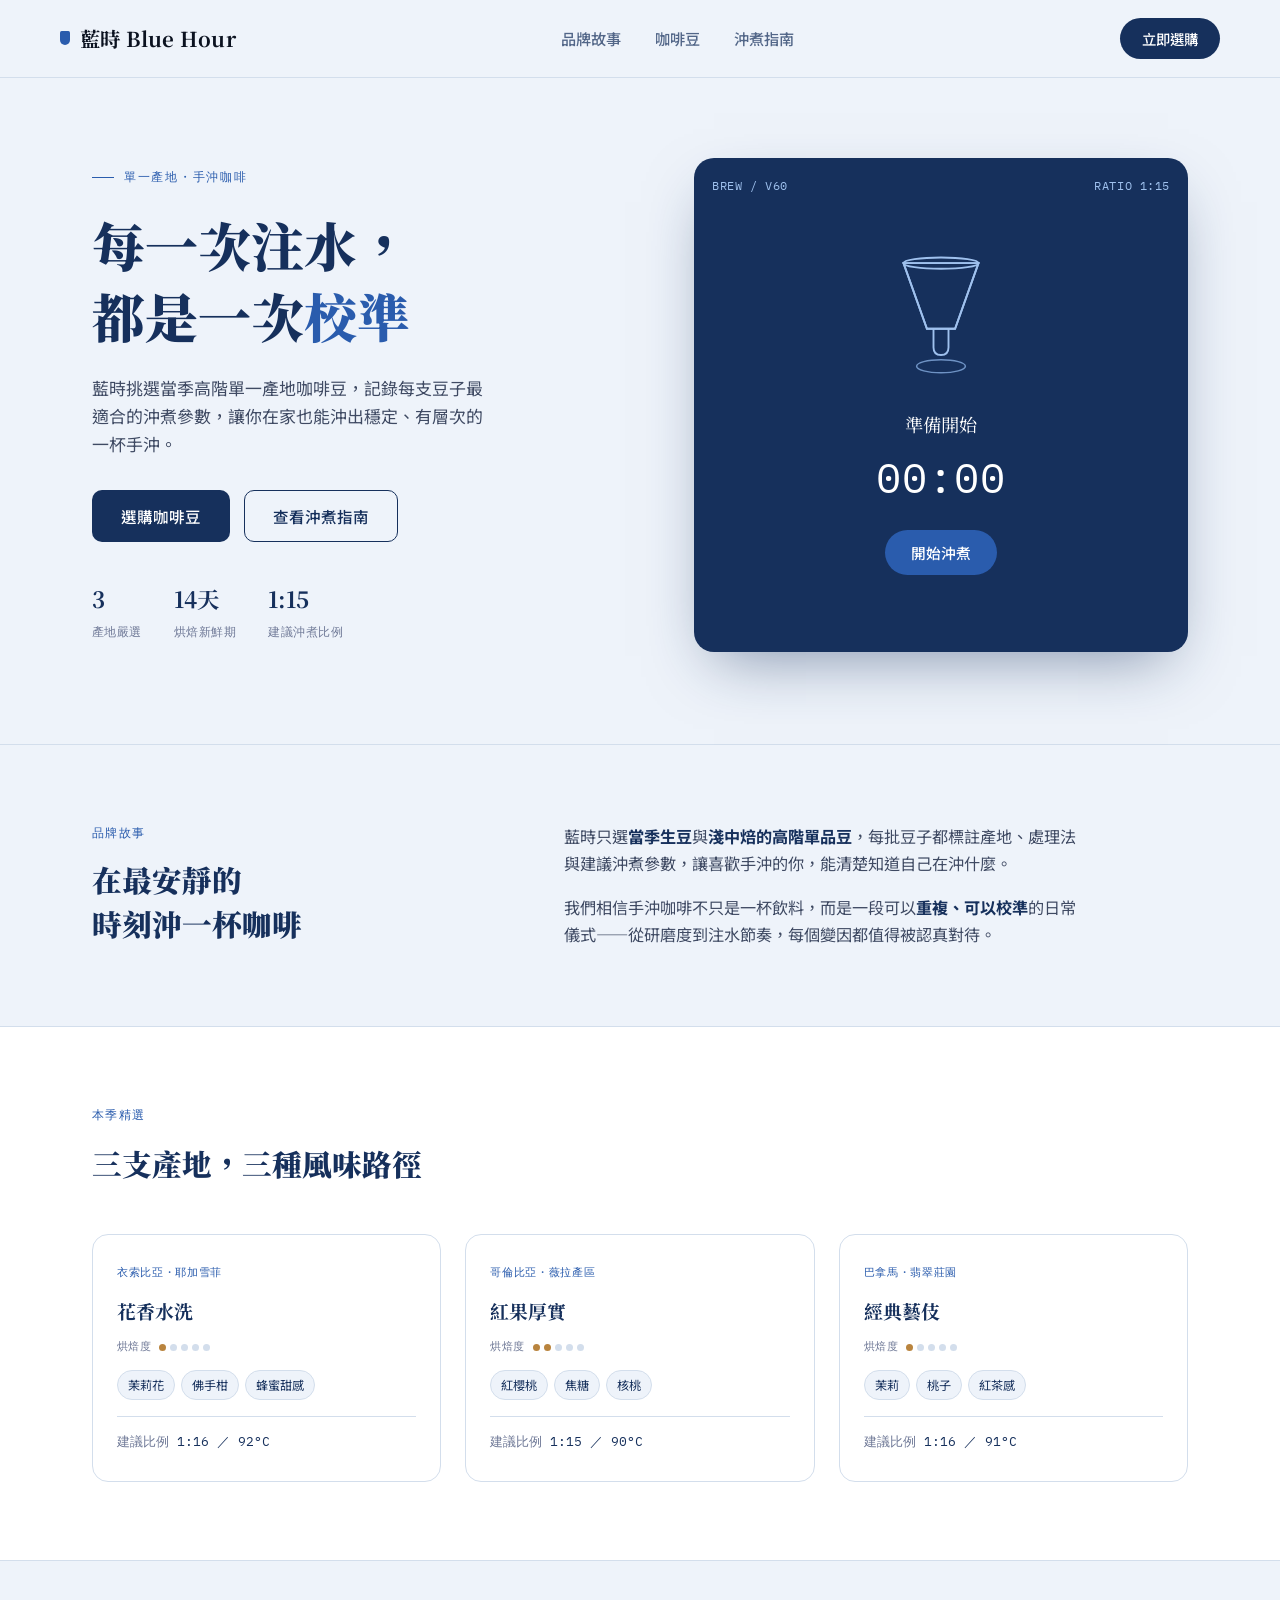
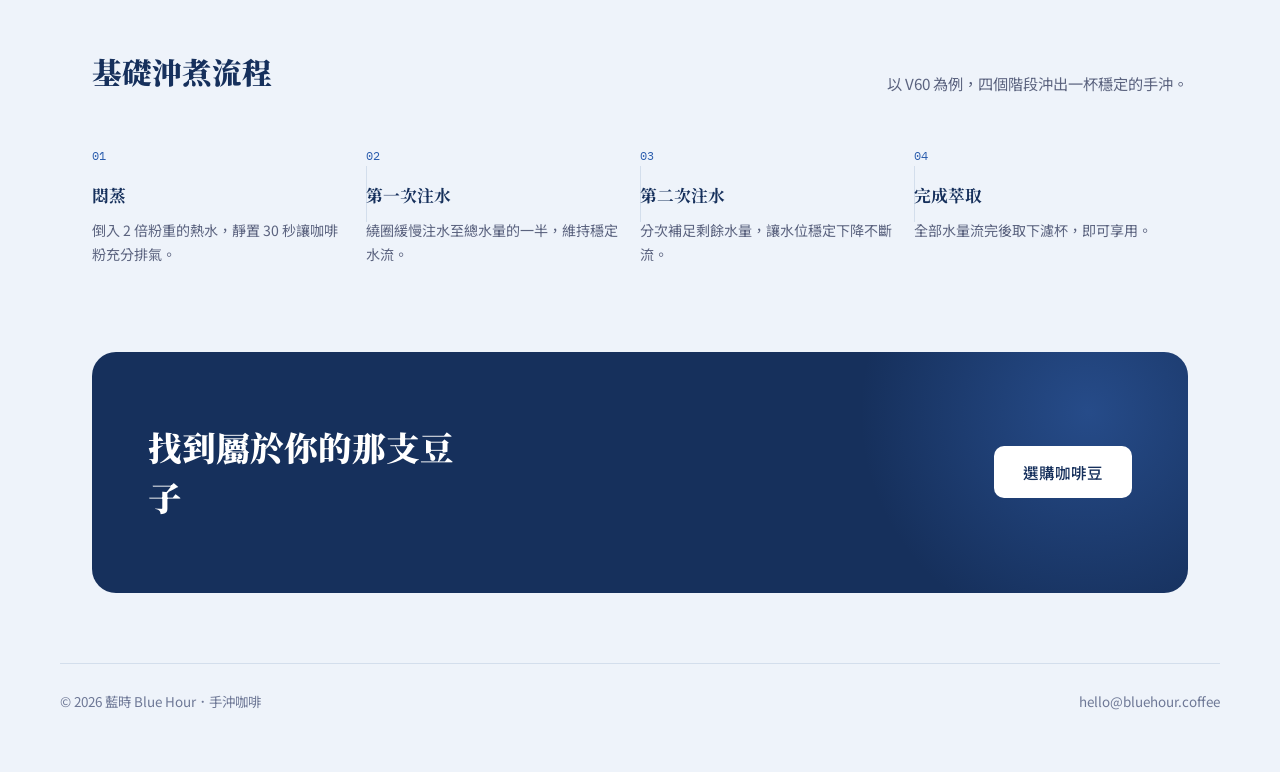
<file: w1/claude.html>
<!DOCTYPE html>
<html lang="zh-Hant">
<head>
<meta charset="UTF-8">
<meta name="viewport" content="width=device-width, initial-scale=1.0">
<title>藍時 Blue Hour｜手沖咖啡</title>
<link rel="preconnect" href="https://fonts.googleapis.com">
<link rel="preconnect" href="https://fonts.gstatic.com" crossorigin>
<link href="https://fonts.googleapis.com/css2?family=Noto+Serif+TC:wght@500;700;900&family=Noto+Sans+TC:wght@400;500;700&family=IBM+Plex+Mono:wght@400;500&display=swap" rel="stylesheet">
<style>
  :root{
    --ink: #0B1220;
    --deep: #16305C;
    --blue: #2A5CAD;
    --blue-bright: #3E74CC;
    --paper: #EEF3FA;
    --mist: #D3DEEC;
    --white: #FFFFFF;
    --roast: #B9843E;

    --display: 'Noto Serif TC', serif;
    --body: 'Noto Sans TC', sans-serif;
    --mono: 'IBM Plex Mono', monospace;
  }

  *{ box-sizing:border-box; margin:0; padding:0; }
  html{ scroll-behavior:smooth; }
  body{
    background: var(--paper);
    color: var(--ink);
    font-family: var(--body);
    line-height:1.65;
    -webkit-font-smoothing:antialiased;
  }
  a{ color:inherit; text-decoration:none; }
  ul{ list-style:none; }
  button{ font-family:inherit; cursor:pointer; }
  :focus-visible{ outline:2px solid var(--blue); outline-offset:3px; border-radius:4px; }

  .wrap{ max-width:1160px; margin:0 auto; padding:0 32px; }

  /* NAV */
  header.site{
    position:sticky; top:0; z-index:50;
    background: rgba(238,243,250,0.88);
    backdrop-filter: blur(10px);
    border-bottom:1px solid var(--mist);
  }
  .nav{ display:flex; align-items:center; justify-content:space-between; padding:18px 0; }
  .logo{ font-family:var(--display); font-weight:700; font-size:1.28rem; letter-spacing:0.02em; display:flex; align-items:center; gap:10px; }
  .logo .mark{ width:10px; height:14px; background:var(--blue); border-radius:2px 2px 6px 6px; }
  .nav-links{ display:flex; gap:34px; font-size:0.95rem; font-weight:500; color:var(--deep); }
  .nav-links a{ opacity:0.72; transition:opacity .15s ease; }
  .nav-links a:hover{ opacity:1; }
  .nav-cta{
    background:var(--deep); color:var(--white);
    padding:10px 22px; border-radius:999px; font-size:0.9rem; font-weight:500;
    border:none; transition:background .15s ease, transform .15s ease;
  }
  .nav-cta:hover{ background:var(--blue); transform:translateY(-1px); }

  /* HERO */
  .hero{ padding:80px 0 92px; }
  .hero-grid{ display:grid; grid-template-columns:1.05fr 0.95fr; gap:56px; align-items:center; }
  .eyebrow{
    font-family:var(--mono); font-size:0.76rem; letter-spacing:0.14em; text-transform:uppercase;
    color:var(--blue); display:flex; align-items:center; gap:10px; margin-bottom:22px;
  }
  .eyebrow::before{ content:""; width:22px; height:1px; background:var(--blue); }
  .hero h1{
    font-family:var(--display); font-weight:900; font-size:clamp(2.1rem,4.2vw,3.3rem);
    line-height:1.35; color:var(--deep); margin-bottom:22px;
  }
  .hero h1 em{ font-style:normal; color:var(--blue); }
  .hero p.lede{ font-size:1.06rem; color:#3F4A63; max-width:44ch; margin-bottom:32px; }
  .hero-actions{ display:flex; gap:14px; flex-wrap:wrap; margin-bottom:38px; }
  .btn-primary, .btn-ghost{
    padding:14px 28px; border-radius:10px; font-size:0.97rem; font-weight:500;
    border:1px solid transparent; transition:all .15s ease; display:inline-flex; align-items:center; gap:8px;
  }
  .btn-primary{ background:var(--deep); color:var(--white); }
  .btn-primary:hover{ background:var(--blue); transform:translateY(-1px); }
  .btn-ghost{ background:transparent; border-color:var(--deep); color:var(--deep); }
  .btn-ghost:hover{ background:var(--deep); color:var(--white); }

  .hero-stats{ display:flex; gap:32px; font-family:var(--mono); }
  .hero-stats div strong{ display:block; font-size:1.4rem; font-family:var(--display); color:var(--deep); }
  .hero-stats div span{ font-size:0.74rem; color:#6E7896; letter-spacing:0.04em; }

  /* SIGNATURE: brew timer */
  .brewer{
    position:relative; background:var(--deep); border-radius:20px;
    aspect-ratio:1/1; overflow:hidden;
    box-shadow:0 24px 60px -20px rgba(22,48,92,0.5);
    display:flex; flex-direction:column; align-items:center; justify-content:center;
    padding: 26px;
  }
  .brewer-hud{
    position:absolute; top:18px; left:18px; right:18px;
    display:flex; justify-content:space-between;
    font-family:var(--mono); font-size:0.72rem; color:#9FC1EE; letter-spacing:0.05em;
  }
  .brewer-stage{
    font-family:var(--display); color:var(--white); font-size:1.15rem;
    margin-top: 6px; margin-bottom: 4px; text-align:center; min-height: 1.6em;
  }
  .brewer-time{
    font-family:var(--mono); font-size:2.6rem; color:var(--white); letter-spacing:0.02em; margin-bottom:18px;
  }
  .dripper-svg{ width:150px; margin-bottom: 18px; }
  .brewer-btn{
    background:var(--blue); color:var(--white); border:none;
    padding:12px 26px; border-radius:999px; font-size:0.92rem; font-weight:500;
    transition:background .15s ease;
  }
  .brewer-btn:hover{ background:var(--blue-bright); }
  .brewer-btn:disabled{ opacity:0.55; cursor:default; }

  /* STORY */
  .story{ padding:78px 0; border-top:1px solid var(--mist); }
  .story-grid{ display:grid; grid-template-columns:0.8fr 1.2fr; gap:56px; }
  .section-label{
    font-family:var(--mono); font-size:0.76rem; letter-spacing:0.12em; text-transform:uppercase;
    color:var(--blue); margin-bottom:14px;
  }
  .story h2{ font-family:var(--display); font-weight:900; font-size:1.85rem; color:var(--deep); line-height:1.5; }
  .story-body p{ font-size:1.01rem; color:#3F4A63; margin-bottom:18px; max-width:58ch; }
  .story-body p:last-child{ margin-bottom:0; }
  .story-body strong{ color:var(--deep); }

  /* BEANS */
  .beans{ padding:78px 0; background:var(--white); border-top:1px solid var(--mist); border-bottom:1px solid var(--mist); }
  .beans-head{ max-width:640px; margin-bottom:46px; }
  .beans-head h2{ font-family:var(--display); font-weight:900; font-size:1.85rem; color:var(--deep); margin-top:10px; }
  .bean-cards{ display:grid; grid-template-columns:repeat(3,1fr); gap:24px; }
  .b-card{
    border:1px solid var(--mist); border-radius:16px; padding:28px 24px;
    transition:border-color .15s ease, transform .15s ease;
  }
  .b-card:hover{ border-color:var(--blue-bright); transform:translateY(-3px); }
  .b-card .origin{ font-family:var(--mono); font-size:0.7rem; color:var(--blue); letter-spacing:0.06em; margin-bottom:14px; }
  .b-card h3{ font-family:var(--display); font-weight:700; font-size:1.18rem; color:var(--deep); margin-bottom:12px; }
  .roast-bar{ display:flex; align-items:center; gap:8px; margin-bottom:14px; }
  .roast-bar .label{ font-family:var(--mono); font-size:0.68rem; color:#6E7896; letter-spacing:0.04em; }
  .roast-dots{ display:flex; gap:4px; }
  .roast-dots span{ width:7px; height:7px; border-radius:50%; background:var(--mist); }
  .roast-dots span.on{ background:var(--roast); }
  .flavor-tags{ display:flex; flex-wrap:wrap; gap:6px; margin-bottom:16px; }
  .flavor-tags span{
    font-size:0.76rem; padding:4px 10px; border-radius:999px;
    background:var(--paper); color:var(--deep); border:1px solid var(--mist);
  }
  .b-card .ratio{ font-family:var(--mono); font-size:0.82rem; color:var(--deep); border-top:1px solid var(--mist); padding-top:14px; }
  .b-card .ratio span{ color:#6E7896; }

  /* GUIDE */
  .guide{ padding:86px 0; }
  .guide-head{ display:flex; justify-content:space-between; align-items:flex-end; margin-bottom:50px; gap:24px; flex-wrap:wrap; }
  .guide-head h2{ font-family:var(--display); font-weight:900; font-size:1.85rem; color:var(--deep); }
  .guide-head p{ max-width:38ch; color:#5B637F; font-size:0.95rem; }
  .steps{ display:grid; grid-template-columns:repeat(4,1fr); position:relative; }
  .step{ position:relative; padding:0 22px 0 0; }
  .step:not(:last-child)::after{
    content:""; position:absolute; top:20px; right:-1px; width:1px; height:56px; background:var(--mist);
  }
  .step .num{ font-family:var(--mono); font-size:0.76rem; color:var(--blue); margin-bottom:16px; display:block; }
  .step h3{ font-family:var(--display); font-weight:700; font-size:1.05rem; color:var(--deep); margin-bottom:10px; }
  .step p{ font-size:0.88rem; color:#5B637F; }

  /* CTA */
  .cta{
    background:var(--deep); color:var(--white); border-radius:24px; margin:0 32px 32px;
    padding:70px 56px; position:relative; overflow:hidden;
  }
  .cta::before{
    content:""; position:absolute; width:460px; height:460px;
    background:radial-gradient(circle, rgba(62,116,204,0.4), transparent 70%);
    top:-170px; right:-130px; border-radius:50%;
  }
  .cta-inner{ position:relative; z-index:2; display:flex; justify-content:space-between; align-items:center; gap:40px; flex-wrap:wrap; }
  .cta h2{ font-family:var(--display); font-weight:900; font-size:clamp(1.5rem,2.8vw,2.1rem); max-width:16ch; line-height:1.5; }
  .cta .btn-primary{ background:var(--white); color:var(--deep); white-space:nowrap; }
  .cta .btn-primary:hover{ background:var(--paper); }

  footer.site{ padding:38px 32px 60px; }
  .footer-grid{
    max-width:1160px; margin:0 auto; display:flex; justify-content:space-between; align-items:center;
    flex-wrap:wrap; gap:16px; font-size:0.84rem; color:#6E7896; border-top:1px solid var(--mist); padding-top:26px;
  }

  @media (prefers-reduced-motion:reduce){ *{ animation-duration:0.001ms !important; transition-duration:0.001ms !important; } }

  @media (max-width:880px){
    .hero-grid{ grid-template-columns:1fr; }
    .brewer{ order:-1; max-width:400px; margin:0 auto 8px; }
    .story-grid{ grid-template-columns:1fr; gap:28px; }
    .bean-cards{ grid-template-columns:1fr; }
    .steps{ grid-template-columns:1fr 1fr; row-gap:32px; }
    .step:nth-child(2)::after{ display:none; }
    .nav-links{ display:none; }
    .cta{ margin:0 16px 16px; padding:46px 28px; }
    .cta-inner{ flex-direction:column; align-items:flex-start; }
  }
  @media (max-width:520px){
    .wrap{ padding:0 20px; }
    .steps{ grid-template-columns:1fr; }
    .step:not(:last-child)::after{ display:none; }
    .hero-stats{ gap:20px; }
  }
</style>
</head>
<body>

<header class="site">
  <nav class="wrap nav">
    <div class="logo"><span class="mark"></span>藍時 Blue Hour</div>
    <ul class="nav-links">
      <li><a href="#story">品牌故事</a></li>
      <li><a href="#beans">咖啡豆</a></li>
      <li><a href="#guide">沖煮指南</a></li>
    </ul>
    <button class="nav-cta">立即選購</button>
  </nav>
</header>

<section class="hero">
  <div class="wrap hero-grid">
    <div>
      <div class="eyebrow">單一產地・手沖咖啡</div>
      <h1>每一次注水，<br>都是一次<em>校準</em></h1>
      <p class="lede">藍時挑選當季高階單一產地咖啡豆，記錄每支豆子最適合的沖煮參數，讓你在家也能沖出穩定、有層次的一杯手沖。</p>
      <div class="hero-actions">
        <button class="btn-primary">選購咖啡豆</button>
        <button class="btn-ghost">查看沖煮指南</button>
      </div>
      <div class="hero-stats">
        <div><strong>3</strong><span>產地嚴選</span></div>
        <div><strong>14天</strong><span>烘焙新鮮期</span></div>
        <div><strong>1:15</strong><span>建議沖煮比例</span></div>
      </div>
    </div>

    <div class="brewer">
      <div class="brewer-hud">
        <span>BREW / V60</span>
        <span id="ratioTag">RATIO 1:15</span>
      </div>
      <svg class="dripper-svg" id="dripperSvg" viewBox="0 0 160 160" xmlns="http://www.w3.org/2000/svg">
        <path d="M40 30 L120 30 L95 100 L65 100 Z" fill="none" stroke="#9FC1EE" stroke-width="2"/>
        <rect id="waterLevel" x="65" y="98" width="30" height="0" fill="#3E74CC" opacity="0.85"/>
        <path d="M40 30 L120 30 L95 100 L65 100 Z" fill="none" stroke="#9FC1EE" stroke-width="2"/>
        <ellipse cx="80" cy="30" rx="40" ry="6" fill="none" stroke="#9FC1EE" stroke-width="2"/>
        <path d="M72 100 L72 120 Q72 128 80 128 Q88 128 88 120 L88 100" fill="none" stroke="#9FC1EE" stroke-width="2"/>
        <ellipse cx="80" cy="140" rx="26" ry="7" fill="none" stroke="#6E92C4" stroke-width="1.6"/>
        <line id="pourLine" x1="80" y1="8" x2="80" y2="30" stroke="#3E74CC" stroke-width="3" opacity="0"/>
      </svg>
      <div class="brewer-stage" id="stageLabel">準備開始</div>
      <div class="brewer-time" id="timeLabel">00:00</div>
      <button class="brewer-btn" id="brewBtn">開始沖煮</button>
    </div>
  </div>
</section>

<section class="story" id="story">
  <div class="wrap story-grid">
    <div>
      <div class="section-label">品牌故事</div>
      <h2>在最安靜的<br>時刻沖一杯咖啡</h2>
    </div>
    <div class="story-body">
      <p>藍時只選<strong>當季生豆</strong>與<strong>淺中焙的高階單品豆</strong>，每批豆子都標註產地、處理法與建議沖煮參數，讓喜歡手沖的你，能清楚知道自己在沖什麼。</p>
      <p>我們相信手沖咖啡不只是一杯飲料，而是一段可以<strong>重複、可以校準</strong>的日常儀式——從研磨度到注水節奏，每個變因都值得被認真對待。</p>
    </div>
  </div>
</section>

<section class="beans" id="beans">
  <div class="wrap">
    <div class="beans-head">
      <div class="section-label">本季精選</div>
      <h2>三支產地，三種風味路徑</h2>
    </div>
    <div class="bean-cards">
      <div class="b-card">
        <div class="origin">衣索比亞・耶加雪菲</div>
        <h3>花香水洗</h3>
        <div class="roast-bar">
          <span class="label">烘焙度</span>
          <div class="roast-dots"><span class="on"></span><span></span><span></span><span></span><span></span></div>
        </div>
        <div class="flavor-tags"><span>茉莉花</span><span>佛手柑</span><span>蜂蜜甜感</span></div>
        <div class="ratio"><span>建議比例</span> 1:16 ／ 92°C</div>
      </div>
      <div class="b-card">
        <div class="origin">哥倫比亞・薇拉產區</div>
        <h3>紅果厚實</h3>
        <div class="roast-bar">
          <span class="label">烘焙度</span>
          <div class="roast-dots"><span class="on"></span><span class="on"></span><span></span><span></span><span></span></div>
        </div>
        <div class="flavor-tags"><span>紅櫻桃</span><span>焦糖</span><span>核桃</span></div>
        <div class="ratio"><span>建議比例</span> 1:15 ／ 90°C</div>
      </div>
      <div class="b-card">
        <div class="origin">巴拿馬・翡翠莊園</div>
        <h3>經典藝伎</h3>
        <div class="roast-bar">
          <span class="label">烘焙度</span>
          <div class="roast-dots"><span class="on"></span><span></span><span></span><span></span><span></span></div>
        </div>
        <div class="flavor-tags"><span>茉莉</span><span>桃子</span><span>紅茶感</span></div>
        <div class="ratio"><span>建議比例</span> 1:16 ／ 91°C</div>
      </div>
    </div>
  </div>
</section>

<section class="guide" id="guide">
  <div class="wrap">
    <div class="guide-head">
      <h2>基礎沖煮流程</h2>
      <p>以 V60 為例，四個階段沖出一杯穩定的手沖。</p>
    </div>
    <div class="steps">
      <div class="step">
        <span class="num">01</span>
        <h3>悶蒸</h3>
        <p>倒入 2 倍粉重的熱水，靜置 30 秒讓咖啡粉充分排氣。</p>
      </div>
      <div class="step">
        <span class="num">02</span>
        <h3>第一次注水</h3>
        <p>繞圈緩慢注水至總水量的一半，維持穩定水流。</p>
      </div>
      <div class="step">
        <span class="num">03</span>
        <h3>第二次注水</h3>
        <p>分次補足剩餘水量，讓水位穩定下降不斷流。</p>
      </div>
      <div class="step">
        <span class="num">04</span>
        <h3>完成萃取</h3>
        <p>全部水量流完後取下濾杯，即可享用。</p>
      </div>
    </div>
  </div>
</section>

<div class="wrap" style="padding:0;">
  <div class="cta">
    <div class="cta-inner">
      <h2>找到屬於你的那支豆子</h2>
      <button class="btn-primary">選購咖啡豆</button>
    </div>
  </div>
</div>

<footer class="site">
  <div class="footer-grid">
    <div>© 2026 藍時 Blue Hour．手沖咖啡</div>
    <div>hello@bluehour.coffee</div>
  </div>
</footer>

<script>
  (function(){
    const btn = document.getElementById('brewBtn');
    const stageLabel = document.getElementById('stageLabel');
    const timeLabel = document.getElementById('timeLabel');
    const waterLevel = document.getElementById('waterLevel');
    const pourLine = document.getElementById('pourLine');

    const stages = [
      { name:'悶蒸中', dur:30, water:8 },
      { name:'第一次注水', dur:60, water:38 },
      { name:'第二次注水', dur:60, water:75 },
      { name:'萃取完成', dur:0, water:75 }
    ];

    let running = false;
    let stageIndex = 0;
    let elapsed = 0;
    let totalElapsed = 0;
    let timer = null;

    function fmt(s){
      const m = Math.floor(s/60).toString().padStart(2,'0');
      const sec = Math.floor(s%60).toString().padStart(2,'0');
      return m+':'+sec;
    }

    function tick(){
      totalElapsed += 1;
      elapsed += 1;
      timeLabel.textContent = fmt(totalElapsed);

      const stage = stages[stageIndex];
      const progress = stage.dur ? Math.min(elapsed/stage.dur, 1) : 1;
      const prevWater = stageIndex === 0 ? 0 : stages[stageIndex-1].water;
      const currentWater = prevWater + (stage.water - prevWater) * progress;
      waterLevel.setAttribute('y', 98 - currentWater*0.55);
      waterLevel.setAttribute('height', currentWater*0.55);

      pourLine.style.opacity = (stageIndex === 1 || stageIndex === 2) ? '0.9' : '0';

      if(stage.dur && elapsed >= stage.dur){
        stageIndex += 1;
        elapsed = 0;
        if(stageIndex >= stages.length - 1){
          stageLabel.textContent = stages[stages.length-1].name;
          pourLine.style.opacity = '0';
          clearInterval(timer);
          running = false;
          btn.disabled = false;
          btn.textContent = '再沖一次';
          return;
        }
        stageLabel.textContent = stages[stageIndex].name;
      }
    }

    btn.addEventListener('click', () => {
      if(running) return;
      running = true;
      stageIndex = 0;
      elapsed = 0;
      totalElapsed = 0;
      waterLevel.setAttribute('y', 98);
      waterLevel.setAttribute('height', 0);
      stageLabel.textContent = stages[0].name;
      timeLabel.textContent = '00:00';
      btn.disabled = true;
      btn.textContent = '沖煮中…';
      timer = setInterval(tick, 1000);
    });
  })();
</script>

</body>
</html>
</file>
<file: pages/assets/css/site.css>
:root{--black:#080808;--panel:#151513;--gold:#d4af37;--light:#f5e7b2;--white:#f5f5f2;--muted:#aaa79e;--line:#34332e}*{box-sizing:border-box}body{margin:0;background:#f5f4ef;color:#24231f;font:16px/1.8 "Noto Sans TC","Microsoft JhengHei",sans-serif}a{color:inherit;text-decoration:none}:focus-visible{outline:3px solid var(--gold);outline-offset:3px}.wrap{width:min(1100px,calc(100% - 44px));margin:auto}.header{position:absolute;z-index:2;inset:0 0 auto;color:var(--white);border-bottom:1px solid #ffffff24}.nav,.foot{display:flex;align-items:center;justify-content:space-between;min-height:78px;gap:24px}.brand{display:flex;align-items:center;gap:11px;font-weight:700;letter-spacing:.12em}.brand b{display:grid;place-items:center;width:38px;height:38px;border:1px solid var(--gold);border-radius:50%;color:var(--light);font:italic 17px Georgia}.brand span{line-height:1.3}.brand small{display:block;color:var(--gold);font-size:9px;letter-spacing:.12em}.nav nav,footer nav{display:flex;gap:28px}.nav nav a,footer nav a{font-size:14px}.nav nav a[aria-current=page],footer nav a[aria-current=page]{color:var(--light);text-decoration:underline;text-underline-offset:7px}.menu{display:none;color:var(--white);background:none;border:1px solid var(--gold);padding:8px 12px}.hero,.page-hero{background:radial-gradient(ellipse at 78% 48%,#4a3b1c44,transparent 34%),var(--black);color:var(--white)}.hero{min-height:650px;padding:135px 0 75px;display:flex;align-items:center}.hero-grid{display:grid;grid-template-columns:1.05fr .95fr;align-items:center;gap:48px}.hero h1,.page-hero h1{font:700 clamp(40px,6vw,68px)/1.35 "Noto Serif TC","Microsoft JhengHei",serif;letter-spacing:.03em}.hero h1 span,.page-hero h1 span{color:var(--light)}h2{font:700 clamp(28px,4vw,40px)/1.4 "Noto Serif TC","Microsoft JhengHei",serif}.eyebrow{color:#8b6b26;font-size:11px;font-weight:700;letter-spacing:.22em}.hero .eyebrow,.page-hero .eyebrow,.cta .eyebrow{color:var(--gold)}.lead{color:#cfcdc7;font-size:17px}.hero figure,.environment{margin:0;text-align:center}.hero img,.environment img{width:100%;max-width:440px}.hero figcaption,.environment figcaption{color:var(--muted);font-size:12px}.actions{display:flex;gap:14px;margin-top:28px}.btn{display:inline-flex;align-items:center;justify-content:center;min-height:48px;padding:10px 22px;font-weight:700;letter-spacing:.06em}.gold{background:var(--gold);color:#111}.outline{border:1px solid var(--gold);color:var(--light)}.section{padding:88px 0}.split,.story,.contact{display:grid;grid-template-columns:1fr 1fr;gap:68px;align-items:start}.split p,.story p,.contact p{color:#66635c}.note{font-size:13px;color:#837c6d}.text-link{color:#82621e;font-weight:bold}.dark{background:#111;color:var(--white)}.dark .eyebrow{color:var(--gold)}.cards{display:grid;grid-template-columns:repeat(3,1fr);gap:16px;margin-top:30px}.cards article{padding:26px;background:var(--panel);border:1px solid #38362e}.cards i,.values b{color:var(--gold);font:italic 17px Georgia}.cards h3,.values h3{margin:18px 0 8px;font:600 21px "Noto Serif TC","Microsoft JhengHei",serif}.cards p{color:#bbb8b0}.cta{padding:68px 0;text-align:center;background:#201d17;color:var(--white)}.page-hero{padding:155px 0 70px}.page-hero h1{font-size:54px}.values{display:grid;gap:12px;margin:25px 0}.values article{padding:14px 18px;background:#eeece5;border-left:2px solid var(--gold)}.values h3{display:inline;margin:0 0 0 12px}.values p{margin:5px 0 0}.environment{padding:22px;background:#171715}dl{margin:0;border-top:1px solid #d4d0c5}dl>div{display:grid;grid-template-columns:140px 1fr;padding:18px 4px;border-bottom:1px solid #d4d0c5}dt{font-weight:bold;color:#82621e}dd{margin:0;color:#66635c}footer{padding:26px 0;background:#080808;color:var(--white)}footer p{margin:0;color:var(--muted);font-size:12px}@media(max-width:760px){.wrap{width:calc(100% - 36px)}.hero-grid,.split,.story,.contact{grid-template-columns:1fr;gap:30px}.hero{min-height:0;padding:125px 0 60px}.hero img{max-width:340px}.cards{grid-template-columns:1fr}.section{padding:65px 0}.foot{align-items:flex-start;flex-direction:column;padding:20px 0}.foot nav{flex-wrap:wrap}.page-hero{padding:130px 0 55px}}@media(max-width:600px){.nav{min-height:68px}.menu{display:block}.nav nav{position:absolute;top:68px;left:0;right:0;display:none;flex-direction:column;gap:0;padding:8px 20px 14px;background:#080808}.nav nav.open{display:flex}.nav nav a{padding:12px 0}.hero h1{font-size:42px}.actions .btn{flex:1;padding-inline:12px}dl>div{grid-template-columns:100px 1fr}}@media(prefers-reduced-motion:reduce){html{scroll-behavior:auto}}
</file>
